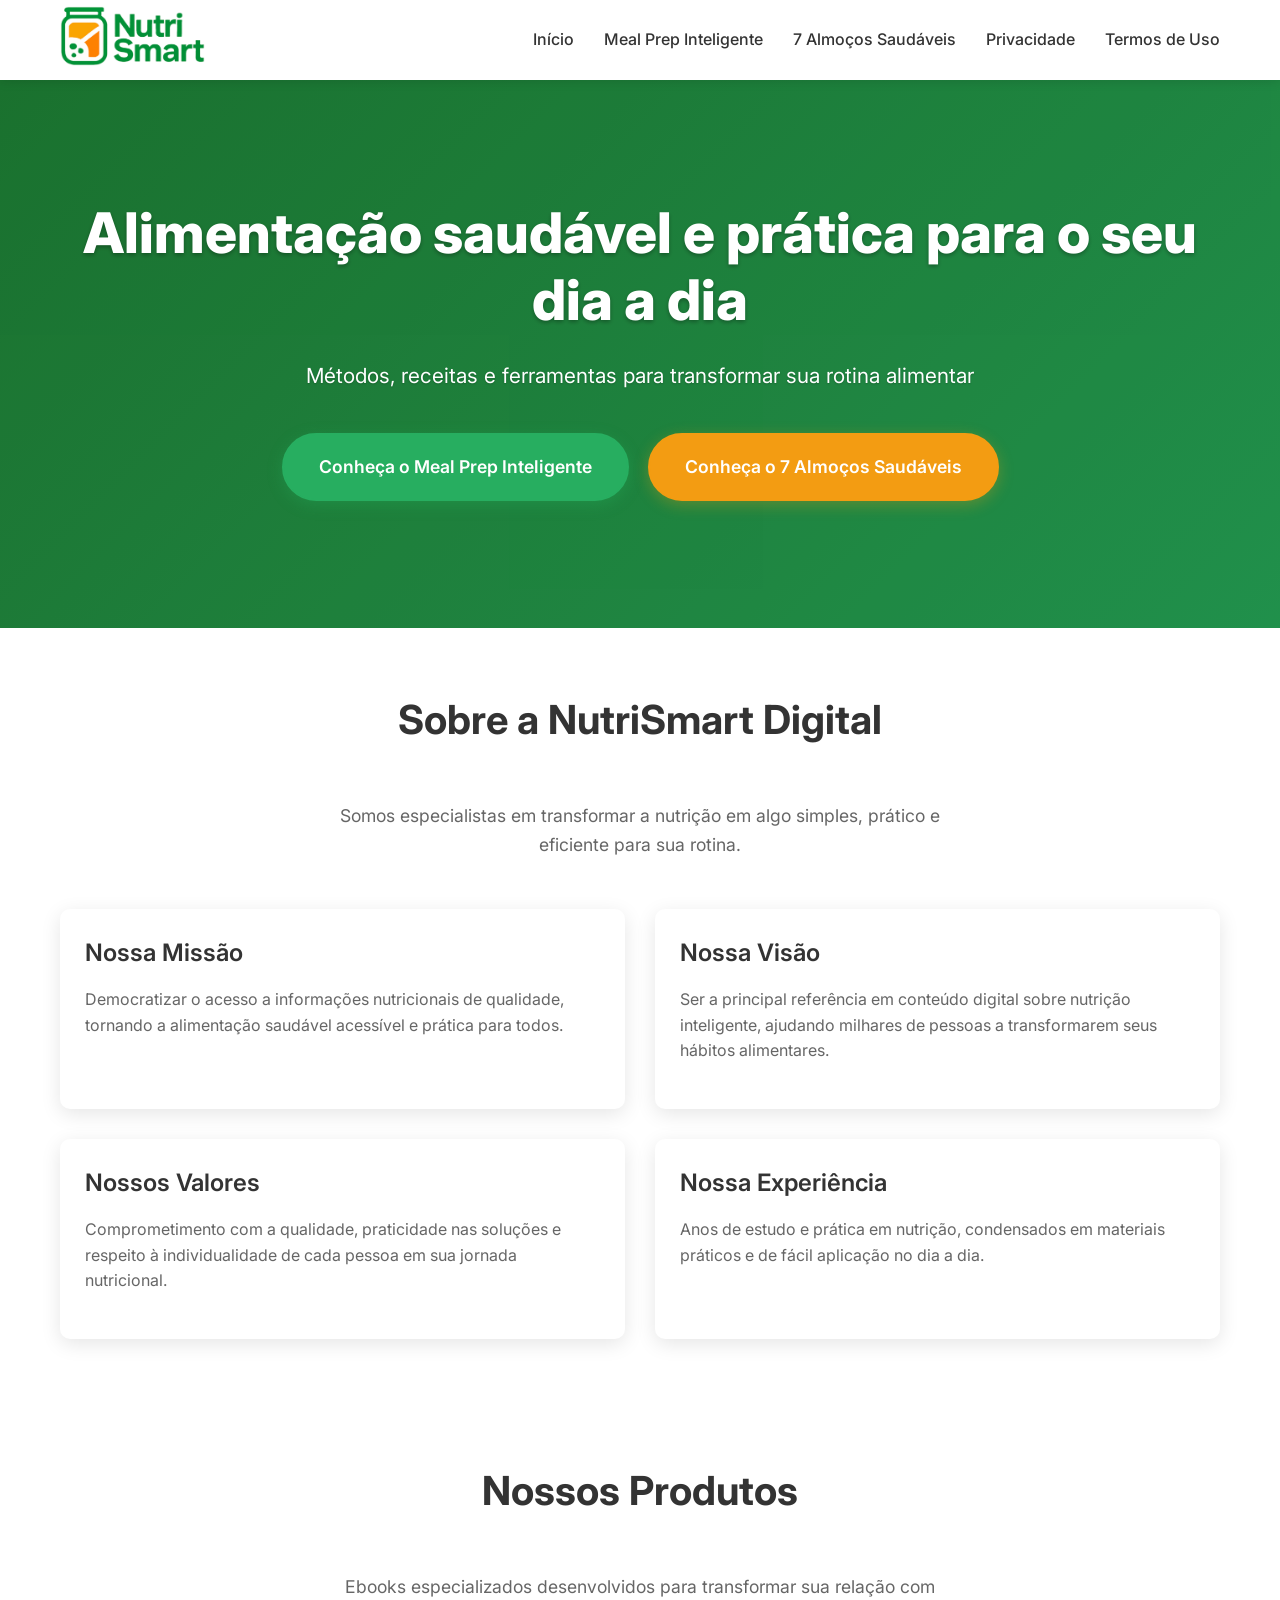
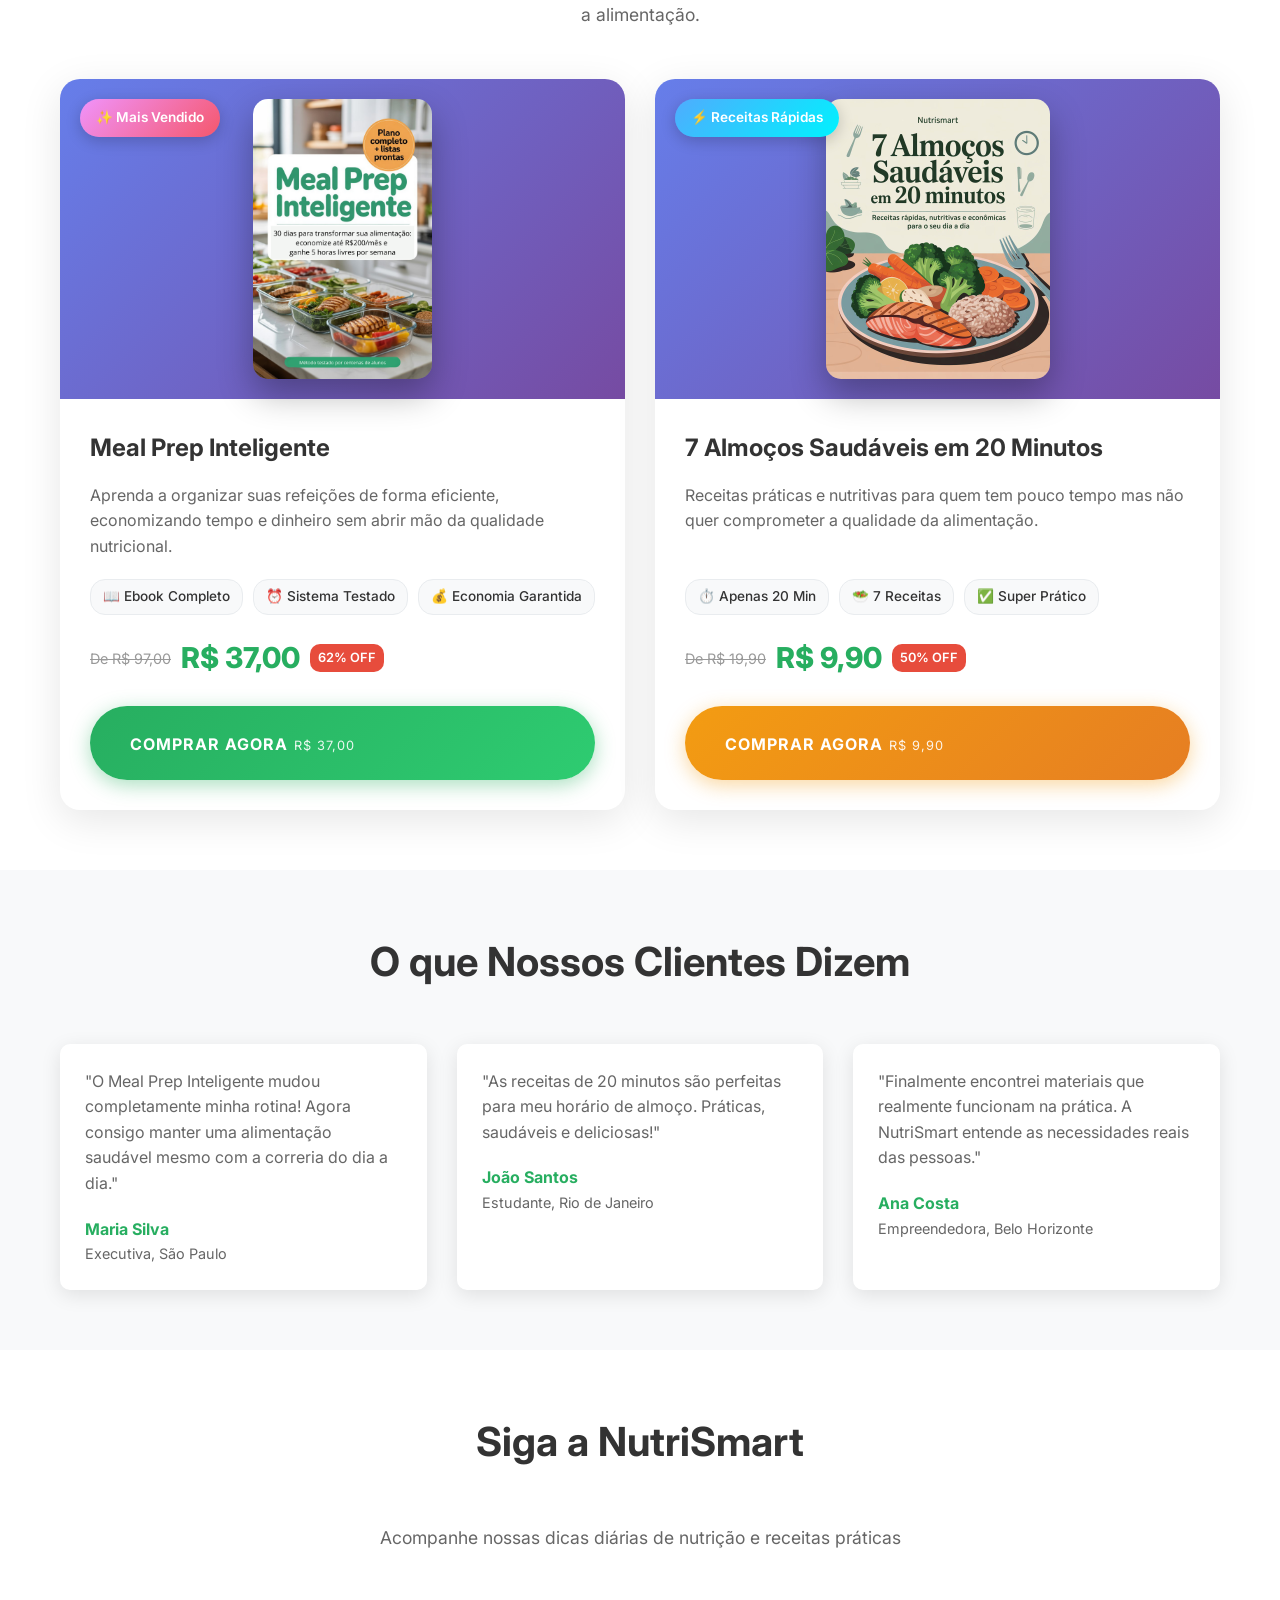
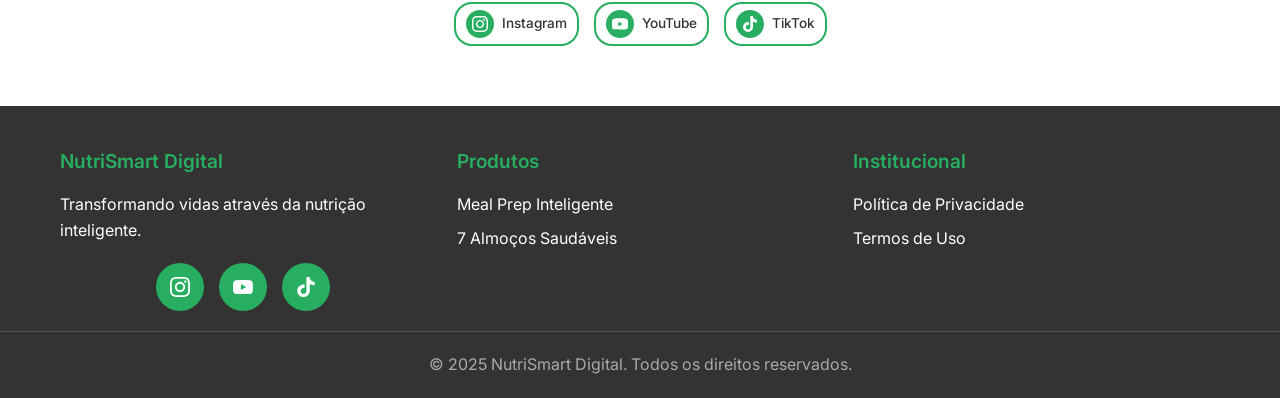
<file: index.html>
<!DOCTYPE html>
<html lang="pt-BR">
<head>
    <meta charset="UTF-8">
    <meta name="viewport" content="width=device-width, initial-scale=1.0">
    
    <!-- Primary Meta Tags -->
    <title>NutriSmart Digital - Transforme sua Alimentação com Inteligência</title>
    <meta name="title" content="NutriSmart Digital - Transforme sua Alimentação com Inteligência">
    <meta name="description" content="NutriSmart Digital oferece ebooks especializados em nutrição inteligente para uma vida mais saudável e prática. Meal prep, receitas rápidas e alimentação saudável.">
    <meta name="keywords" content="nutrição, alimentação saudável, meal prep, ebooks nutrição, receitas saudáveis, dieta, emagrecimento, vida saudável">
    <meta name="author" content="NutriSmart Digital">
    <meta name="robots" content="index, follow">
    <link rel="canonical" href="http://nutrismartdigital.com.br/">
    <link rel="shortcut icon" href="favicon.ico" type="image/x-icon">
    <!-- Open Graph / Facebook -->
    <meta property="og:type" content="website">
    <meta property="og:url" content="http://nutrismartdigital.com.br/">
    <meta property="og:title" content="NutriSmart Digital - Transforme sua Alimentação com Inteligência">
    <meta property="og:description" content="Descubra ebooks especializados em nutrição inteligente. Meal prep eficiente e receitas saudáveis para transformar sua rotina alimentar.">
    <meta property="og:image" content="https://i.ibb.co/1GGL9BC9/Nutri-Smart.png">
    <meta property="og:image:alt" content="Logo da NutriSmart Digital - Nutrição Inteligente">
    <meta property="og:image:width" content="1200">
    <meta property="og:image:height" content="630">
    <meta property="og:site_name" content="NutriSmart Digital">
    <meta property="og:locale" content="pt_BR">
    
    <!-- Twitter -->
    <meta name="twitter:card" content="summary_large_image">
    <meta name="twitter:url" content="http://nutrismartdigital.com.br/">
    <meta name="twitter:title" content="NutriSmart Digital - Transforme sua Alimentação com Inteligência">
    <meta name="twitter:description" content="Descubra ebooks especializados em nutrição inteligente. Meal prep eficiente e receitas saudáveis para transformar sua rotina alimentar.">
    <meta name="twitter:image" content="https://i.ibb.co/1GGL9BC9/Nutri-Smart.png">
    <meta name="twitter:image:alt" content="Logo da NutriSmart Digital">
    <meta name="twitter:site" content="@nutrismart_digital">
    <meta name="twitter:creator" content="@nutrismart_digital">
    
    <!-- Additional SEO Meta Tags -->
    <meta name="theme-color" content="#27ae60">
    <meta name="msapplication-TileColor" content="#27ae60">
    <meta name="application-name" content="NutriSmart Digital">
    <meta name="mobile-web-app-capable" content="yes">
    <meta name="apple-mobile-web-app-capable" content="yes">
    <meta name="apple-mobile-web-app-status-bar-style" content="default">
    <meta name="apple-mobile-web-app-title" content="NutriSmart Digital">
    
    <!-- Structured Data -->
    <script type="application/ld+json">
    {
        "@context": "https://schema.org",
        "@type": "Organization",
        "name": "NutriSmart Digital",
        "url": "http://nutrismartdigital.com.br/",
        "logo": "https://i.ibb.co/1GGL9BC9/Nutri-Smart.png",
        "description": "NutriSmart Digital oferece ebooks especializados em nutrição inteligente para uma vida mais saudável e prática.",
        "sameAs": [
            "https://www.instagram.com/nutrismart.digital/",
            "https://www.youtube.com/@NutriSmart.digital",
            "https://www.tiktok.com/@nutrismart.digital"
        ],
        "contactPoint": {
            "@type": "ContactPoint",
            "contactType": "customer service",
            "availableLanguage": "Portuguese"
        }
    }
    </script>
    
    <link rel="stylesheet" href="css/styles.css">
</head>
<body>
    <header>
        <div class="header-container">
            <div class="logo">
                <img src="img/nutrismart-logo.png" alt="NutriSmart Digital">
            </div>
            <nav>
                <ul>
                    <li><a href="index.html">Início</a></li>
                    <li><a href="mealprep-inteligente/index.html">Meal Prep Inteligente</a></li>
                    <li><a href="7-almocos-saudaveis-em-20-minutos/index.html">7 Almoços Saudáveis</a></li>
                    <li><a href="politica-de-privacidade.html">Privacidade</a></li>
                    <li><a href="termos-de-uso.html">Termos de Uso</a></li>
                </ul>
            </nav>
            <div class="menu-toggle" onclick="toggleMenu()">
                <span></span>
                <span></span>
                <span></span>
            </div>
        </div>
    </header>

    <main>
        <!-- Hero Section -->
        <section class="hero">
            <div class="container">
                <h1>Alimentação saudável e prática para o seu dia a dia</h1>
                <p>Métodos, receitas e ferramentas para transformar sua rotina alimentar</p>
                <div style="margin-top: 30px;">
                    <a href="mealprep-inteligente/index.html" class="btn btn-primary" style="margin-right: 15px;">Conheça o Meal Prep Inteligente</a>
                    <a href="7-almocos-saudaveis-em-20-minutos/index.html" class="btn btn-secondary">Conheça o 7 Almoços Saudáveis</a>
                </div>
            </div>
        </section>

        <!-- Sobre a NutriSmart -->
        <section class="section">
            <div class="container">
                <h2 class="section-title">Sobre a NutriSmart Digital</h2>
                <p class="section-subtitle">Somos especialistas em transformar a nutrição em algo simples, prático e eficiente para sua rotina.</p>
                
                <div class="grid grid-2">
                    <div class="card">
                        <div class="card-content">
                            <h3 class="card-title">Nossa Missão</h3>
                            <p class="card-text">Democratizar o acesso a informações nutricionais de qualidade, tornando a alimentação saudável acessível e prática para todos.</p>
                        </div>
                    </div>
                    
                    <div class="card">
                        <div class="card-content">
                            <h3 class="card-title">Nossa Visão</h3>
                            <p class="card-text">Ser a principal referência em conteúdo digital sobre nutrição inteligente, ajudando milhares de pessoas a transformarem seus hábitos alimentares.</p>
                        </div>
                    </div>
                    
                    <div class="card">
                        <div class="card-content">
                            <h3 class="card-title">Nossos Valores</h3>
                            <p class="card-text">Comprometimento com a qualidade, praticidade nas soluções e respeito à individualidade de cada pessoa em sua jornada nutricional.</p>
                        </div>
                    </div>
                    
                    <div class="card">
                        <div class="card-content">
                            <h3 class="card-title">Nossa Experiência</h3>
                            <p class="card-text">Anos de estudo e prática em nutrição, condensados em materiais práticos e de fácil aplicação no dia a dia.</p>
                        </div>
                    </div>
                </div>
            </div>
        </section>

        <!-- Nossos Produtos -->
        <section id="produtos" class="section">
            <div class="container">
                <h2 class="section-title">Nossos Produtos</h2>
                <p class="section-subtitle">Ebooks especializados desenvolvidos para transformar sua relação com a alimentação.</p>
                
                <div class="grid grid-2">
                    <div class="product-card enhanced">
                        <div class="product-badge bestseller">✨ Mais Vendido</div>
                        <div class="product-image-container">
                            <img src="img/meal-prep-inteligente.png" alt="Meal Prep Inteligente" class="product-image no-select">
                        </div>
                        <div class="product-content">
                            <h3 class="card-title">Meal Prep Inteligente</h3>
                            <p class="card-text">Aprenda a organizar suas refeições de forma eficiente, economizando tempo e dinheiro sem abrir mão da qualidade nutricional.</p>
                            <div class="product-features">
                                <div class="feature">📖 Ebook Completo</div>
                                <div class="feature">⏰ Sistema Testado</div>
                                <div class="feature">💰 Economia Garantida</div>
                            </div>
                            <div class="product-pricing">
                                <span class="original-price">De R$ 97,00</span>
                                <span class="current-price">R$ 37,00</span>
                                <span class="discount-badge">62% OFF</span>
                            </div>
                            <a href="mealprep-inteligente/index.html" class="btn btn-cta btn-cta-primary">
                                <span class="btn-text">Comprar Agora</span>
                                <span class="btn-subtitle">R$ 37,00</span>
                            </a>
                        </div>
                    </div>
                    
                    <div class="product-card enhanced">
                        <div class="product-badge quick">⚡ Receitas Rápidas</div>
                        <div class="product-image-container">
                            <img src="img/7-almocos-saudaveis.jpg" alt="7 Almoços Saudáveis em 20 Minutos" class="product-image no-select">
                        </div>
                        <div class="product-content">
                            <h3 class="card-title">7 Almoços Saudáveis em 20 Minutos</h3>
                            <p class="card-text">Receitas práticas e nutritivas para quem tem pouco tempo mas não quer comprometer a qualidade da alimentação.</p>
                            <div class="product-features">
                                <div class="feature">⏱️ Apenas 20 Min</div>
                                <div class="feature">🥗 7 Receitas</div>
                                <div class="feature">✅ Super Prático</div>
                            </div>
                            <div class="product-pricing">
                                <span class="original-price">De R$ 19,90</span>
                                <span class="current-price">R$ 9,90</span>
                                <span class="discount-badge">50% OFF</span>
                            </div>
                            <a href="7-almocos-saudaveis-em-20-minutos/index.html" class="btn btn-cta btn-cta-secondary">
                                <span class="btn-text">Comprar Agora</span>
                                <span class="btn-subtitle">R$ 9,90</span>
                            </a>
                        </div>
                    </div>
                </div>
            </div>
        </section>

        <!-- Prova Social -->
        <section class="section" style="background-color: #f8f9fa;">
            <div class="container">
                <h2 class="section-title">O que Nossos Clientes Dizem</h2>
                
                <div class="grid grid-3">
                    <div class="card">
                        <div class="card-content">
                            <p class="card-text">"O Meal Prep Inteligente mudou completamente minha rotina! Agora consigo manter uma alimentação saudável mesmo com a correria do dia a dia."</p>
                            <h4 style="color: #27ae60; margin-top: 15px;">Maria Silva</h4>
                            <p style="font-size: 0.9rem; color: #666;">Executiva, São Paulo</p>
                        </div>
                    </div>
                    
                    <div class="card">
                        <div class="card-content">
                            <p class="card-text">"As receitas de 20 minutos são perfeitas para meu horário de almoço. Práticas, saudáveis e deliciosas!"</p>
                            <h4 style="color: #27ae60; margin-top: 15px;">João Santos</h4>
                            <p style="font-size: 0.9rem; color: #666;">Estudante, Rio de Janeiro</p>
                        </div>
                    </div>
                    
                    <div class="card">
                        <div class="card-content">
                            <p class="card-text">"Finalmente encontrei materiais que realmente funcionam na prática. A NutriSmart entende as necessidades reais das pessoas."</p>
                            <h4 style="color: #27ae60; margin-top: 15px;">Ana Costa</h4>
                            <p style="font-size: 0.9rem; color: #666;">Empreendedora, Belo Horizonte</p>
                        </div>
                    </div>
                </div>
            </div>
        </section>

        <!-- Siga a NutriSmart -->
        <section class="section">
            <div class="container">
                <h2 class="section-title">Siga a NutriSmart</h2>
                <p class="section-subtitle">Acompanhe nossas dicas diárias de nutrição e receitas práticas</p>
                
                <div class="social-icons">
                    <a href="https://www.instagram.com/nutrismart.digital/" target="_blank" class="social-icon">
                        <div class="social-icon-circle">
                            <svg xmlns="http://www.w3.org/2000/svg" viewBox="0 0 24 24" fill="currentColor">
                                <path d="M12 2.163c3.204 0 3.584.012 4.85.07 3.252.148 4.771 1.691 4.919 4.919.058 1.265.069 1.645.069 4.849 0 3.205-.012 3.584-.069 4.849-.149 3.225-1.664 4.771-4.919 4.919-1.266.058-1.644.07-4.85.07-3.204 0-3.584-.012-4.849-.07-3.26-.149-4.771-1.699-4.919-4.92-.058-1.265-.07-1.644-.07-4.849 0-3.204.013-3.583.07-4.849.149-3.227 1.664-4.771 4.919-4.919 1.266-.057 1.645-.069 4.849-.069zm0-2.163c-3.259 0-3.667.014-4.947.072-4.358.2-6.78 2.618-6.98 6.98-.059 1.281-.073 1.689-.073 4.948 0 3.259.014 3.668.072 4.948.2 4.358 2.618 6.78 6.98 6.98 1.281.058 1.689.072 4.948.072 3.259 0 3.668-.014 4.948-.072 4.354-.2 6.782-2.618 6.979-6.98.059-1.28.073-1.689.073-4.948 0-3.259-.014-3.667-.072-4.947-.196-4.354-2.617-6.78-6.979-6.98-1.281-.059-1.69-.073-4.949-.073zm0 5.838c-3.403 0-6.162 2.759-6.162 6.162s2.759 6.163 6.162 6.163 6.162-2.759 6.162-6.163c0-3.403-2.759-6.162-6.162-6.162zm0 10.162c-2.209 0-4-1.79-4-4 0-2.209 1.791-4 4-4s4 1.791 4 4c0 2.21-1.791 4-4 4zm6.406-11.845c-.796 0-1.441.645-1.441 1.44s.645 1.44 1.441 1.44c.795 0 1.439-.645 1.439-1.44s-.644-1.44-1.439-1.44z"/>
                            </svg>
                        </div>
                        <span class="social-icon-text">Instagram</span>
                    </a>
                    <a href="https://www.youtube.com/@NutriSmart.digital" target="_blank" class="social-icon">
                        <div class="social-icon-circle">
                            <svg xmlns="http://www.w3.org/2000/svg" viewBox="0 0 24 24" fill="currentColor">
                                <path d="M23.498 6.186a3.016 3.016 0 0 0-2.122-2.136C19.505 3.545 12 3.545 12 3.545s-7.505 0-9.377.505A3.017 3.017 0 0 0 .502 6.186C0 8.07 0 12 0 12s0 3.93.502 5.814a3.016 3.016 0 0 0 2.122 2.136c1.871.505 9.376.505 9.376.505s7.505 0 9.377-.505a3.015 3.015 0 0 0 2.122-2.136C24 15.93 24 12 24 12s0-3.93-.502-5.814zM9.545 15.568V8.432L15.818 12l-6.273 3.568z"/>
                            </svg>
                        </div>
                        <span class="social-icon-text">YouTube</span>
                    </a>
                    <a href="https://www.tiktok.com/@nutrismart.digital" target="_blank" class="social-icon">
                        <div class="social-icon-circle">
                            <svg xmlns="http://www.w3.org/2000/svg" viewBox="0 0 24 24" fill="currentColor">
                                <path d="M12.525.02c1.31-.02 2.61-.01 3.91-.02.08 1.53.63 3.09 1.75 4.17 1.12 1.11 2.7 1.62 4.24 1.79v4.03c-1.44-.05-2.89-.35-4.2-.97-.57-.26-1.1-.59-1.62-.93-.01 2.92.01 5.84-.02 8.75-.08 1.4-.54 2.79-1.35 3.94-1.31 1.92-3.58 3.17-5.91 3.21-1.43.08-2.86-.31-4.08-1.03-2.02-1.19-3.44-3.37-3.65-5.71-.02-.5-.03-1-.01-1.49.18-1.9 1.12-3.72 2.58-4.96 1.66-1.44 3.98-2.13 6.15-1.72.02 1.48-.04 2.96-.04 4.44-.99-.32-2.15-.23-3.02.37-.63.41-1.11 1.04-1.36 1.75-.21.51-.15 1.07-.14 1.61.24 1.64 1.82 3.02 3.5 2.87 1.12-.01 2.19-.66 2.77-1.61.19-.33.4-.67.41-1.06.1-1.79.06-3.57.07-5.36.01-4.03-.01-8.05.02-12.07z"/>
                            </svg>
                        </div>
                        <span class="social-icon-text">TikTok</span>
                    </a>
                </div>
            </div>
        </section>
    </main>

    <footer>
        <div class="footer-content">
            <div class="footer-section">
                <h3>NutriSmart Digital</h3>
                <p>Transformando vidas através da nutrição inteligente.</p>
                <div class="social-icons">
                    <a href="https://www.instagram.com/nutrismart.digital/" target="_blank" class="social-icon">
                        <svg xmlns="http://www.w3.org/2000/svg" viewBox="0 0 24 24" fill="currentColor">
                            <path d="M12 2.163c3.204 0 3.584.012 4.85.07 3.252.148 4.771 1.691 4.919 4.919.058 1.265.069 1.645.069 4.849 0 3.205-.012 3.584-.069 4.849-.149 3.225-1.664 4.771-4.919 4.919-1.266.058-1.644.07-4.85.07-3.204 0-3.584-.012-4.849-.07-3.26-.149-4.771-1.699-4.919-4.92-.058-1.265-.07-1.644-.07-4.849 0-3.204.013-3.583.07-4.849.149-3.227 1.664-4.771 4.919-4.919 1.266-.057 1.645-.069 4.849-.069zm0-2.163c-3.259 0-3.667.014-4.947.072-4.358.2-6.78 2.618-6.98 6.98-.059 1.281-.073 1.689-.073 4.948 0 3.259.014 3.668.072 4.948.2 4.358 2.618 6.78 6.98 6.98 1.281.058 1.689.072 4.948.072 3.259 0 3.668-.014 4.948-.072 4.354-.2 6.782-2.618 6.979-6.98.059-1.28.073-1.689.073-4.948 0-3.259-.014-3.667-.072-4.947-.196-4.354-2.617-6.78-6.979-6.98-1.281-.059-1.69-.073-4.949-.073zm0 5.838c-3.403 0-6.162 2.759-6.162 6.162s2.759 6.163 6.162 6.163 6.162-2.759 6.162-6.163c0-3.403-2.759-6.162-6.162-6.162zm0 10.162c-2.209 0-4-1.79-4-4 0-2.209 1.791-4 4-4s4 1.791 4 4c0 2.21-1.791 4-4 4zm6.406-11.845c-.796 0-1.441.645-1.441 1.44s.645 1.44 1.441 1.44c.795 0 1.439-.645 1.439-1.44s-.644-1.44-1.439-1.44z"/>
                        </svg>
                    </a>
                    <a href="https://www.youtube.com/@NutriSmart.digital" target="_blank" class="social-icon">
                        <svg xmlns="http://www.w3.org/2000/svg" viewBox="0 0 24 24" fill="currentColor">
                            <path d="M23.498 6.186a3.016 3.016 0 0 0-2.122-2.136C19.505 3.545 12 3.545 12 3.545s-7.505 0-9.377.505A3.017 3.017 0 0 0 .502 6.186C0 8.07 0 12 0 12s0 3.93.502 5.814a3.016 3.016 0 0 0 2.122 2.136c1.871.505 9.376.505 9.376.505s7.505 0 9.377-.505a3.015 3.015 0 0 0 2.122-2.136C24 15.93 24 12 24 12s0-3.93-.502-5.814zM9.545 15.568V8.432L15.818 12l-6.273 3.568z"/>
                        </svg>
                    </a>
                    <a href="https://www.tiktok.com/@nutrismart.digital" target="_blank" class="social-icon">
                        <svg xmlns="http://www.w3.org/2000/svg" viewBox="0 0 24 24" fill="currentColor">
                            <path d="M12.525.02c1.31-.02 2.61-.01 3.91-.02.08 1.53.63 3.09 1.75 4.17 1.12 1.11 2.7 1.62 4.24 1.79v4.03c-1.44-.05-2.89-.35-4.2-.97-.57-.26-1.1-.59-1.62-.93-.01 2.92.01 5.84-.02 8.75-.08 1.4-.54 2.79-1.35 3.94-1.31 1.92-3.58 3.17-5.91 3.21-1.43.08-2.86-.31-4.08-1.03-2.02-1.19-3.44-3.37-3.65-5.71-.02-.5-.03-1-.01-1.49.18-1.9 1.12-3.72 2.58-4.96 1.66-1.44 3.98-2.13 6.15-1.72.02 1.48-.04 2.96-.04 4.44-.99-.32-2.15-.23-3.02.37-.63.41-1.11 1.04-1.36 1.75-.21.51-.15 1.07-.14 1.61.24 1.64 1.82 3.02 3.5 2.87 1.12-.01 2.19-.66 2.77-1.61.19-.33.4-.67.41-1.06.1-1.79.06-3.57.07-5.36.01-4.03-.01-8.05.02-12.07z"/>
                        </svg>
                    </a>
                </div>
            </div>
            
            <div class="footer-section">
                <h3>Produtos</h3>
                <ul>
                    <li><a href="mealprep-inteligente/index.html">Meal Prep Inteligente</a></li>
                    <li><a href="7-almocos-saudaveis-em-20-minutos/index.html">7 Almoços Saudáveis</a></li>
                </ul>
            </div>
            
            <div class="footer-section">
                <h3>Institucional</h3>
                <ul>
                    <li><a href="politica-de-privacidade.html">Política de Privacidade</a></li>
                    <li><a href="termos-de-uso.html">Termos de Uso</a></li>
                </ul>
            </div>
        </div>
        
        <div class="footer-bottom">
            <div class="container">
                <p>&copy; 2025 NutriSmart Digital. Todos os direitos reservados.</p>
            </div>
        </div>
    </footer>

    <script src="js/script.js"></script>
</body>
</html>
</file>
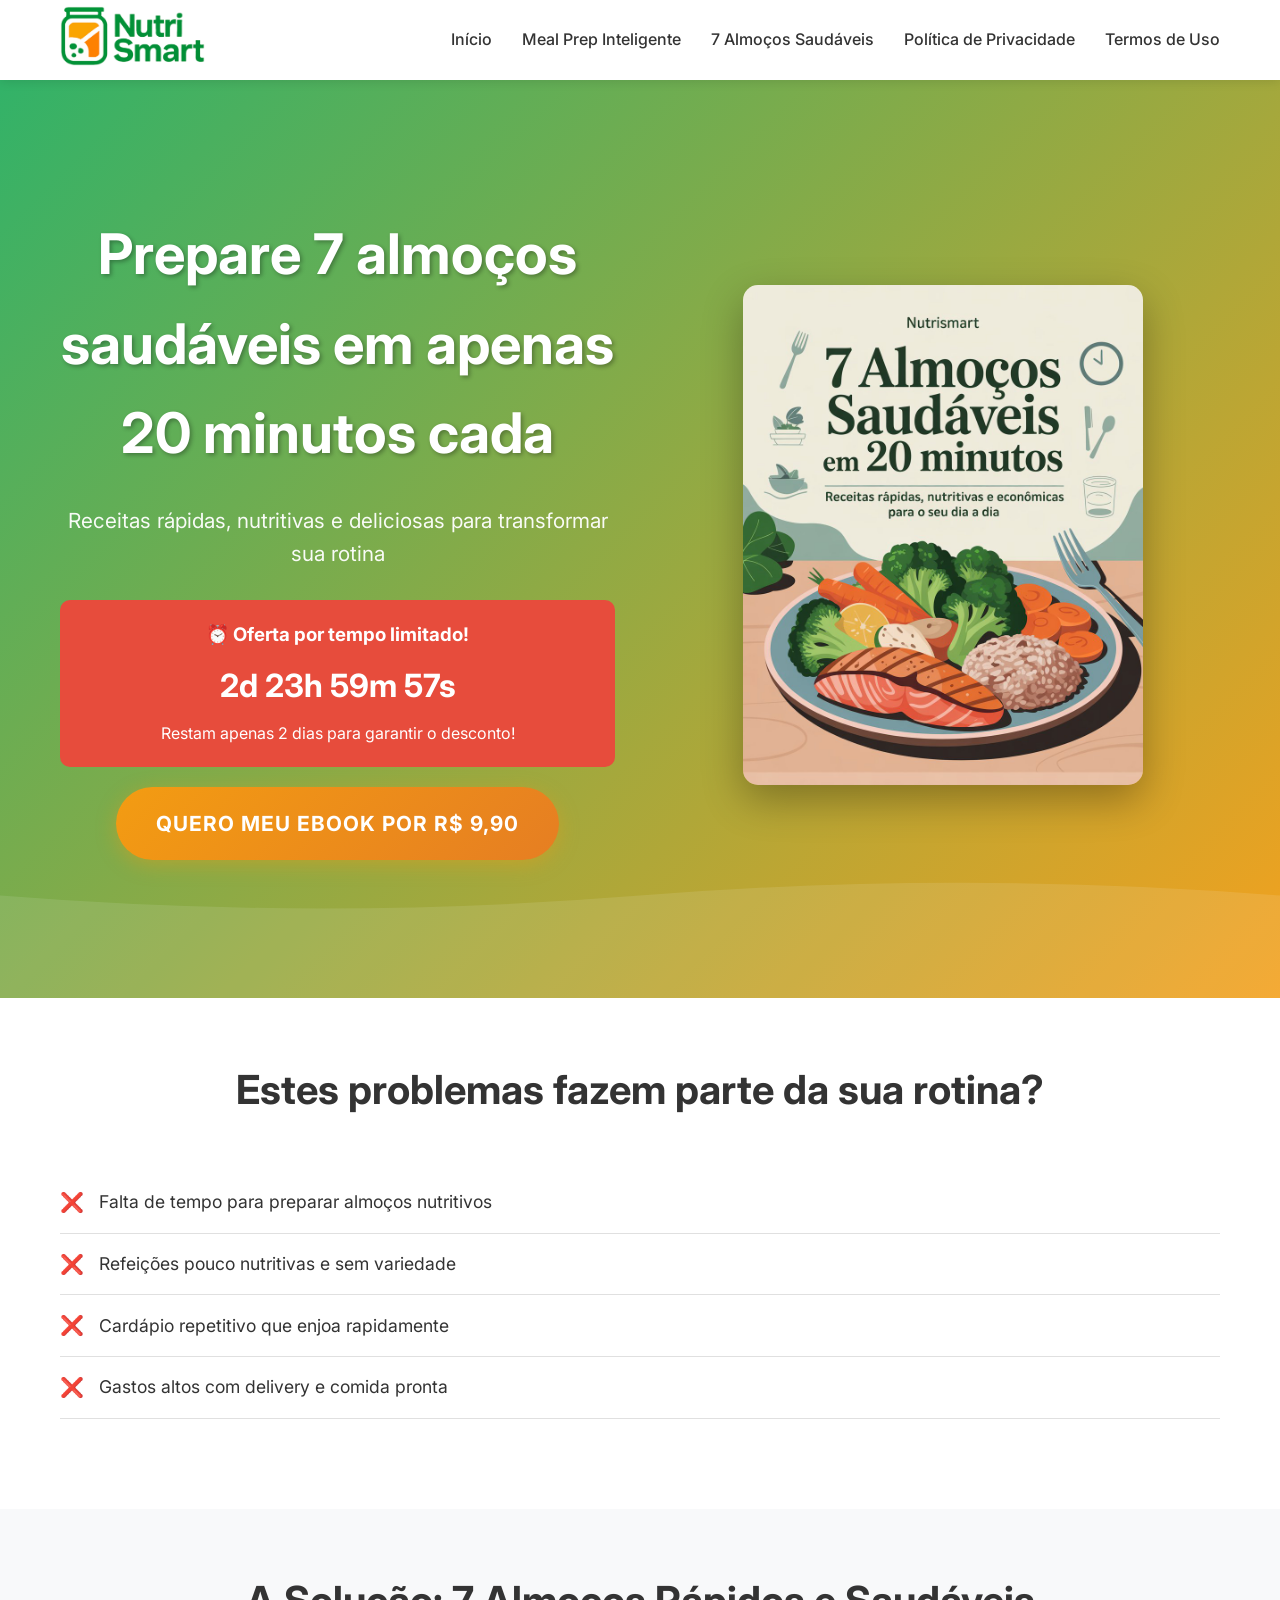
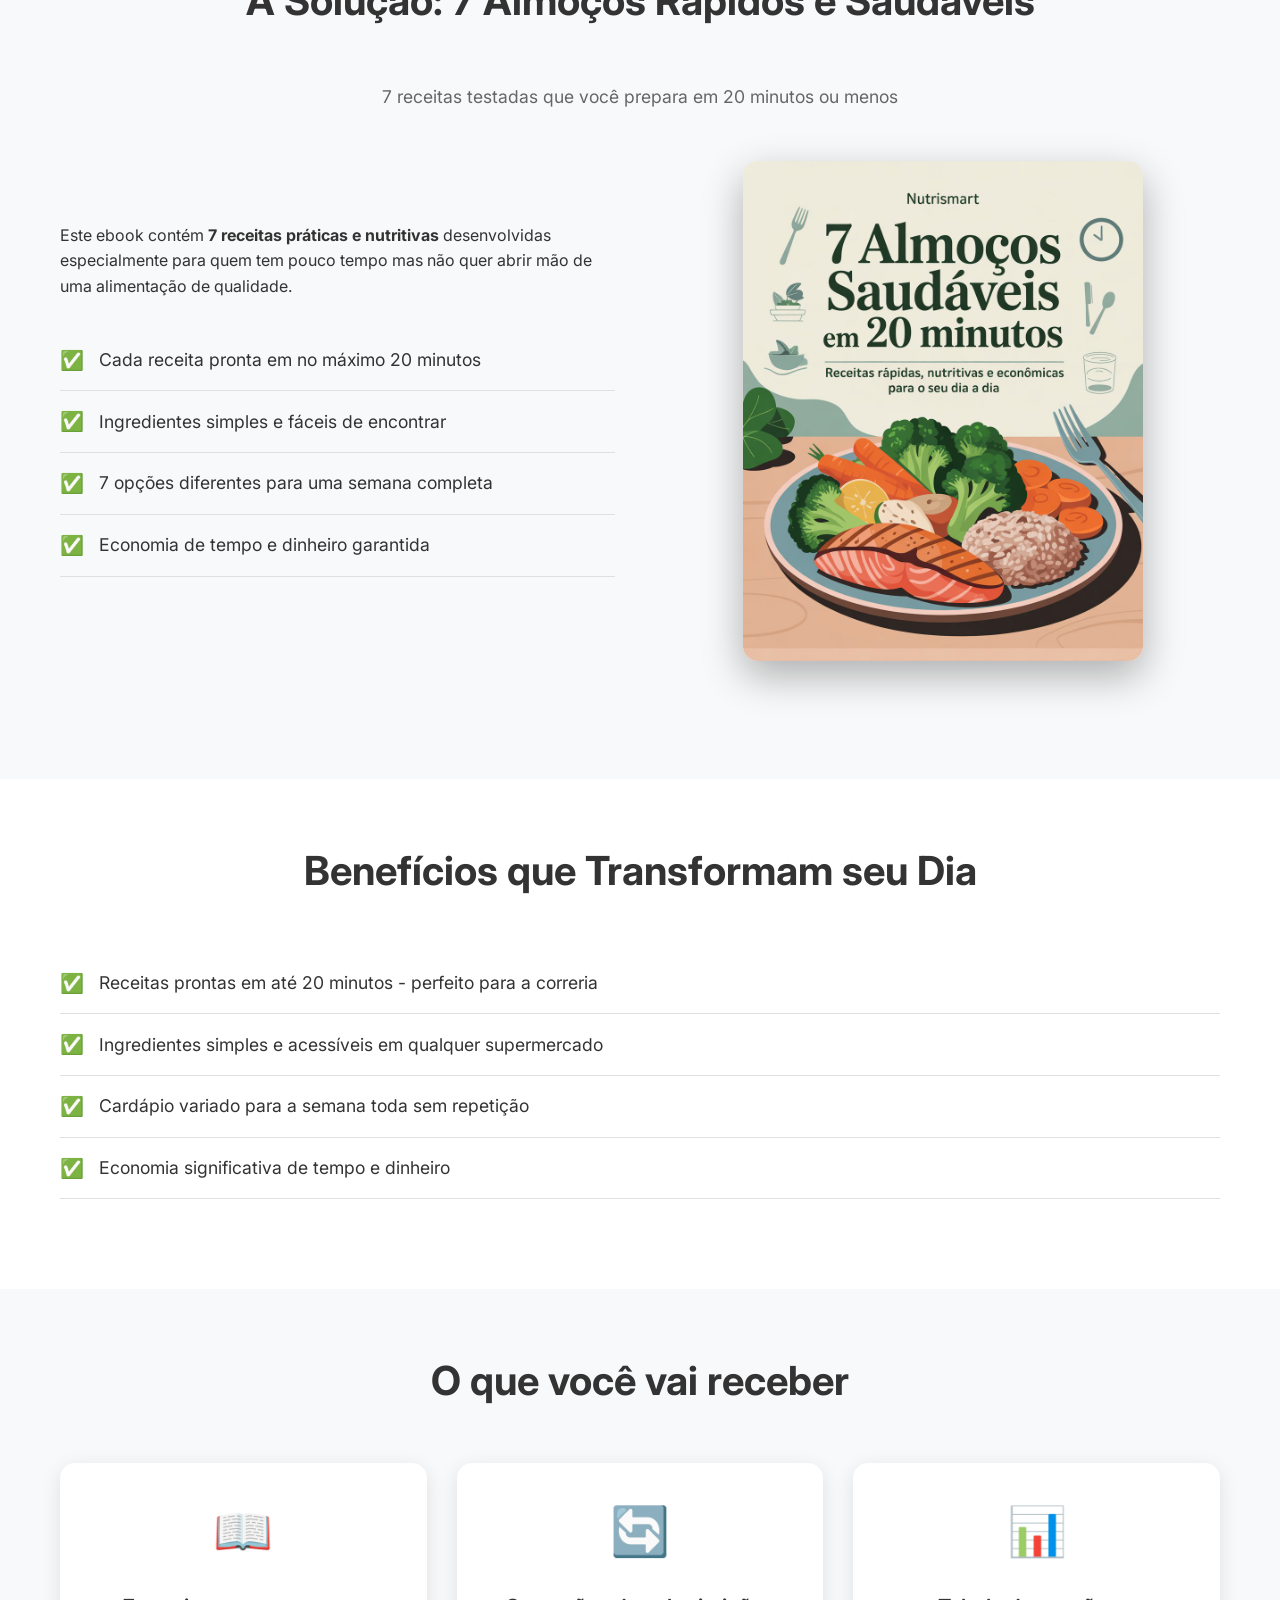
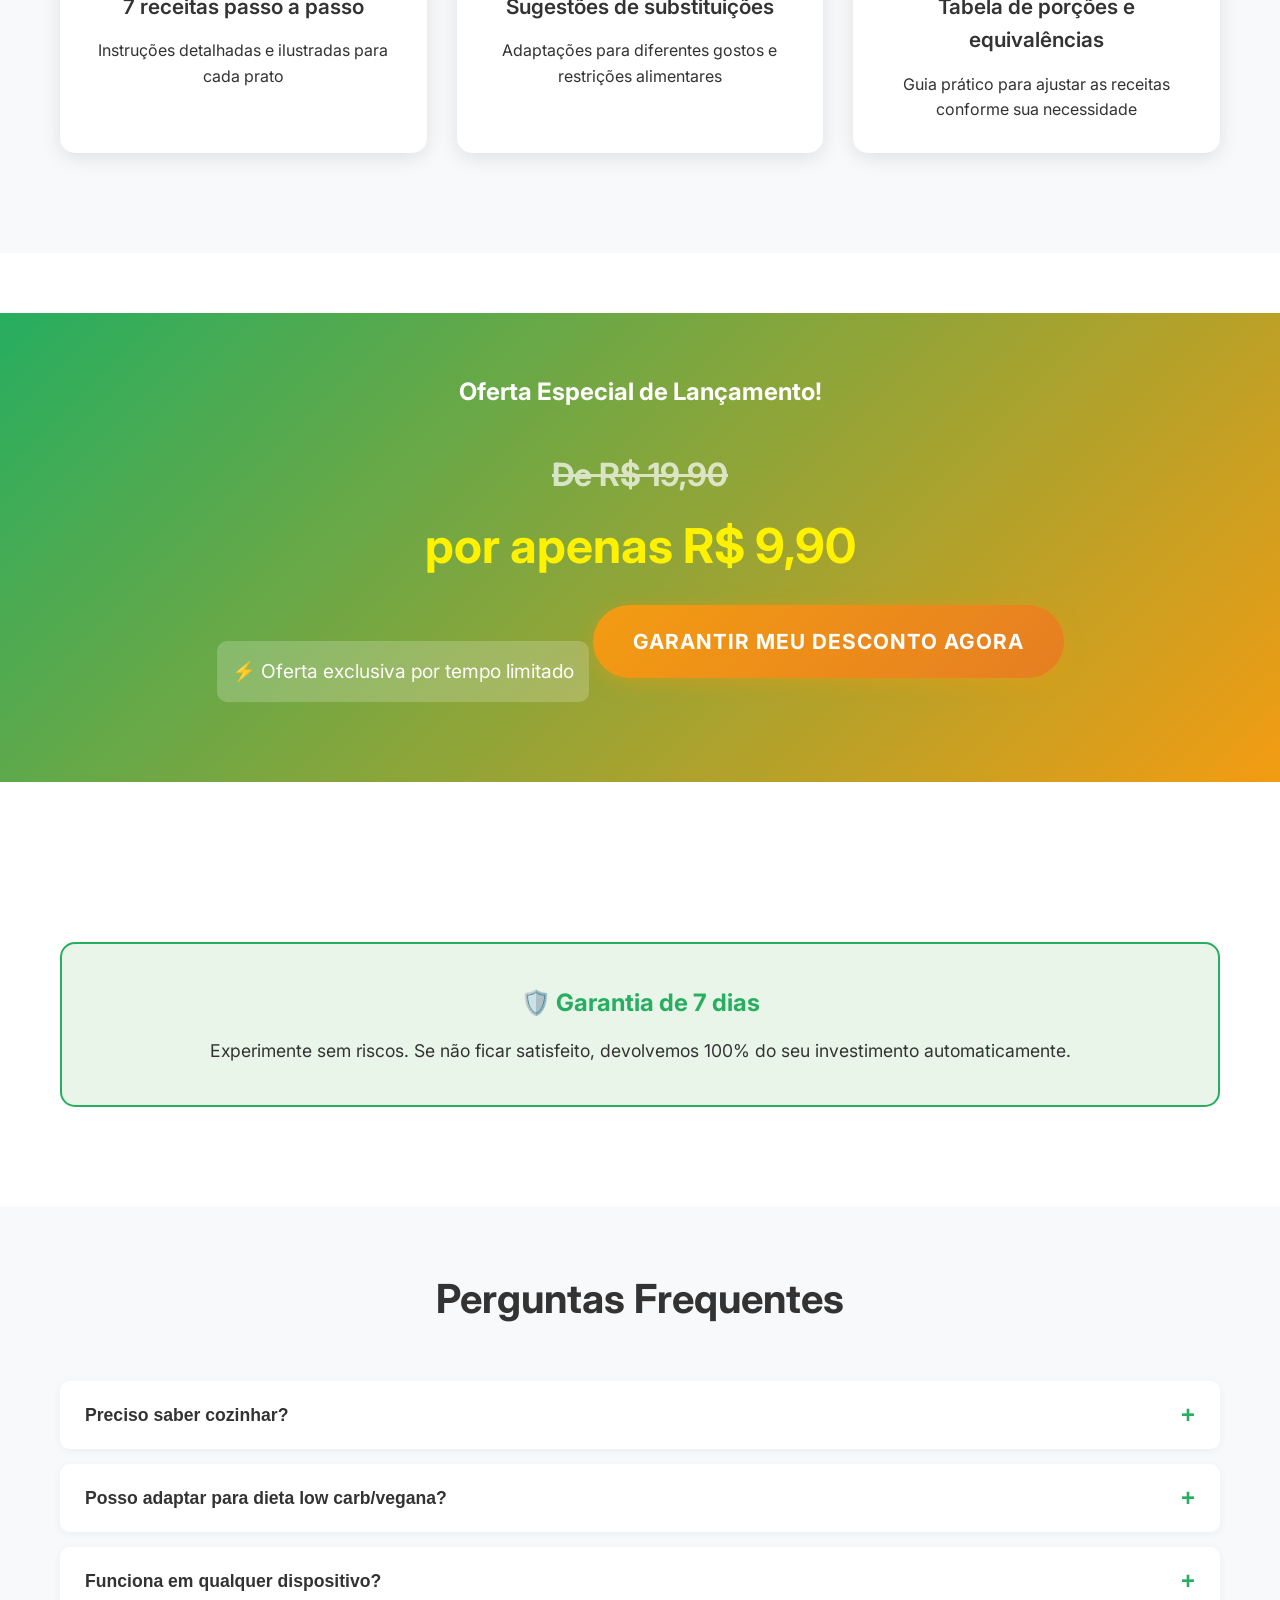
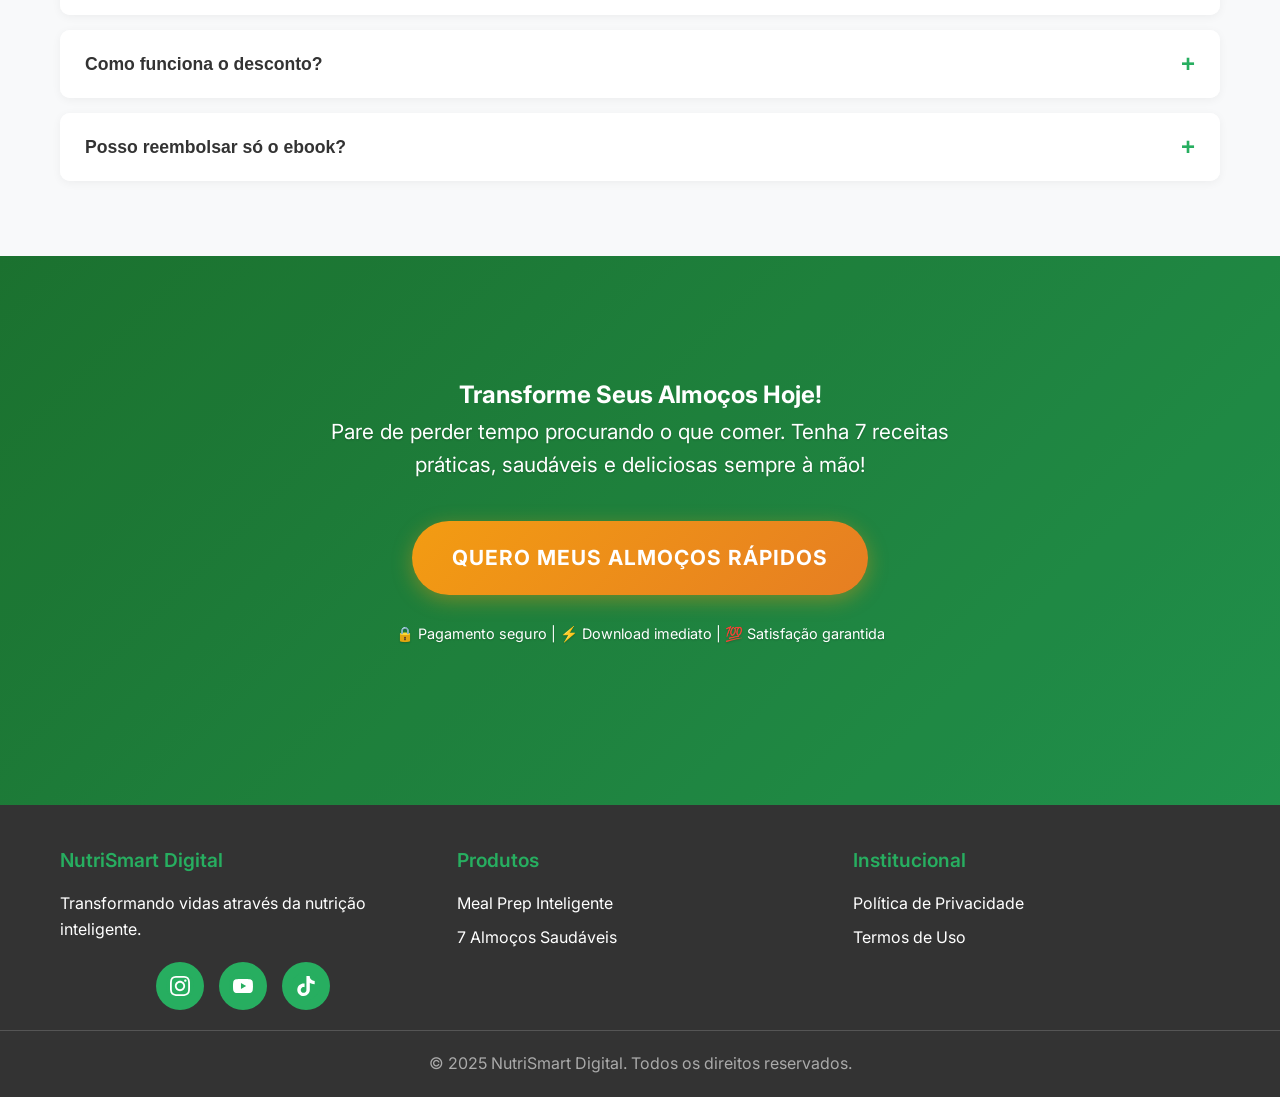
<file: 7-almocos-saudaveis-em-20-minutos/index.html>
<!DOCTYPE html>
<html lang="pt-BR">
<head>
    <meta charset="UTF-8">
    <meta name="viewport" content="width=device-width, initial-scale=1.0">
    
    <!-- Primary Meta Tags -->
    <title>7 Almoços Saudáveis em 20 Minutos - Receitas Rápidas | NutriSmart Digital</title>
    <meta name="title" content="7 Almoços Saudáveis em 20 Minutos - Receitas Rápidas | NutriSmart Digital">
    <meta name="description" content="Prepare 7 almoços saudáveis em apenas 20 minutos cada. Ebook com receitas rápidas, nutritivas e deliciosas para transformar sua rotina alimentar.">
    <meta name="keywords" content="receitas rápidas, almoços saudáveis, ebook receitas, comida rápida saudável, 20 minutos, refeições práticas, alimentação corrida">
    <meta name="author" content="NutriSmart Digital">
    <meta name="robots" content="index, follow">
    <link rel="canonical" href="http://nutrismartdigital.com.br/7-almocos-saudaveis-em-20-minutos/">
    
    <!-- Open Graph / Facebook -->
    <meta property="og:type" content="product">
    <meta property="og:url" content="http://nutrismartdigital.com.br/7-almocos-saudaveis-em-20-minutos/">
    <meta property="og:title" content="7 Almoços Saudáveis em 20 Minutos - Receitas Rápidas e Nutritivas">
    <meta property="og:description" content="Ebook com 7 receitas práticas para almoços saudáveis prontos em 20 minutos. Perfeito para quem tem pouco tempo mas não quer abrir mão da qualidade.">
    <meta property="og:image" content="https://i.ibb.co/wrjvVVch/7-Almo-os-Saud-veis-em-20-Minutos.jpg">
    <meta property="og:image:alt" content="Capa do ebook 7 Almoços Saudáveis em 20 Minutos - Receitas Rápidas">
    <meta property="og:image:width" content="1200">
    <meta property="og:image:height" content="630">
    <meta property="og:site_name" content="NutriSmart Digital">
    <meta property="og:locale" content="pt_BR">
    <meta property="product:price:amount" content="9.90">
    <meta property="product:price:currency" content="BRL">
    
    <!-- Twitter -->
    <meta name="twitter:card" content="summary_large_image">
    <meta name="twitter:url" content="http://nutrismartdigital.com.br/7-almocos-saudaveis-em-20-minutos/">
    <meta name="twitter:title" content="7 Almoços Saudáveis em 20 Minutos - Receitas Rápidas e Nutritivas">
    <meta name="twitter:description" content="Ebook com 7 receitas práticas para almoços saudáveis prontos em 20 minutos. Perfeito para quem tem pouco tempo mas não quer abrir mão da qualidade.">
    <meta name="twitter:image" content="https://i.ibb.co/wrjvVVch/7-Almo-os-Saud-veis-em-20-Minutos.jpg">
    <meta name="twitter:image:alt" content="Capa do ebook 7 Almoços Saudáveis em 20 Minutos">
    <meta name="twitter:site" content="@nutrismart_digital">
    
    <!-- Additional SEO Meta Tags -->
    <meta name="theme-color" content="#f39c12">
    
    <!-- Structured Data for Product -->
    <script type="application/ld+json">
    {
        "@context": "https://schema.org",
        "@type": "Product",
        "name": "7 Almoços Saudáveis em 20 Minutos",
        "description": "Ebook com 7 receitas práticas para preparar almoços saudáveis em apenas 20 minutos. Receitas nutritivas e deliciosas para transformar sua rotina.",
        "image": "https://i.ibb.co/wrjvVVch/7-Almo-os-Saud-veis-em-20-Minutos.jpg",
        "brand": {
            "@type": "Brand",
            "name": "NutriSmart Digital"
        },
        "offers": {
            "@type": "Offer",
            "price": "9.90",
            "priceCurrency": "BRL",
            "availability": "https://schema.org/InStock",
            "url": "http://nutrismartdigital.com.br/7-almocos-saudaveis-em-20-minutos/"
        },
        "category": "Ebooks, Receitas, Alimentação Saudável"
    }
    </script>
    
    <link rel="stylesheet" href="../css/styles.css">
</head>
<body>
    <header>
        <div class="header-container">
            <div class="logo">
                <a href="../index.html">
                    <img src="../img/nutrismart-logo.png" alt="NutriSmart Digital">
                </a>
            </div>
            <nav>
                <ul>
                    <li><a href="../index.html">Início</a></li>
                    <li><a href="../mealprep-inteligente/index.html">Meal Prep Inteligente</a></li>
                    <li><a href="index.html">7 Almoços Saudáveis</a></li>
                    <li><a href="../politica-de-privacidade.html">Política de Privacidade</a></li>
                    <li><a href="../termos-de-uso.html">Termos de Uso</a></li>
                </ul>
            </nav>
            <div class="menu-toggle" onclick="toggleMenu()">
                <span></span>
                <span></span>
                <span></span>
            </div>
        </div>
    </header>

    <main>
        <!-- Hero Section -->
        <section class="hero-landing">
            <div class="container">
                <div class="hero-content">
                    <div class="product-showcase">
                        <div class="product-info">
                            <h1>Prepare 7 almoços saudáveis em apenas 20 minutos cada</h1>
                            <p class="subtitle">Receitas rápidas, nutritivas e deliciosas para transformar sua rotina</p>
                            
                            <div id="contador"></div>
                            
                            <a href="https://pay.hotmart.com/P101867097B?off=ghn78tb2&bid=1757737142619" id="botao-compra" class="btn-cta btn-cta-secondary">
                                Quero meu ebook por R$ 9,90
                            </a>
                        </div>
                        
                        <div class="product-cover">
                            <img src="../img/7-almocos-saudaveis.jpg" alt="7 Almoços Saudáveis em 20 Minutos" class="no-select">
                        </div>
                    </div>
                </div>
            </div>
        </section>

        <!-- O Problema -->
        <section class="section">
            <div class="container">
                <h2 class="section-title">Estes problemas fazem parte da sua rotina?</h2>
                
                <ul class="problem-list">
                    <li>Falta de tempo para preparar almoços nutritivos</li>
                    <li>Refeições pouco nutritivas e sem variedade</li>
                    <li>Cardápio repetitivo que enjoa rapidamente</li>
                    <li>Gastos altos com delivery e comida pronta</li>
                </ul>
            </div>
        </section>

        <!-- A Solução -->
        <section class="section" style="background-color: #f8f9fa;">
            <div class="container">
                <h2 class="section-title">A Solução: 7 Almoços Rápidos e Saudáveis</h2>
                <p class="section-subtitle">7 receitas testadas que você prepara em 20 minutos ou menos</p>
                
                <div class="product-showcase">
                    <div class="product-info">
                        <p>Este ebook contém <strong>7 receitas práticas e nutritivas</strong> desenvolvidas especialmente para quem tem pouco tempo mas não quer abrir mão de uma alimentação de qualidade.</p>
                        
                        <ul class="solution-list">
                            <li>Cada receita pronta em no máximo 20 minutos</li>
                            <li>Ingredientes simples e fáceis de encontrar</li>
                            <li>7 opções diferentes para uma semana completa</li>
                            <li>Economia de tempo e dinheiro garantida</li>
                        </ul>
                    </div>
                    
                    <div class="product-cover">
                        <img src="../img/7-almocos-saudaveis.jpg" alt="7 Almoços Saudáveis em 20 Minutos" class="no-select">
                    </div>
                </div>
            </div>
        </section>

        <!-- Benefícios -->
        <section class="section">
            <div class="container">
                <h2 class="section-title">Benefícios que Transformam seu Dia</h2>
                
                <ul class="benefits-list">
                    <li>Receitas prontas em até 20 minutos - perfeito para a correria</li>
                    <li>Ingredientes simples e acessíveis em qualquer supermercado</li>
                    <li>Cardápio variado para a semana toda sem repetição</li>
                    <li>Economia significativa de tempo e dinheiro</li>
                </ul>
            </div>
        </section>

        <!-- O que você vai receber -->
        <section class="section" style="background-color: #f8f9fa;">
            <div class="container">
                <h2 class="section-title">O que você vai receber</h2>
                
                <div class="receive-list">
                    <div class="receive-item">
                        <div class="icon">📖</div>
                        <h4>7 receitas passo a passo</h4>
                        <p>Instruções detalhadas e ilustradas para cada prato</p>
                    </div>
                    
                    <div class="receive-item">
                        <div class="icon">🔄</div>
                        <h4>Sugestões de substituições</h4>
                        <p>Adaptações para diferentes gostos e restrições alimentares</p>
                    </div>
                    
                    <div class="receive-item">
                        <div class="icon">📊</div>
                        <h4>Tabela de porções e equivalências</h4>
                        <p>Guia prático para ajustar as receitas conforme sua necessidade</p>
                    </div>
                </div>
            </div>
        </section>

        <!-- Oferta -->
        <section class="offer-section">
            <div class="container">
                <h2>Oferta Especial de Lançamento!</h2>
                
                <div class="offer-price">
                    <span class="old-price">De R$ 19,90</span><br>
                    <span class="new-price">por apenas R$ 9,90</span>
                </div>
                
                <div class="offer-limited">
                    ⚡ Oferta exclusiva por tempo limitado
                </div>
                
                <a href="https://pay.hotmart.com/P101867097B?off=ghn78tb2&bid=1757737142619" class="btn-cta btn-cta-secondary">
                    Garantir Meu Desconto Agora
                </a>
            </div>
        </section>

        <!-- Garantia -->
        <section class="section">
            <div class="container">
                <div class="guarantee-section">
                    <h3>🛡️ Garantia de 7 dias</h3>
                    <p>Experimente sem riscos. Se não ficar satisfeito, devolvemos 100% do seu investimento automaticamente.</p>
                </div>
            </div>
        </section>

        <!-- FAQ -->
        <section class="faq-section">
            <div class="container">
                <h2 class="section-title">Perguntas Frequentes</h2>
                
                <div class="faq-item">
                    <button class="faq-question">
                        Preciso saber cozinhar?
                    </button>
                    <div class="faq-answer">
                        <div class="faq-answer-content">
                            Não! As receitas são simples e explicadas passo a passo. Mesmo iniciantes conseguem preparar sem dificuldades.
                        </div>
                    </div>
                </div>
                
                <div class="faq-item">
                    <button class="faq-question">
                        Posso adaptar para dieta low carb/vegana?
                    </button>
                    <div class="faq-answer">
                        <div class="faq-answer-content">
                            Sim! Incluímos sugestões de substituições para diferentes tipos de dieta, incluindo low carb, vegana e vegetariana.
                        </div>
                    </div>
                </div>
                
                <div class="faq-item">
                    <button class="faq-question">
                        Funciona em qualquer dispositivo?
                    </button>
                    <div class="faq-answer">
                        <div class="faq-answer-content">
                            Sim. Você pode acessar no celular, tablet ou computador. O ebook fica disponível para download imediatamente.
                        </div>
                    </div>
                </div>
                
                <div class="faq-item">
                    <button class="faq-question">
                        Como funciona o desconto?
                    </button>
                    <div class="faq-answer">
                        <div class="faq-answer-content">
                            O valor promocional é aplicado automaticamente ao clicar no botão. É uma oferta por tempo limitado para novos clientes.
                        </div>
                    </div>
                </div>
                
                <div class="faq-item">
                    <button class="faq-question">
                        Posso reembolsar só o ebook?
                    </button>
                    <div class="faq-answer">
                        <div class="faq-answer-content">
                            Não. A garantia cobre o pacote completo adquirido. Se não ficar satisfeito, devolvemos 100% do valor pago.
                        </div>
                    </div>
                </div>
            </div>
        </section>

        <!-- CTA Final -->
        <section class="hero">
            <div class="container">
                <h2>Transforme Seus Almoços Hoje!</h2>
                <p>Pare de perder tempo procurando o que comer. Tenha 7 receitas práticas, saudáveis e deliciosas sempre à mão!</p>
                <a href="https://pay.hotmart.com/P101867097B?off=ghn78tb2&bid=1757737142619" class="btn-cta btn-cta-secondary">
                    Quero Meus Almoços Rápidos
                </a>
                <p style="margin-top: 20px; font-size: 0.9rem; opacity: 0.9;">
                    🔒 Pagamento seguro | ⚡ Download imediato | 💯 Satisfação garantida
                </p>
            </div>
        </section>
    </main>

    <footer>
        <div class="footer-content">
            <div class="footer-section">
                <h3>NutriSmart Digital</h3>
                <p>Transformando vidas através da nutrição inteligente.</p>
                <div class="social-icons">
                    <a href="https://www.instagram.com/nutrismart.digital/" target="_blank" class="social-icon">
                        <div class="social-icon-circle">
                            <svg xmlns="http://www.w3.org/2000/svg" viewBox="0 0 24 24" fill="currentColor">
                                <path d="M12 2.163c3.204 0 3.584.012 4.85.07 3.252.148 4.771 1.691 4.919 4.919.058 1.265.069 1.645.069 4.849 0 3.205-.012 3.584-.069 4.849-.149 3.225-1.664 4.771-4.919 4.919-1.266.058-1.644.07-4.85.07-3.204 0-3.584-.012-4.849-.07-3.26-.149-4.771-1.699-4.919-4.92-.058-1.265-.07-1.644-.07-4.849 0-3.204.013-3.583.07-4.849.149-3.227 1.664-4.771 4.919-4.919 1.266-.057 1.645-.069 4.849-.069zm0-2.163c-3.259 0-3.667.014-4.947.072-4.358.2-6.78 2.618-6.98 6.98-.059 1.281-.073 1.689-.073 4.948 0 3.259.014 3.668.072 4.948.2 4.358 2.618 6.78 6.98 6.98 1.281.058 1.689.072 4.948.072 3.259 0 3.668-.014 4.948-.072 4.354-.2 6.782-2.618 6.979-6.98.059-1.28.073-1.689.073-4.948 0-3.259-.014-3.667-.072-4.947-.196-4.354-2.617-6.78-6.979-6.98-1.281-.059-1.69-.073-4.949-.073zm0 5.838c-3.403 0-6.162 2.759-6.162 6.162s2.759 6.163 6.162 6.163 6.162-2.759 6.162-6.163c0-3.403-2.759-6.162-6.162-6.162zm0 10.162c-2.209 0-4-1.79-4-4 0-2.209 1.791-4 4-4s4 1.791 4 4c0 2.21-1.791 4-4 4zm6.406-11.845c-.796 0-1.441.645-1.441 1.44s.645 1.44 1.441 1.44c.795 0 1.439-.645 1.439-1.40s-.644-1.44-1.439-1.44z"/>
                            </svg>
                        </div>
                        <span class="social-icon-text">Instagram</span>
                    </a>
                    <a href="https://www.youtube.com/@NutriSmart.digital" target="_blank" class="social-icon">
                        <div class="social-icon-circle">
                            <svg xmlns="http://www.w3.org/2000/svg" viewBox="0 0 24 24" fill="currentColor">
                                <path d="M23.498 6.186a3.016 3.016 0 0 0-2.122-2.136C19.505 3.545 12 3.545 12 3.545s-7.505 0-9.377.505A3.017 3.017 0 0 0 .502 6.186C0 8.07 0 12 0 12s0 3.93.502 5.814a3.016 3.016 0 0 0 2.122 2.136c1.871.505 9.376.505 9.376.505s7.505 0 9.377-.505a3.015 3.015 0 0 0 2.122-2.136C24 15.93 24 12 24 12s0-3.93-.502-5.814zM9.545 15.568V8.432L15.818 12l-6.273 3.568z"/>
                            </svg>
                        </div>
                        <span class="social-icon-text">YouTube</span>
                    </a>
                    <a href="https://www.tiktok.com/@nutrismart.digital" target="_blank" class="social-icon">
                        <div class="social-icon-circle">
                            <svg xmlns="http://www.w3.org/2000/svg" viewBox="0 0 24 24" fill="currentColor">
                                <path d="M12.525.02c1.31-.02 2.61-.01 3.91-.02.08 1.53.63 3.09 1.75 4.17 1.12 1.11 2.7 1.62 4.24 1.79v4.03c-1.44-.05-2.89-.35-4.2-.97-.57-.26-1.1-.59-1.62-.93-.01 2.92.01 5.84-.02 8.75-.08 1.4-.54 2.79-1.35 3.94-1.31 1.92-3.58 3.17-5.91 3.21-1.43.08-2.86-.31-4.08-1.03-2.02-1.19-3.44-3.37-3.65-5.71-.02-.5-.03-1-.01-1.49.18-1.9 1.12-3.72 2.58-4.96 1.66-1.44 3.98-2.13 6.15-1.72.02 1.48-.04 2.96-.04 4.44-.99-.32-2.15-.23-3.02.37-.63.41-1.11 1.04-1.36 1.75-.21.51-.15 1.07-.14 1.61.24 1.64 1.82 3.02 3.5 2.87 1.12-.01 2.19-.66 2.77-1.61.19-.33.4-.67.41-1.06.1-1.79.06-3.57.07-5.36.01-4.03-.01-8.05.02-12.07z"/>
                            </svg>
                        </div>
                        <span class="social-icon-text">TikTok</span>
                    </a>
                </div>
            </div>
            
            <div class="footer-section">
                <h3>Produtos</h3>
                <ul>
                    <li><a href="../mealprep-inteligente/index.html">Meal Prep Inteligente</a></li>
                    <li><a href="index.html">7 Almoços Saudáveis</a></li>
                </ul>
            </div>
            
            <div class="footer-section">
                <h3>Institucional</h3>
                <ul>
                    <li><a href="../politica-de-privacidade.html">Política de Privacidade</a></li>
                    <li><a href="../termos-de-uso.html">Termos de Uso</a></li>
                </ul>
            </div>
        </div>
        
        <div class="footer-bottom">
            <div class="container">
                <p>&copy; 2025 NutriSmart Digital. Todos os direitos reservados.</p>
            </div>
        </div>
    </footer>

    <script src="../js/script.js"></script>
</body>
</html>
</file>
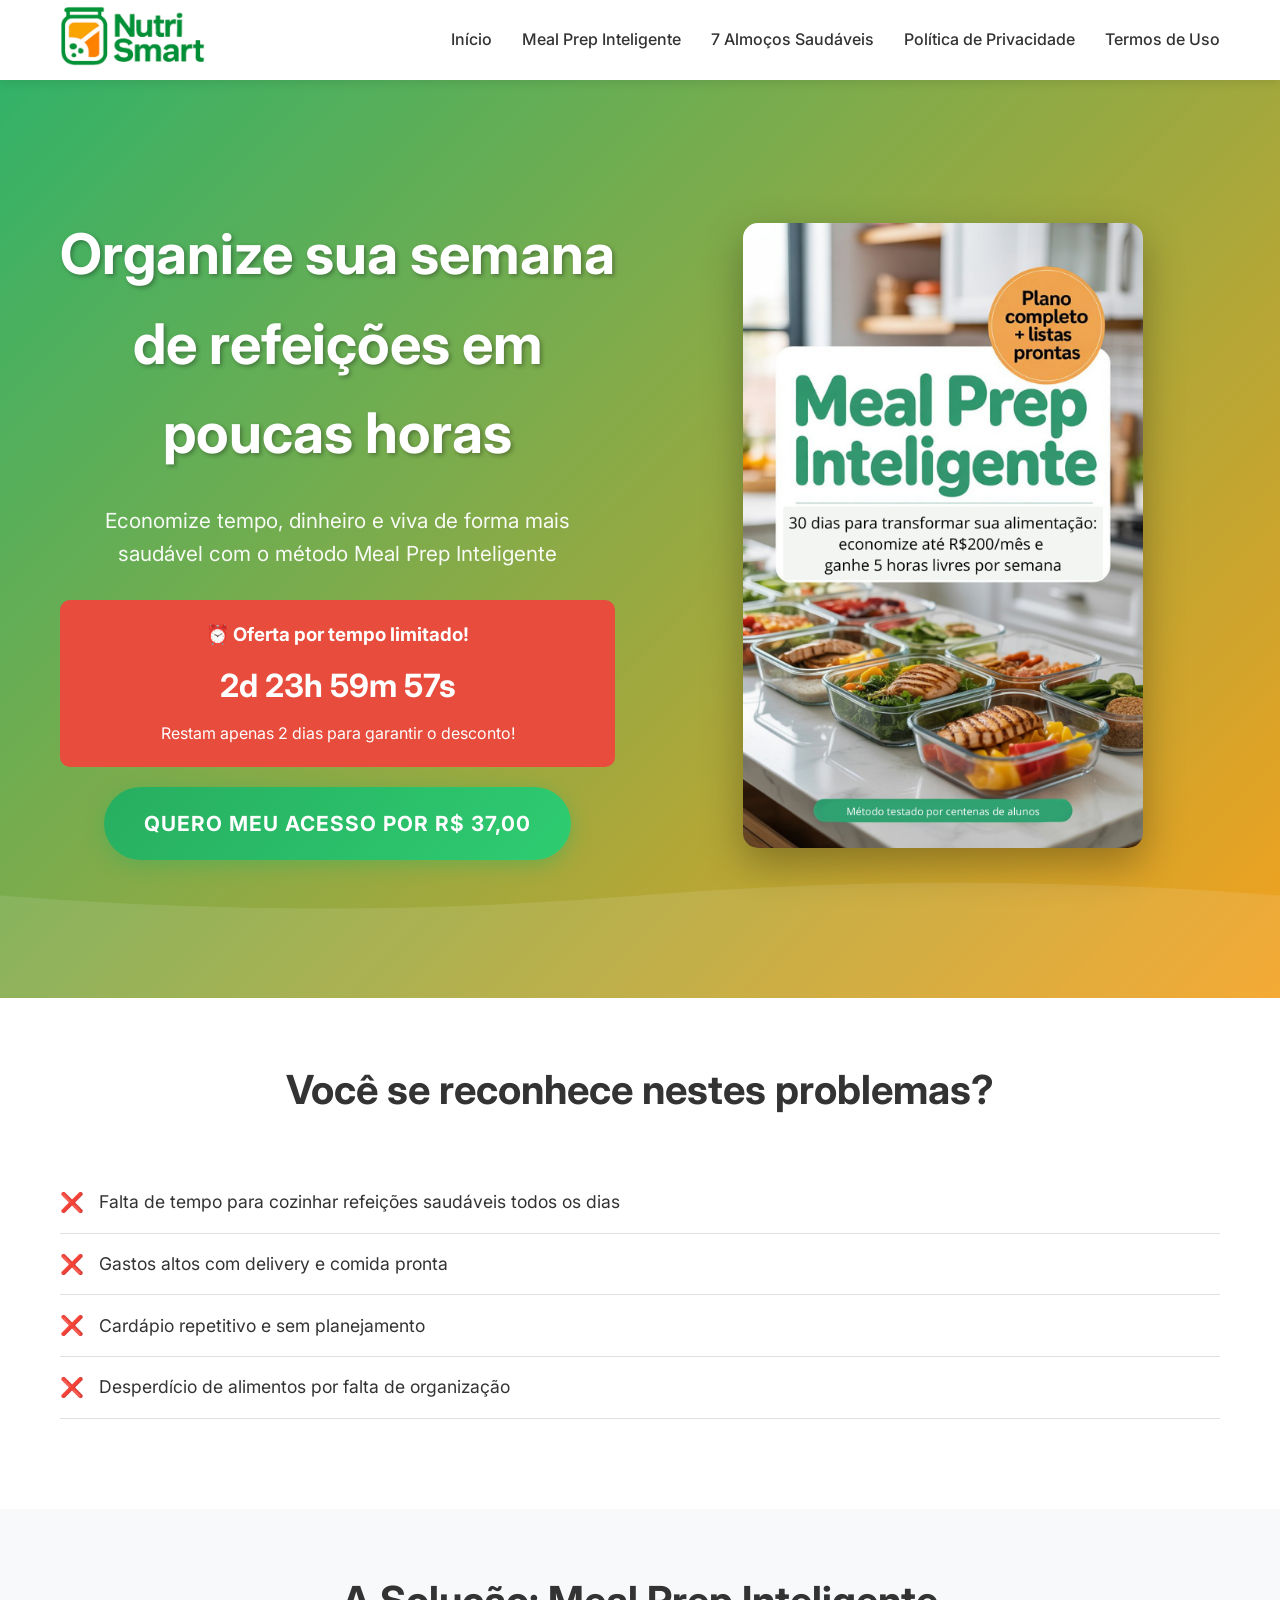
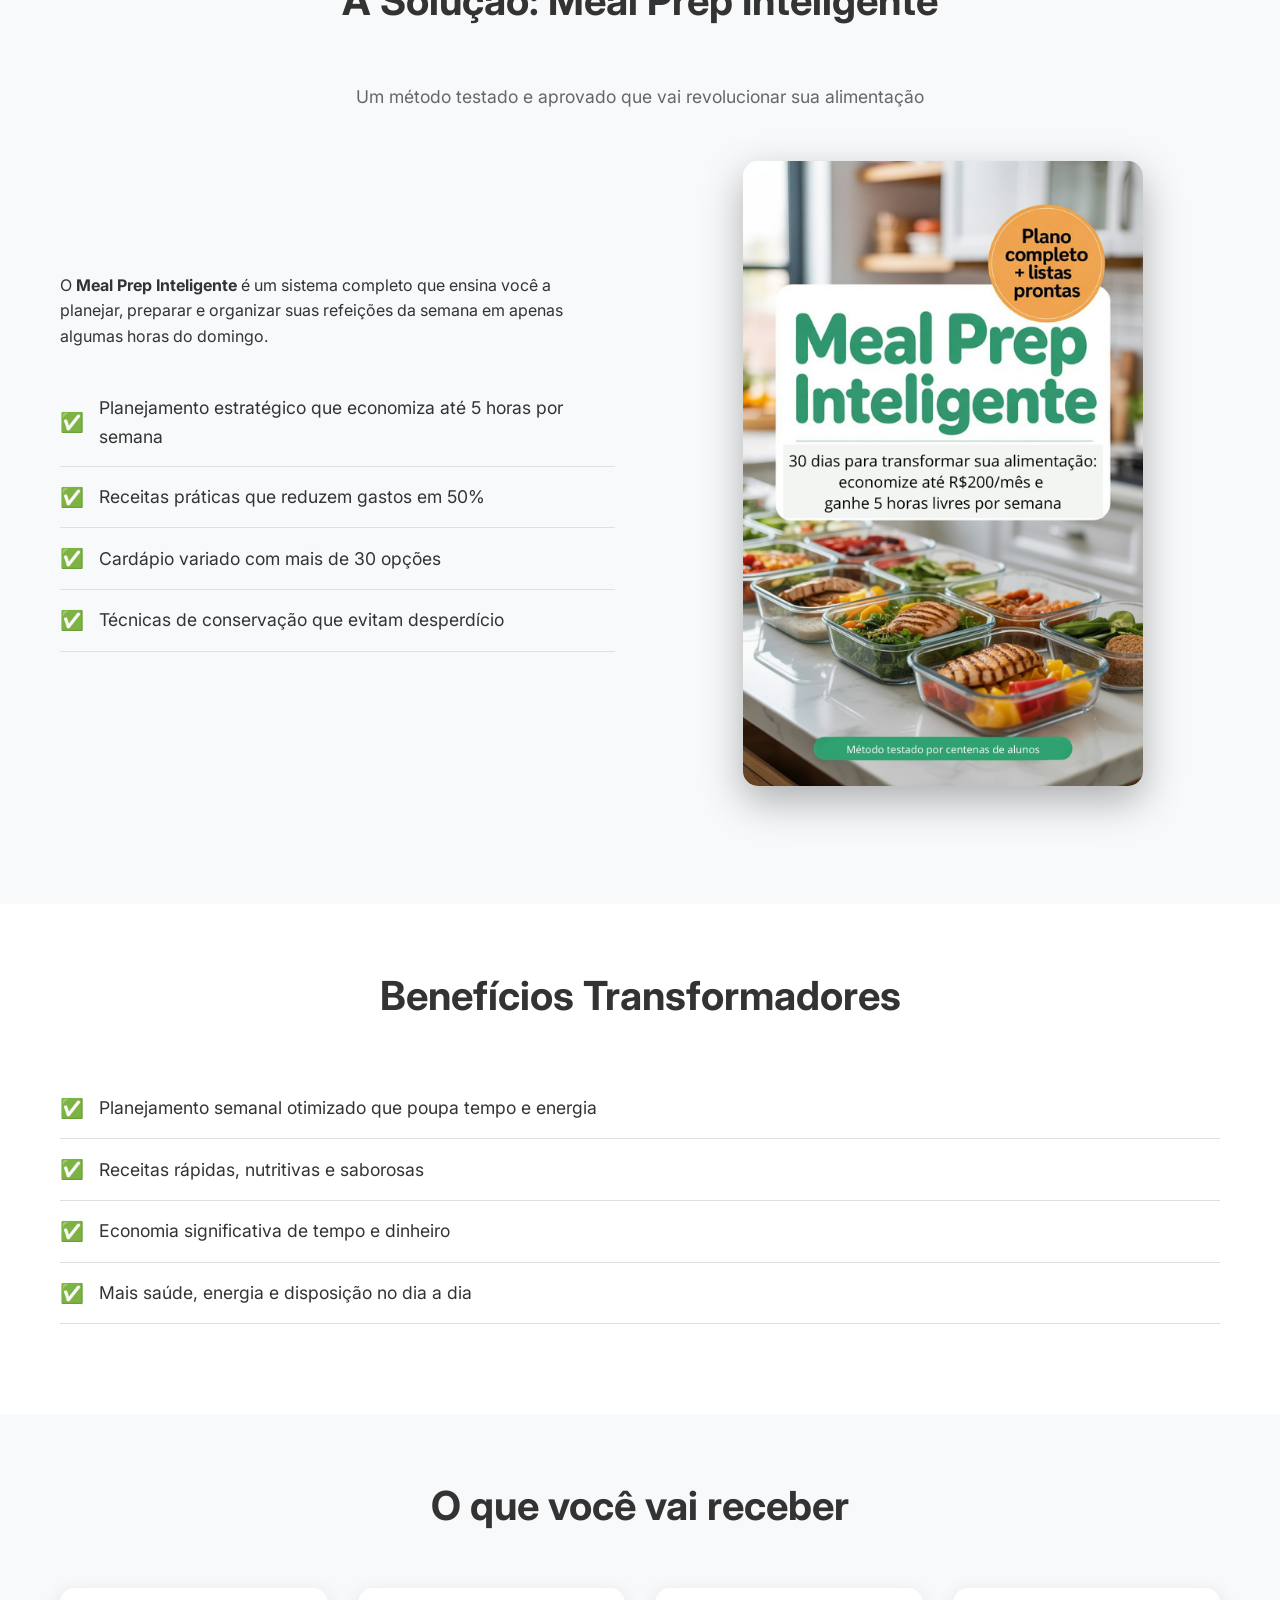
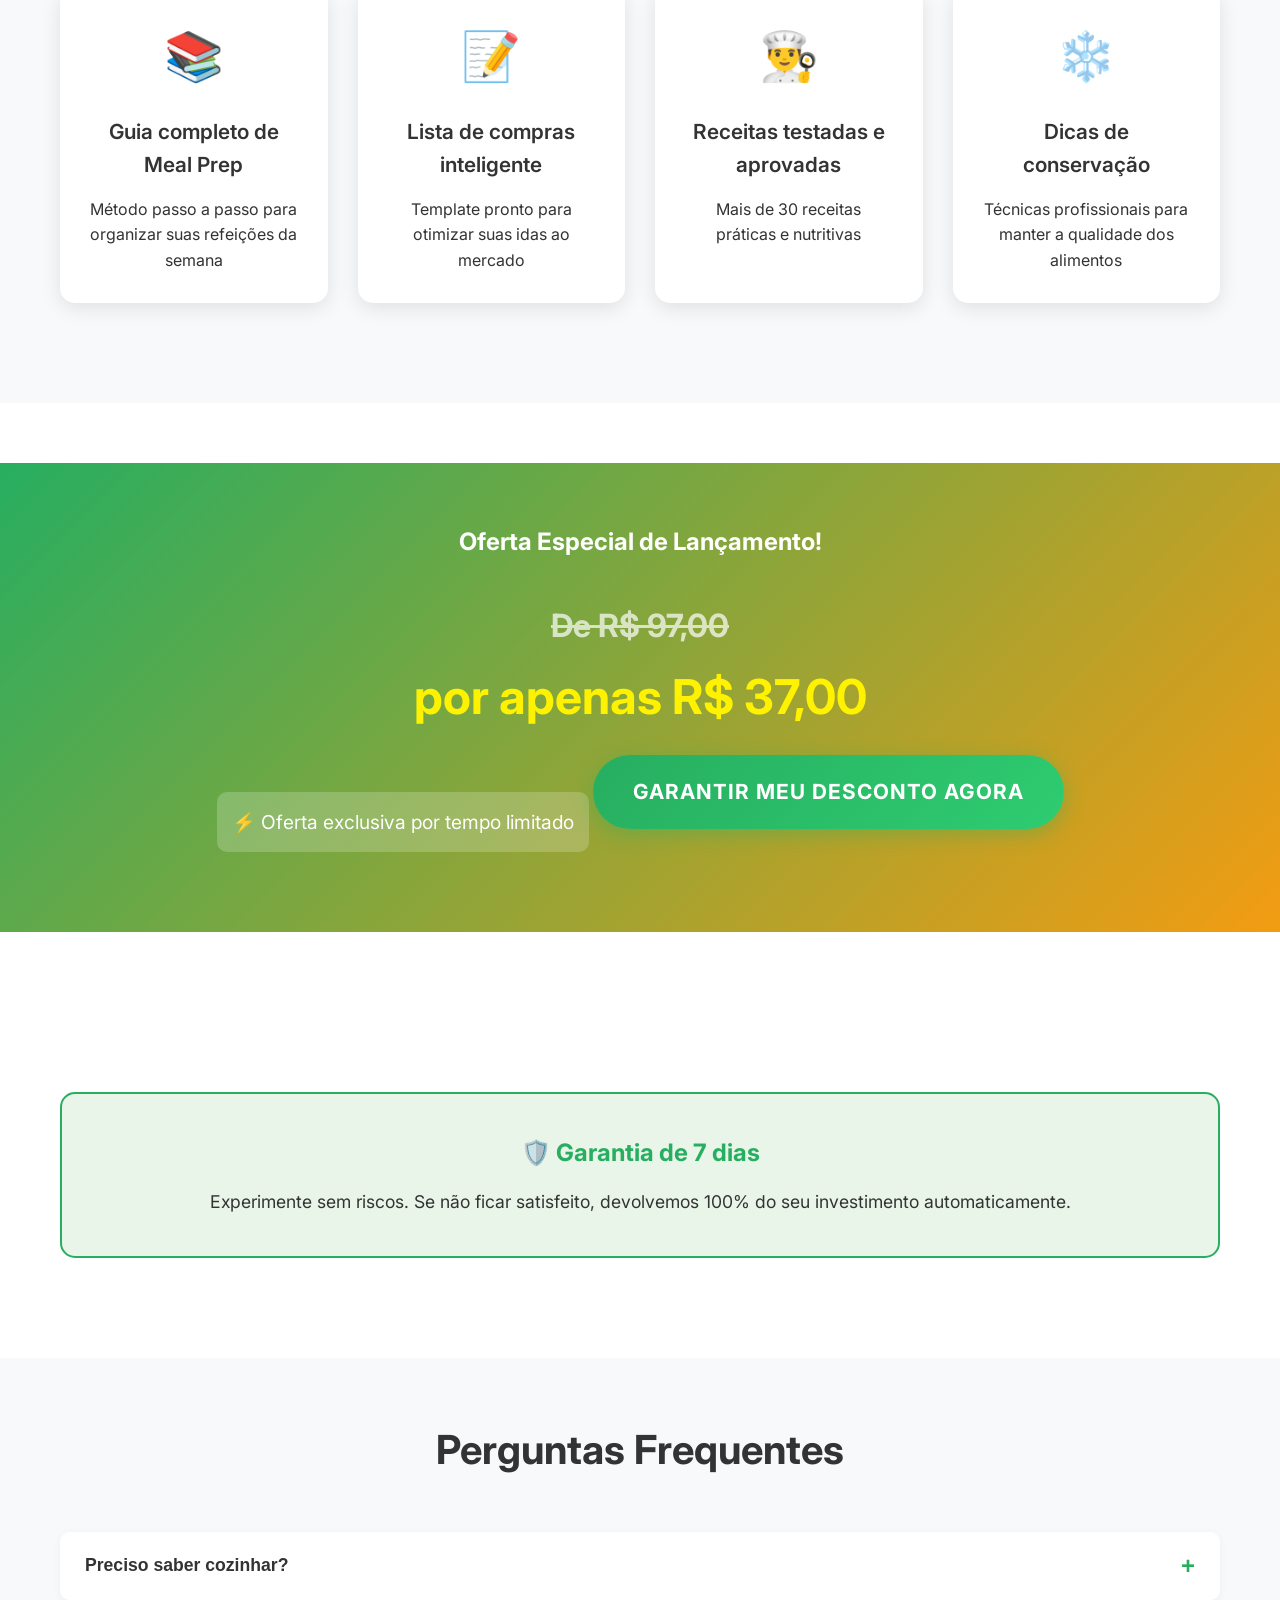
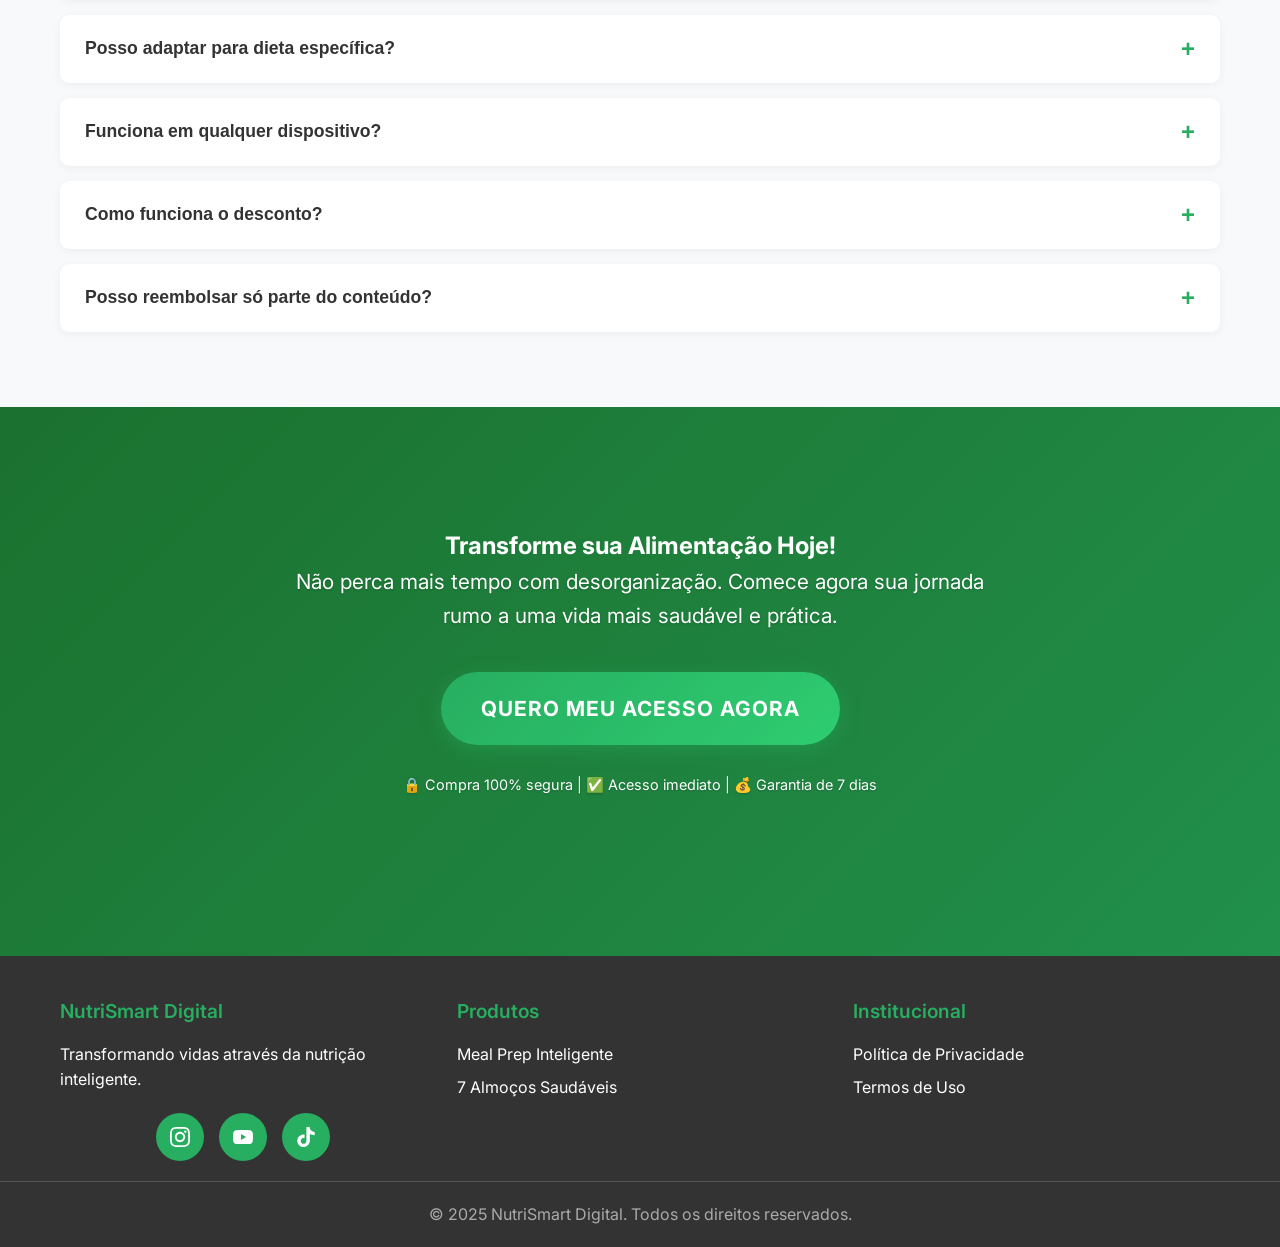
<file: mealprep-inteligente/index.html>
<!DOCTYPE html>
<html lang="pt-BR">
<head>
    <meta charset="UTF-8">
    <meta name="viewport" content="width=device-width, initial-scale=1.0">
    
    <!-- Primary Meta Tags -->
    <title>Meal Prep Inteligente - Organize suas Refeições | NutriSmart Digital</title>
    <meta name="title" content="Meal Prep Inteligente - Organize suas Refeições | NutriSmart Digital">
    <meta name="description" content="Organize sua semana de refeições em poucas horas. Economize tempo, dinheiro e viva de forma mais saudável com o método Meal Prep Inteligente. Ebook com receitas práticas e sistema completo.">
    <meta name="keywords" content="meal prep, preparação de refeições, ebook meal prep, organização alimentar, receitas semanais, planejamento nutricional, comida saudável">
    <meta name="author" content="NutriSmart Digital">
    <meta name="robots" content="index, follow">
    <link rel="canonical" href="http://nutrismartdigital.com.br/mealprep-inteligente/">
    
    <!-- Open Graph / Facebook -->
    <meta property="og:type" content="product">
    <meta property="og:url" content="http://nutrismartdigital.com.br/mealprep-inteligente/">
    <meta property="og:title" content="Meal Prep Inteligente - Organize suas Refeições da Semana">
    <meta property="og:description" content="Ebook completo com método testado para organizar suas refeições em poucas horas. Economize tempo e dinheiro com alimentação saudável.">
    <meta property="og:image" content="https://i.ibb.co/whtS6cdm/Meal-Prep-Inteligente.png">
    <meta property="og:image:alt" content="Capa do ebook Meal Prep Inteligente - Organização de Refeições">
    <meta property="og:image:width" content="1200">
    <meta property="og:image:height" content="630">
    <meta property="og:site_name" content="NutriSmart Digital">
    <meta property="og:locale" content="pt_BR">
    <meta property="product:price:amount" content="37.00">
    <meta property="product:price:currency" content="BRL">
    
    <!-- Twitter -->
    <meta name="twitter:card" content="summary_large_image">
    <meta name="twitter:url" content="http://nutrismartdigital.com.br/mealprep-inteligente/">
    <meta name="twitter:title" content="Meal Prep Inteligente - Organize suas Refeições da Semana">
    <meta name="twitter:description" content="Ebook completo com método testado para organizar suas refeições em poucas horas. Economize tempo e dinheiro com alimentação saudável.">
    <meta name="twitter:image" content="https://i.ibb.co/whtS6cdm/Meal-Prep-Inteligente.png">
    <meta name="twitter:image:alt" content="Capa do ebook Meal Prep Inteligente">
    <meta name="twitter:site" content="@nutrismart_digital">
    
    <!-- Additional SEO Meta Tags -->
    <meta name="theme-color" content="#27ae60">
    
    <!-- Structured Data for Product -->
    <script type="application/ld+json">
    {
        "@context": "https://schema.org",
        "@type": "Product",
        "name": "Meal Prep Inteligente",
        "description": "Ebook completo com método testado para organizar suas refeições da semana em poucas horas. Sistema completo de meal prep com receitas práticas.",
        "image": "https://i.ibb.co/whtS6cdm/Meal-Prep-Inteligente.png",
        "brand": {
            "@type": "Brand",
            "name": "NutriSmart Digital"
        },
        "offers": {
            "@type": "Offer",
            "price": "37.00",
            "priceCurrency": "BRL",
            "availability": "https://schema.org/InStock",
            "url": "http://nutrismartdigital.com.br/mealprep-inteligente/"
        },
        "category": "Ebooks, Nutrição, Alimentação Saudável"
    }
    </script>
    
    <link rel="stylesheet" href="../css/styles.css">
</head>
<body>
    <header>
        <div class="header-container">
            <div class="logo">
                <a href="../index.html">
                    <img src="../img/nutrismart-logo.png" alt="NutriSmart Digital">
                </a>
            </div>
            <nav>
                <ul>
                    <li><a href="../index.html">Início</a></li>
                    <li><a href="index.html">Meal Prep Inteligente</a></li>
                    <li><a href="../7-almocos-saudaveis-em-20-minutos/index.html">7 Almoços Saudáveis</a></li>
                    <li><a href="../politica-de-privacidade.html">Política de Privacidade</a></li>
                    <li><a href="../termos-de-uso.html">Termos de Uso</a></li>
                </ul>
            </nav>
            <div class="menu-toggle" onclick="toggleMenu()">
                <span></span>
                <span></span>
                <span></span>
            </div>
        </div>
    </header>

    <main>
        <!-- Hero Section -->
        <section class="hero-landing">
            <div class="container">
                <div class="hero-content">
                    <div class="product-showcase">
                        <div class="product-info">
                            <h1>Organize sua semana de refeições em poucas horas</h1>
                            <p class="subtitle">Economize tempo, dinheiro e viva de forma mais saudável com o método Meal Prep Inteligente</p>
                            
                            <div id="contador"></div>
                            
                            <a href="https://pay.hotmart.com/O101868978S?checkoutMode=10&bid=1757709754909&offDiscount=LAN%C3%87AMENTO" id="botao-compra" class="btn-cta">
                                Quero meu acesso por R$ 37,00
                            </a>
                        </div>
                        
                        <div class="product-cover">
                            <img src="../img/meal-prep-inteligente.png" alt="Meal Prep Inteligente" class="no-select">
                        </div>
                    </div>
                </div>
            </div>
        </section>

        <!-- O Problema -->
        <section class="section">
            <div class="container">
                <h2 class="section-title">Você se reconhece nestes problemas?</h2>
                
                <ul class="problem-list">
                    <li>Falta de tempo para cozinhar refeições saudáveis todos os dias</li>
                    <li>Gastos altos com delivery e comida pronta</li>
                    <li>Cardápio repetitivo e sem planejamento</li>
                    <li>Desperdício de alimentos por falta de organização</li>
                </ul>
            </div>
        </section>

        <!-- A Solução -->
        <section class="section" style="background-color: #f8f9fa;">
            <div class="container">
                <h2 class="section-title">A Solução: Meal Prep Inteligente</h2>
                <p class="section-subtitle">Um método testado e aprovado que vai revolucionar sua alimentação</p>
                
                <div class="product-showcase">
                    <div class="product-info">
                        <p>O <strong>Meal Prep Inteligente</strong> é um sistema completo que ensina você a planejar, preparar e organizar suas refeições da semana em apenas algumas horas do domingo.</p>
                        
                        <ul class="solution-list">
                            <li>Planejamento estratégico que economiza até 5 horas por semana</li>
                            <li>Receitas práticas que reduzem gastos em 50%</li>
                            <li>Cardápio variado com mais de 30 opções</li>
                            <li>Técnicas de conservação que evitam desperdício</li>
                        </ul>
                    </div>
                    
                    <div class="product-cover">
                        <img src="../img/meal-prep-inteligente.png" alt="Meal Prep Inteligente" class="no-select">
                    </div>
                </div>
            </div>
        </section>

        <!-- Benefícios -->
        <section class="section">
            <div class="container">
                <h2 class="section-title">Benefícios Transformadores</h2>
                
                <ul class="benefits-list">
                    <li>Planejamento semanal otimizado que poupa tempo e energia</li>
                    <li>Receitas rápidas, nutritivas e saborosas</li>
                    <li>Economia significativa de tempo e dinheiro</li>
                    <li>Mais saúde, energia e disposição no dia a dia</li>
                </ul>
            </div>
        </section>

        <!-- O que você vai receber -->
        <section class="section" style="background-color: #f8f9fa;">
            <div class="container">
                <h2 class="section-title">O que você vai receber</h2>
                
                <div class="receive-list">
                    <div class="receive-item">
                        <div class="icon">📚</div>
                        <h4>Guia completo de Meal Prep</h4>
                        <p>Método passo a passo para organizar suas refeições da semana</p>
                    </div>
                    
                    <div class="receive-item">
                        <div class="icon">📝</div>
                        <h4>Lista de compras inteligente</h4>
                        <p>Template pronto para otimizar suas idas ao mercado</p>
                    </div>
                    
                    <div class="receive-item">
                        <div class="icon">👨‍🍳</div>
                        <h4>Receitas testadas e aprovadas</h4>
                        <p>Mais de 30 receitas práticas e nutritivas</p>
                    </div>
                    
                    <div class="receive-item">
                        <div class="icon">❄️</div>
                        <h4>Dicas de conservação</h4>
                        <p>Técnicas profissionais para manter a qualidade dos alimentos</p>
                    </div>
                </div>
            </div>
        </section>

        <!-- Oferta -->
        <section class="offer-section">
            <div class="container">
                <h2>Oferta Especial de Lançamento!</h2>
                
                <div class="offer-price">
                    <span class="old-price">De R$ 97,00</span><br>
                    <span class="new-price">por apenas R$ 37,00</span>
                </div>
                
                <div class="offer-limited">
                    ⚡ Oferta exclusiva por tempo limitado
                </div>
                
                <a href="https://pay.hotmart.com/O101868978S?checkoutMode=10&bid=1757709754909&offDiscount=LAN%C3%87AMENTO" class="btn-cta">
                    Garantir Meu Desconto Agora
                </a>
            </div>
        </section>

        <!-- Garantia -->
        <section class="section">
            <div class="container">
                <div class="guarantee-section">
                    <h3>🛡️ Garantia de 7 dias</h3>
                    <p>Experimente sem riscos. Se não ficar satisfeito, devolvemos 100% do seu investimento automaticamente.</p>
                </div>
            </div>
        </section>

        <!-- FAQ -->
        <section class="faq-section">
            <div class="container">
                <h2 class="section-title">Perguntas Frequentes</h2>
                
                <div class="faq-item">
                    <button class="faq-question">
                        Preciso saber cozinhar?
                    </button>
                    <div class="faq-answer">
                        <div class="faq-answer-content">
                            Não! As receitas são simples e explicadas passo a passo. Mesmo iniciantes conseguem seguir sem dificuldades.
                        </div>
                    </div>
                </div>
                
                <div class="faq-item">
                    <button class="faq-question">
                        Posso adaptar para dieta específica?
                    </button>
                    <div class="faq-answer">
                        <div class="faq-answer-content">
                            Sim! Incluímos sugestões de substituições para diferentes tipos de dieta como vegana, vegetariana, low carb e sem glúten.
                        </div>
                    </div>
                </div>
                
                <div class="faq-item">
                    <button class="faq-question">
                        Funciona em qualquer dispositivo?
                    </button>
                    <div class="faq-answer">
                        <div class="faq-answer-content">
                            Sim. Você pode acessar no celular, tablet ou computador. O conteúdo fica disponível 24/7 na sua área de membros.
                        </div>
                    </div>
                </div>
                
                <div class="faq-item">
                    <button class="faq-question">
                        Como funciona o desconto?
                    </button>
                    <div class="faq-answer">
                        <div class="faq-answer-content">
                            O valor promocional é aplicado automaticamente ao clicar no botão. É uma oferta por tempo limitado para novos alunos.
                        </div>
                    </div>
                </div>
                
                <div class="faq-item">
                    <button class="faq-question">
                        Posso reembolsar só parte do conteúdo?
                    </button>
                    <div class="faq-answer">
                        <div class="faq-answer-content">
                            Não. A garantia cobre o pacote completo. Se não ficar satisfeito com qualquer parte, devolvemos 100% do valor pago.
                        </div>
                    </div>
                </div>
            </div>
        </section>

        <!-- CTA Final -->
        <section class="hero">
            <div class="container">
                <h2>Transforme sua Alimentação Hoje!</h2>
                <p>Não perca mais tempo com desorganização. Comece agora sua jornada rumo a uma vida mais saudável e prática.</p>
                <a href="https://pay.hotmart.com/O101868978S?checkoutMode=10&bid=1757709754909&offDiscount=LAN%C3%87AMENTO" class="btn-cta">
                    Quero Meu Acesso Agora
                </a>
                <p style="margin-top: 20px; font-size: 0.9rem; opacity: 0.9;">
                    🔒 Compra 100% segura | ✅ Acesso imediato | 💰 Garantia de 7 dias
                </p>
            </div>
        </section>
    </main>

    <footer>
        <div class="footer-content">
            <div class="footer-section">
                <h3>NutriSmart Digital</h3>
                <p>Transformando vidas através da nutrição inteligente.</p>
                <div class="social-icons">
                    <a href="https://www.instagram.com/nutrismart.digital/" target="_blank" class="social-icon">
                        <div class="social-icon-circle">
                            <svg xmlns="http://www.w3.org/2000/svg" viewBox="0 0 24 24" fill="currentColor">
                                <path d="M12 2.163c3.204 0 3.584.012 4.85.07 3.252.148 4.771 1.691 4.919 4.919.058 1.265.069 1.645.069 4.849 0 3.205-.012 3.584-.069 4.849-.149 3.225-1.664 4.771-4.919 4.919-1.266.058-1.644.07-4.85.07-3.204 0-3.584-.012-4.849-.07-3.26-.149-4.771-1.699-4.919-4.92-.058-1.265-.07-1.644-.07-4.849 0-3.204.013-3.583.07-4.849.149-3.227 1.664-4.771 4.919-4.919 1.266-.057 1.645-.069 4.849-.069zm0-2.163c-3.259 0-3.667.014-4.947.072-4.358.2-6.78 2.618-6.98 6.98-.059 1.281-.073 1.689-.073 4.948 0 3.259.014 3.668.072 4.948.2 4.358 2.618 6.78 6.98 6.98 1.281.058 1.689.072 4.948.072 3.259 0 3.668-.014 4.948-.072 4.354-.2 6.782-2.618 6.979-6.98.059-1.28.073-1.689.073-4.948 0-3.259-.014-3.667-.072-4.947-.196-4.354-2.617-6.78-6.979-6.98-1.281-.059-1.69-.073-4.949-.073zm0 5.838c-3.403 0-6.162 2.759-6.162 6.162s2.759 6.163 6.162 6.163 6.162-2.759 6.162-6.163c0-3.403-2.759-6.162-6.162-6.162zm0 10.162c-2.209 0-4-1.79-4-4 0-2.209 1.791-4 4-4s4 1.791 4 4c0 2.21-1.791 4-4 4zm6.406-11.845c-.796 0-1.441.645-1.441 1.44s.645 1.44 1.441 1.44c.795 0 1.439-.645 1.439-1.44s-.644-1.44-1.439-1.44z"/>
                            </svg>
                        </div>
                        <span class="social-icon-text">Instagram</span>
                    </a>
                    <a href="https://www.youtube.com/@NutriSmart.digital" target="_blank" class="social-icon">
                        <div class="social-icon-circle">
                            <svg xmlns="http://www.w3.org/2000/svg" viewBox="0 0 24 24" fill="currentColor">
                                <path d="M23.498 6.186a3.016 3.016 0 0 0-2.122-2.136C19.505 3.545 12 3.545 12 3.545s-7.505 0-9.377.505A3.017 3.017 0 0 0 .502 6.186C0 8.07 0 12 0 12s0 3.93.502 5.814a3.016 3.016 0 0 0 2.122 2.136c1.871.505 9.376.505 9.376.505s7.505 0 9.377-.505a3.015 3.015 0 0 0 2.122-2.136C24 15.93 24 12 24 12s0-3.93-.502-5.814zM9.545 15.568V8.432L15.818 12l-6.273 3.568z"/>
                            </svg>
                        </div>
                        <span class="social-icon-text">YouTube</span>
                    </a>
                    <a href="https://www.tiktok.com/@nutrismart.digital" target="_blank" class="social-icon">
                        <div class="social-icon-circle">
                            <svg xmlns="http://www.w3.org/2000/svg" viewBox="0 0 24 24" fill="currentColor">
                                <path d="M12.525.02c1.31-.02 2.61-.01 3.91-.02.08 1.53.63 3.09 1.75 4.17 1.12 1.11 2.7 1.62 4.24 1.79v4.03c-1.44-.05-2.89-.35-4.2-.97-.57-.26-1.1-.59-1.62-.93-.01 2.92.01 5.84-.02 8.75-.08 1.4-.54 2.79-1.35 3.94-1.31 1.92-3.58 3.17-5.91 3.21-1.43.08-2.86-.31-4.08-1.03-2.02-1.19-3.44-3.37-3.65-5.71-.02-.5-.03-1-.01-1.49.18-1.9 1.12-3.72 2.58-4.96 1.66-1.44 3.98-2.13 6.15-1.72.02 1.48-.04 2.96-.04 4.44-.99-.32-2.15-.23-3.02.37-.63.41-1.11 1.04-1.36 1.75-.21.51-.15 1.07-.14 1.61.24 1.64 1.82 3.02 3.5 2.87 1.12-.01 2.19-.66 2.77-1.61.19-.33.4-.67.41-1.06.1-1.79.06-3.57.07-5.36.01-4.03-.01-8.05.02-12.07z"/>
                            </svg>
                        </div>
                        <span class="social-icon-text">TikTok</span>
                    </a>
                </div>
            </div>
            
            <div class="footer-section">
                <h3>Produtos</h3>
                <ul>
                    <li><a href="index.html">Meal Prep Inteligente</a></li>
                    <li><a href="../7-almocos-saudaveis-em-20-minutos/index.html">7 Almoços Saudáveis</a></li>
                </ul>
            </div>
            
            <div class="footer-section">
                <h3>Institucional</h3>
                <ul>
                    <li><a href="../politica-de-privacidade.html">Política de Privacidade</a></li>
                    <li><a href="../termos-de-uso.html">Termos de Uso</a></li>
                </ul>
            </div>
        </div>
        
        <div class="footer-bottom">
            <div class="container">
                <p>&copy; 2025 NutriSmart Digital. Todos os direitos reservados.</p>
            </div>
        </div>
    </footer>

    <script src="../js/script.js"></script>
</body>
</html>
</file>
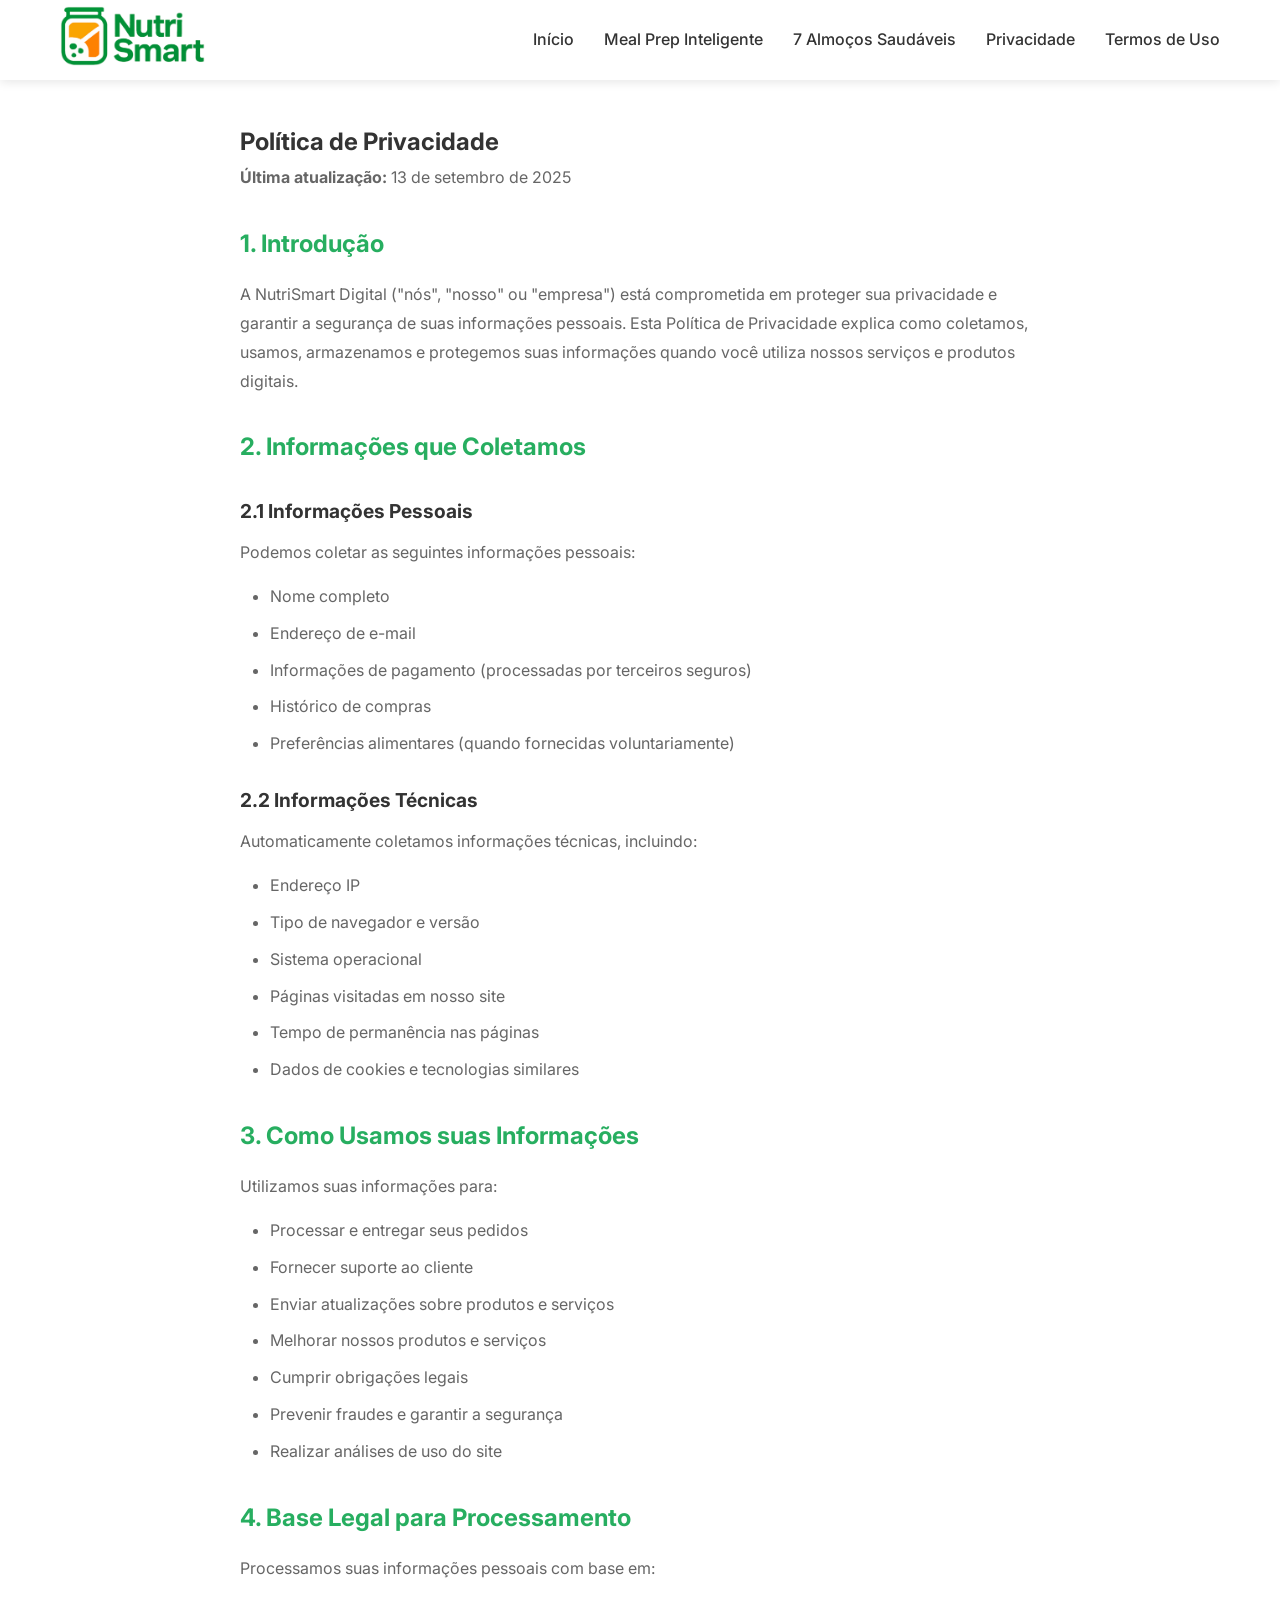
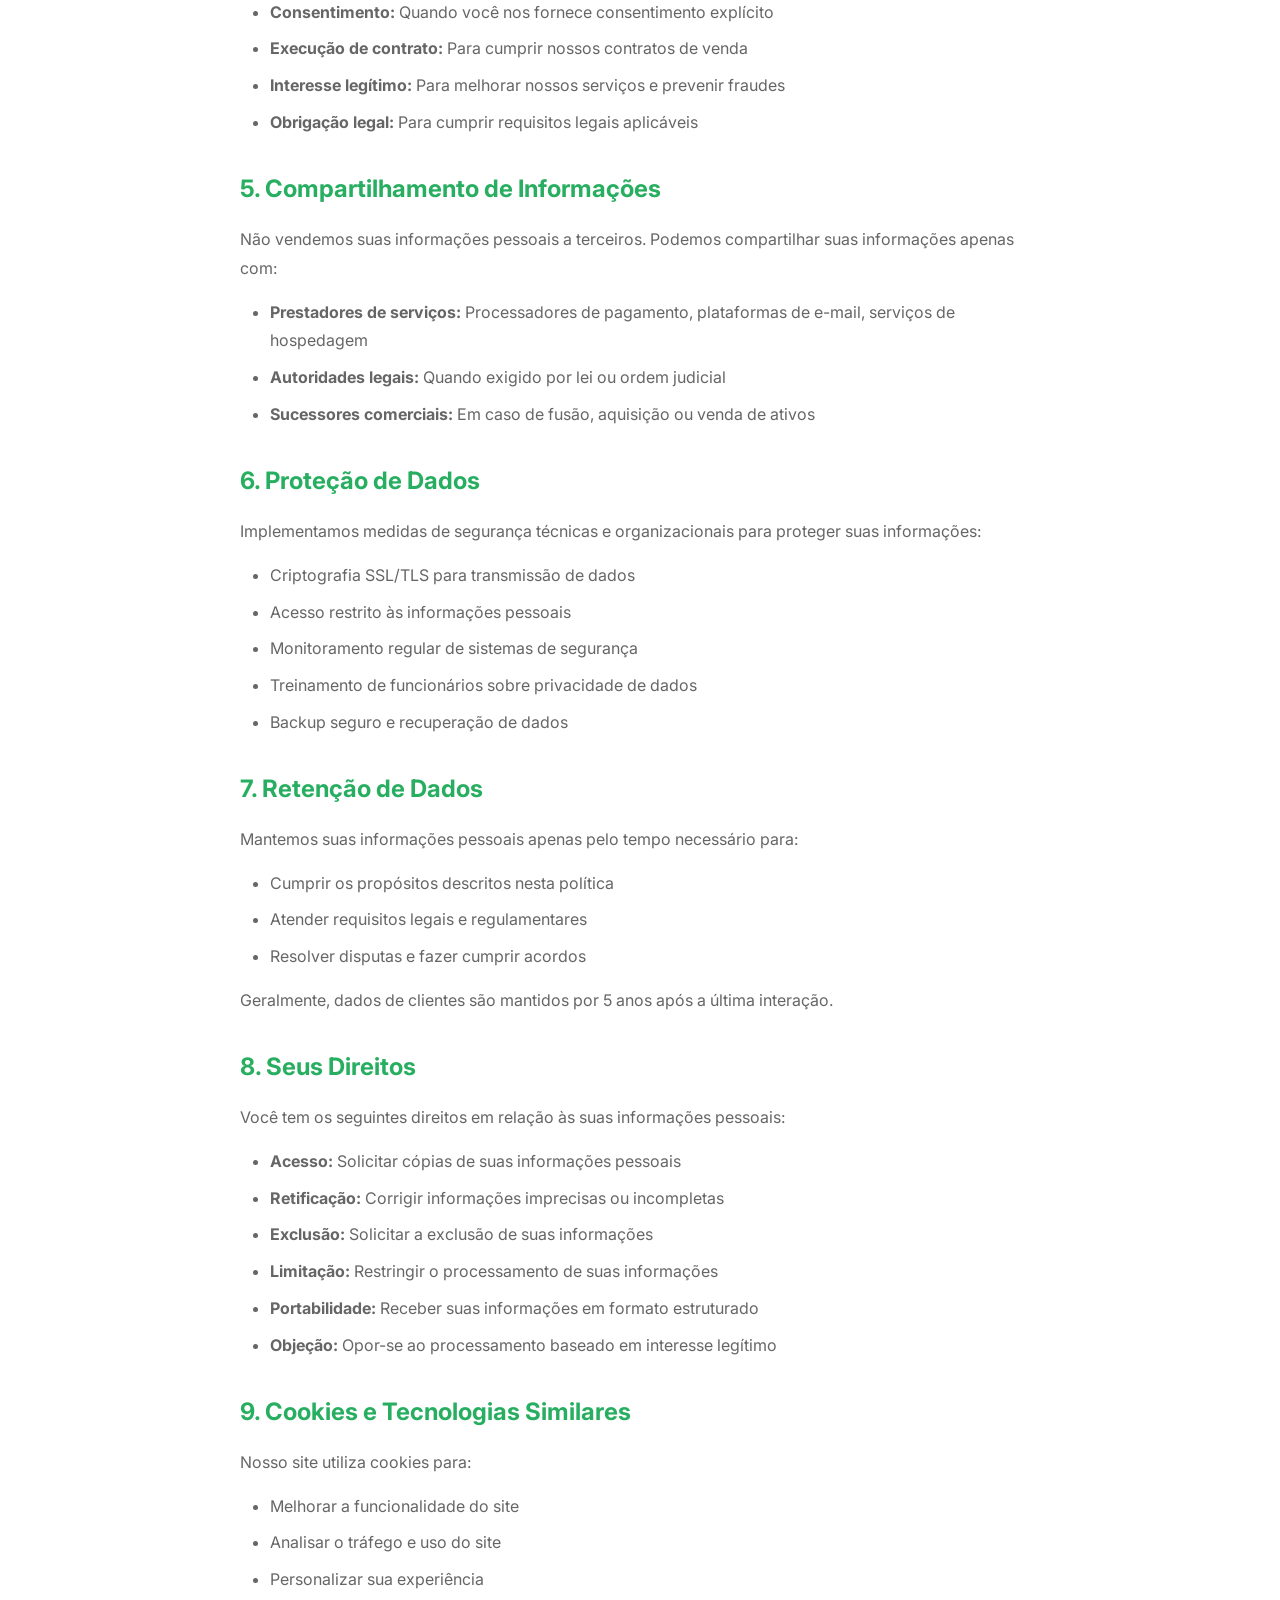
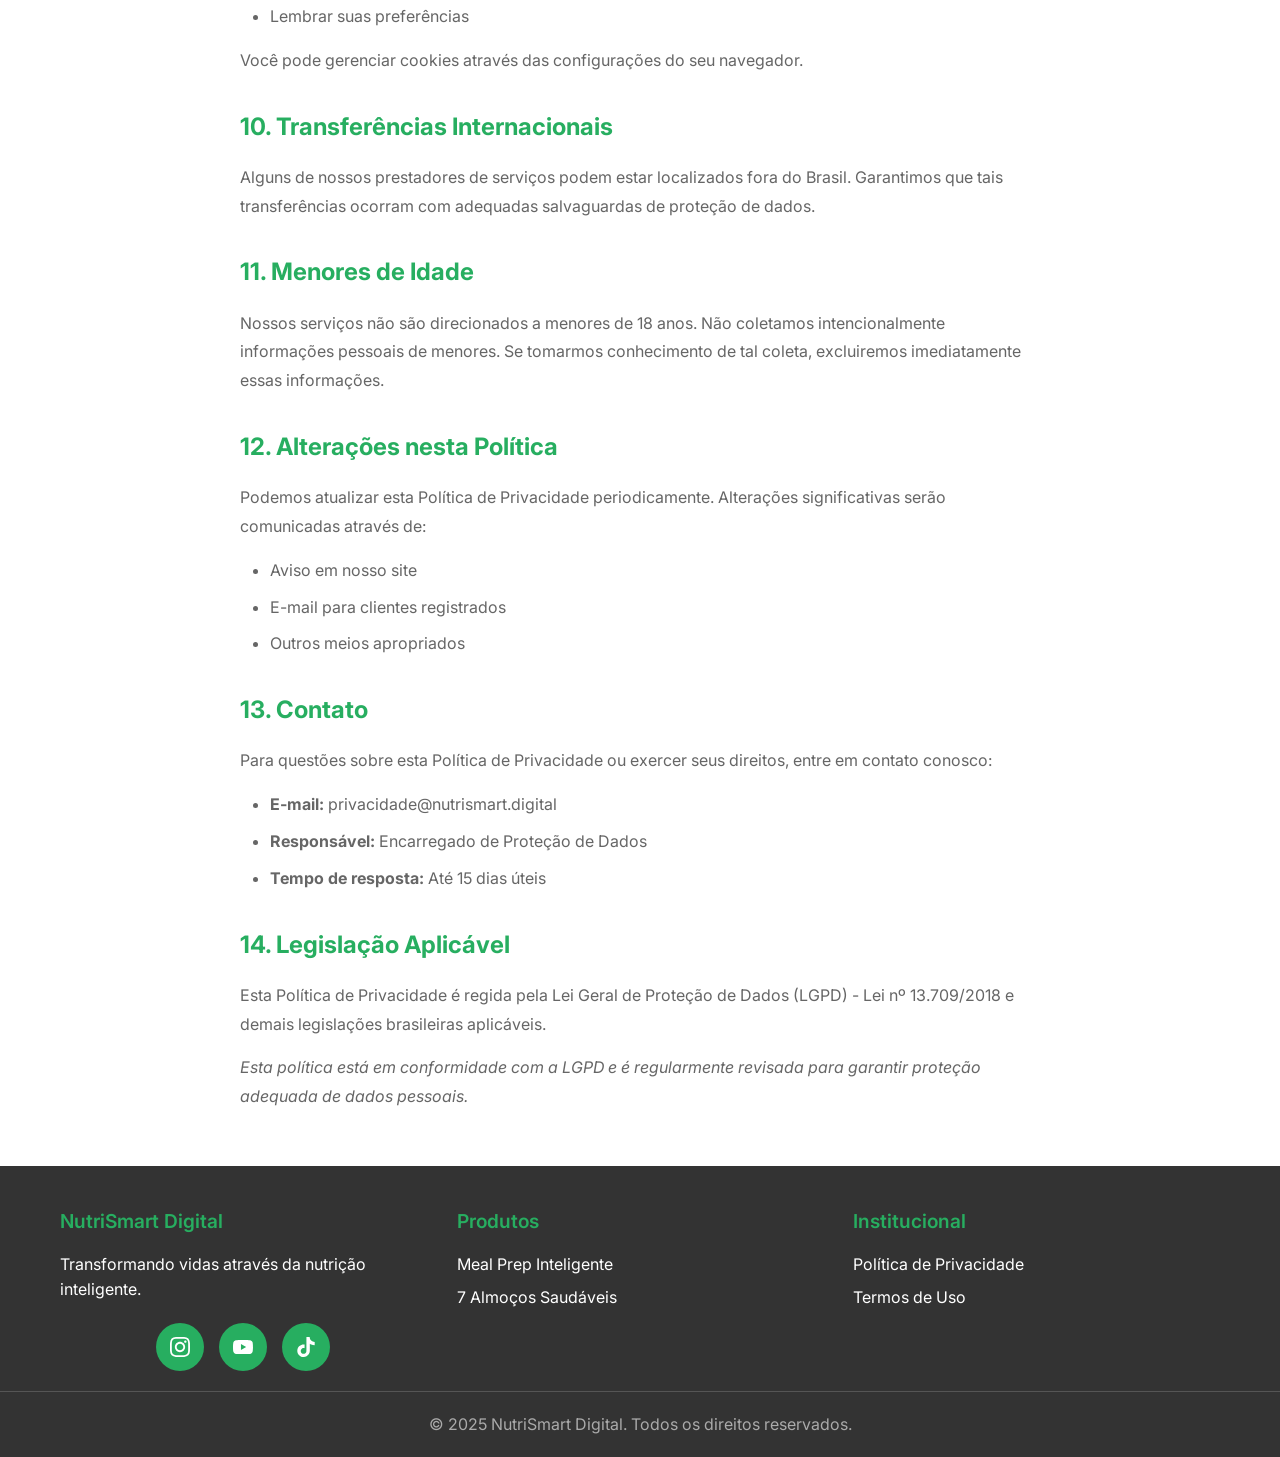
<file: politica-de-privacidade.html>
<!DOCTYPE html>
<html lang="pt-BR">
<head>
    <meta charset="UTF-8">
    <meta name="viewport" content="width=device-width, initial-scale=1.0">
    <title>Política de Privacidade - NutriSmart Digital</title>
    <meta name="description" content="Política de Privacidade da NutriSmart Digital. Saiba como protegemos seus dados pessoais.">
    <link rel="stylesheet" href="css/styles.css">
</head>
<body>
    <header>
        <div class="header-container">
            <div class="logo">
                <img src="img/nutrismart-logo.png" alt="NutriSmart Digital">
            </div>
            <nav>
                <ul>
                    <li><a href="index.html">Início</a></li>
                    <li><a href="mealprep-inteligente/index.html">Meal Prep Inteligente</a></li>
                    <li><a href="7-almocos-saudaveis-em-20-minutos/index.html">7 Almoços Saudáveis</a></li>
                    <li><a href="politica-de-privacidade.html">Privacidade</a></li>
                    <li><a href="termos-de-uso.html">Termos de Uso</a></li>
                </ul>
            </nav>
            <div class="menu-toggle" onclick="toggleMenu()">
                <span></span>
                <span></span>
                <span></span>
            </div>
        </div>
    </header>

    <main>
        <section class="institutional">
            <div class="container">
                <div class="institutional-content">
                    <h1>Política de Privacidade</h1>
                    <p><strong>Última atualização:</strong> 13 de setembro de 2025</p>

                    <h2>1. Introdução</h2>
                    <p>A NutriSmart Digital ("nós", "nosso" ou "empresa") está comprometida em proteger sua privacidade e garantir a segurança de suas informações pessoais. Esta Política de Privacidade explica como coletamos, usamos, armazenamos e protegemos suas informações quando você utiliza nossos serviços e produtos digitais.</p>

                    <h2>2. Informações que Coletamos</h2>
                    <h3>2.1 Informações Pessoais</h3>
                    <p>Podemos coletar as seguintes informações pessoais:</p>
                    <ul>
                        <li>Nome completo</li>
                        <li>Endereço de e-mail</li>
                        <li>Informações de pagamento (processadas por terceiros seguros)</li>
                        <li>Histórico de compras</li>
                        <li>Preferências alimentares (quando fornecidas voluntariamente)</li>
                    </ul>

                    <h3>2.2 Informações Técnicas</h3>
                    <p>Automaticamente coletamos informações técnicas, incluindo:</p>
                    <ul>
                        <li>Endereço IP</li>
                        <li>Tipo de navegador e versão</li>
                        <li>Sistema operacional</li>
                        <li>Páginas visitadas em nosso site</li>
                        <li>Tempo de permanência nas páginas</li>
                        <li>Dados de cookies e tecnologias similares</li>
                    </ul>

                    <h2>3. Como Usamos suas Informações</h2>
                    <p>Utilizamos suas informações para:</p>
                    <ul>
                        <li>Processar e entregar seus pedidos</li>
                        <li>Fornecer suporte ao cliente</li>
                        <li>Enviar atualizações sobre produtos e serviços</li>
                        <li>Melhorar nossos produtos e serviços</li>
                        <li>Cumprir obrigações legais</li>
                        <li>Prevenir fraudes e garantir a segurança</li>
                        <li>Realizar análises de uso do site</li>
                    </ul>

                    <h2>4. Base Legal para Processamento</h2>
                    <p>Processamos suas informações pessoais com base em:</p>
                    <ul>
                        <li><strong>Consentimento:</strong> Quando você nos fornece consentimento explícito</li>
                        <li><strong>Execução de contrato:</strong> Para cumprir nossos contratos de venda</li>
                        <li><strong>Interesse legítimo:</strong> Para melhorar nossos serviços e prevenir fraudes</li>
                        <li><strong>Obrigação legal:</strong> Para cumprir requisitos legais aplicáveis</li>
                    </ul>

                    <h2>5. Compartilhamento de Informações</h2>
                    <p>Não vendemos suas informações pessoais a terceiros. Podemos compartilhar suas informações apenas com:</p>
                    <ul>
                        <li><strong>Prestadores de serviços:</strong> Processadores de pagamento, plataformas de e-mail, serviços de hospedagem</li>
                        <li><strong>Autoridades legais:</strong> Quando exigido por lei ou ordem judicial</li>
                        <li><strong>Sucessores comerciais:</strong> Em caso de fusão, aquisição ou venda de ativos</li>
                    </ul>

                    <h2>6. Proteção de Dados</h2>
                    <p>Implementamos medidas de segurança técnicas e organizacionais para proteger suas informações:</p>
                    <ul>
                        <li>Criptografia SSL/TLS para transmissão de dados</li>
                        <li>Acesso restrito às informações pessoais</li>
                        <li>Monitoramento regular de sistemas de segurança</li>
                        <li>Treinamento de funcionários sobre privacidade de dados</li>
                        <li>Backup seguro e recuperação de dados</li>
                    </ul>

                    <h2>7. Retenção de Dados</h2>
                    <p>Mantemos suas informações pessoais apenas pelo tempo necessário para:</p>
                    <ul>
                        <li>Cumprir os propósitos descritos nesta política</li>
                        <li>Atender requisitos legais e regulamentares</li>
                        <li>Resolver disputas e fazer cumprir acordos</li>
                    </ul>
                    <p>Geralmente, dados de clientes são mantidos por 5 anos após a última interação.</p>

                    <h2>8. Seus Direitos</h2>
                    <p>Você tem os seguintes direitos em relação às suas informações pessoais:</p>
                    <ul>
                        <li><strong>Acesso:</strong> Solicitar cópias de suas informações pessoais</li>
                        <li><strong>Retificação:</strong> Corrigir informações imprecisas ou incompletas</li>
                        <li><strong>Exclusão:</strong> Solicitar a exclusão de suas informações</li>
                        <li><strong>Limitação:</strong> Restringir o processamento de suas informações</li>
                        <li><strong>Portabilidade:</strong> Receber suas informações em formato estruturado</li>
                        <li><strong>Objeção:</strong> Opor-se ao processamento baseado em interesse legítimo</li>
                    </ul>

                    <h2>9. Cookies e Tecnologias Similares</h2>
                    <p>Nosso site utiliza cookies para:</p>
                    <ul>
                        <li>Melhorar a funcionalidade do site</li>
                        <li>Analisar o tráfego e uso do site</li>
                        <li>Personalizar sua experiência</li>
                        <li>Lembrar suas preferências</li>
                    </ul>
                    <p>Você pode gerenciar cookies através das configurações do seu navegador.</p>

                    <h2>10. Transferências Internacionais</h2>
                    <p>Alguns de nossos prestadores de serviços podem estar localizados fora do Brasil. Garantimos que tais transferências ocorram com adequadas salvaguardas de proteção de dados.</p>

                    <h2>11. Menores de Idade</h2>
                    <p>Nossos serviços não são direcionados a menores de 18 anos. Não coletamos intencionalmente informações pessoais de menores. Se tomarmos conhecimento de tal coleta, excluiremos imediatamente essas informações.</p>

                    <h2>12. Alterações nesta Política</h2>
                    <p>Podemos atualizar esta Política de Privacidade periodicamente. Alterações significativas serão comunicadas através de:</p>
                    <ul>
                        <li>Aviso em nosso site</li>
                        <li>E-mail para clientes registrados</li>
                        <li>Outros meios apropriados</li>
                    </ul>

                    <h2>13. Contato</h2>
                    <p>Para questões sobre esta Política de Privacidade ou exercer seus direitos, entre em contato conosco:</p>
                    <ul>
                        <li><strong>E-mail:</strong> privacidade@nutrismart.digital</li>
                        <li><strong>Responsável:</strong> Encarregado de Proteção de Dados</li>
                        <li><strong>Tempo de resposta:</strong> Até 15 dias úteis</li>
                    </ul>

                    <h2>14. Legislação Aplicável</h2>
                    <p>Esta Política de Privacidade é regida pela Lei Geral de Proteção de Dados (LGPD) - Lei nº 13.709/2018 e demais legislações brasileiras aplicáveis.</p>

                    <p><em>Esta política está em conformidade com a LGPD e é regularmente revisada para garantir proteção adequada de dados pessoais.</em></p>
                </div>
            </div>
        </section>
    </main>

    <footer>
        <div class="footer-content">
            <div class="footer-section">
                <h3>NutriSmart Digital</h3>
                <p>Transformando vidas através da nutrição inteligente.</p>
                <div class="social-icons">
                    <a href="#" class="social-icon">
                        <svg xmlns="http://www.w3.org/2000/svg" viewBox="0 0 24 24" fill="currentColor">
                            <path d="M12 2.163c3.204 0 3.584.012 4.85.07 3.252.148 4.771 1.691 4.919 4.919.058 1.265.069 1.645.069 4.849 0 3.205-.012 3.584-.069 4.849-.149 3.225-1.664 4.771-4.919 4.919-1.266.058-1.644.07-4.85.07-3.204 0-3.584-.012-4.849-.07-3.26-.149-4.771-1.699-4.919-4.92-.058-1.265-.07-1.644-.07-4.849 0-3.204.013-3.583.07-4.849.149-3.227 1.664-4.771 4.919-4.919 1.266-.057 1.645-.069 4.849-.069zm0-2.163c-3.259 0-3.667.014-4.947.072-4.358.2-6.78 2.618-6.98 6.98-.059 1.281-.073 1.689-.073 4.948 0 3.259.014 3.668.072 4.948.2 4.358 2.618 6.80 6.98 6.98 1.281.058 1.689.072 4.948.072 3.259 0 3.668-.014 4.948-.072 4.354-.2 6.782-2.618 6.979-6.98.059-1.28.073-1.689.073-4.948 0-3.259-.014-3.667-.072-4.947-.196-4.354-2.617-6.78-6.979-6.98-1.281-.059-1.69-.073-4.949-.073zm0 5.838c-3.403 0-6.162 2.759-6.162 6.162s2.759 6.163 6.162 6.163 6.162-2.759 6.162-6.163c0-3.403-2.759-6.162-6.162-6.162zm0 10.162c-2.209 0-4-1.79-4-4 0-2.209 1.791-4 4-4s4 1.791 4 4c0 2.21-1.791 4-4 4zm6.406-11.845c-.796 0-1.441.645-1.441 1.44s.645 1.44 1.441 1.44c.795 0 1.439-.645 1.439-1.44s-.644-1.44-1.439-1.44z"/>
                        </svg>
                    </a>
                    <a href="#" class="social-icon">
                        <svg xmlns="http://www.w3.org/2000/svg" viewBox="0 0 24 24" fill="currentColor">
                            <path d="M23.498 6.186a3.016 3.016 0 0 0-2.122-2.136C19.505 3.545 12 3.545 12 3.545s-7.505 0-9.377.505A3.017 3.017 0 0 0 .502 6.186C0 8.07 0 12 0 12s0 3.93.502 5.814a3.016 3.016 0 0 0 2.122 2.136c1.871.505 9.376.505 9.376.505s7.505 0 9.377-.505a3.015 3.015 0 0 0 2.122-2.136C24 15.93 24 12 24 12s0-3.93-.502-5.814zM9.545 15.568V8.432L15.818 12l-6.273 3.568z"/>
                        </svg>
                    </a>
                    <a href="#" class="social-icon">
                        <svg xmlns="http://www.w3.org/2000/svg" viewBox="0 0 24 24" fill="currentColor">
                            <path d="M12.525.02c1.31-.02 2.61-.01 3.91-.02.08 1.53.63 3.09 1.75 4.17 1.12 1.11 2.7 1.62 4.24 1.79v4.03c-1.44-.05-2.89-.35-4.2-.97-.57-.26-1.1-.59-1.62-.93-.01 2.92.01 5.84-.02 8.75-.08 1.4-.54 2.79-1.35 3.94-1.31 1.92-3.58 3.17-5.91 3.21-1.43.08-2.86-.31-4.08-1.03-2.02-1.19-3.44-3.37-3.65-5.71-.02-.5-.03-1-.01-1.49.18-1.9 1.12-3.72 2.58-4.96 1.66-1.44 3.98-2.13 6.15-1.72.02 1.48-.04 2.96-.04 4.44-.99-.32-2.15-.23-3.02.37-.63.41-1.11 1.04-1.36 1.75-.21.51-.15 1.07-.14 1.61.24 1.64 1.82 3.02 3.5 2.87 1.12-.01 2.19-.66 2.77-1.61.19-.33.4-.67.41-1.06.1-1.79.06-3.57.07-5.36.01-4.03-.01-8.05.02-12.07z"/>
                        </svg>
                    </a>
                </div>
            </div>
            
            <div class="footer-section">
                <h3>Produtos</h3>
                <ul>
                    <li><a href="mealprep-inteligente/index.html">Meal Prep Inteligente</a></li>
                    <li><a href="7-almocos-saudaveis-em-20-minutos/index.html">7 Almoços Saudáveis</a></li>
                </ul>
            </div>
            
            <div class="footer-section">
                <h3>Institucional</h3>
                <ul>
                    <li><a href="politica-de-privacidade.html">Política de Privacidade</a></li>
                    <li><a href="termos-de-uso.html">Termos de Uso</a></li>
                </ul>
            </div>
        </div>
        
        <div class="footer-bottom">
            <div class="container">
                <p>&copy; 2025 NutriSmart Digital. Todos os direitos reservados.</p>
            </div>
        </div>
    </footer>

    <script src="js/script.js"></script>
</body>
</html>
</file>
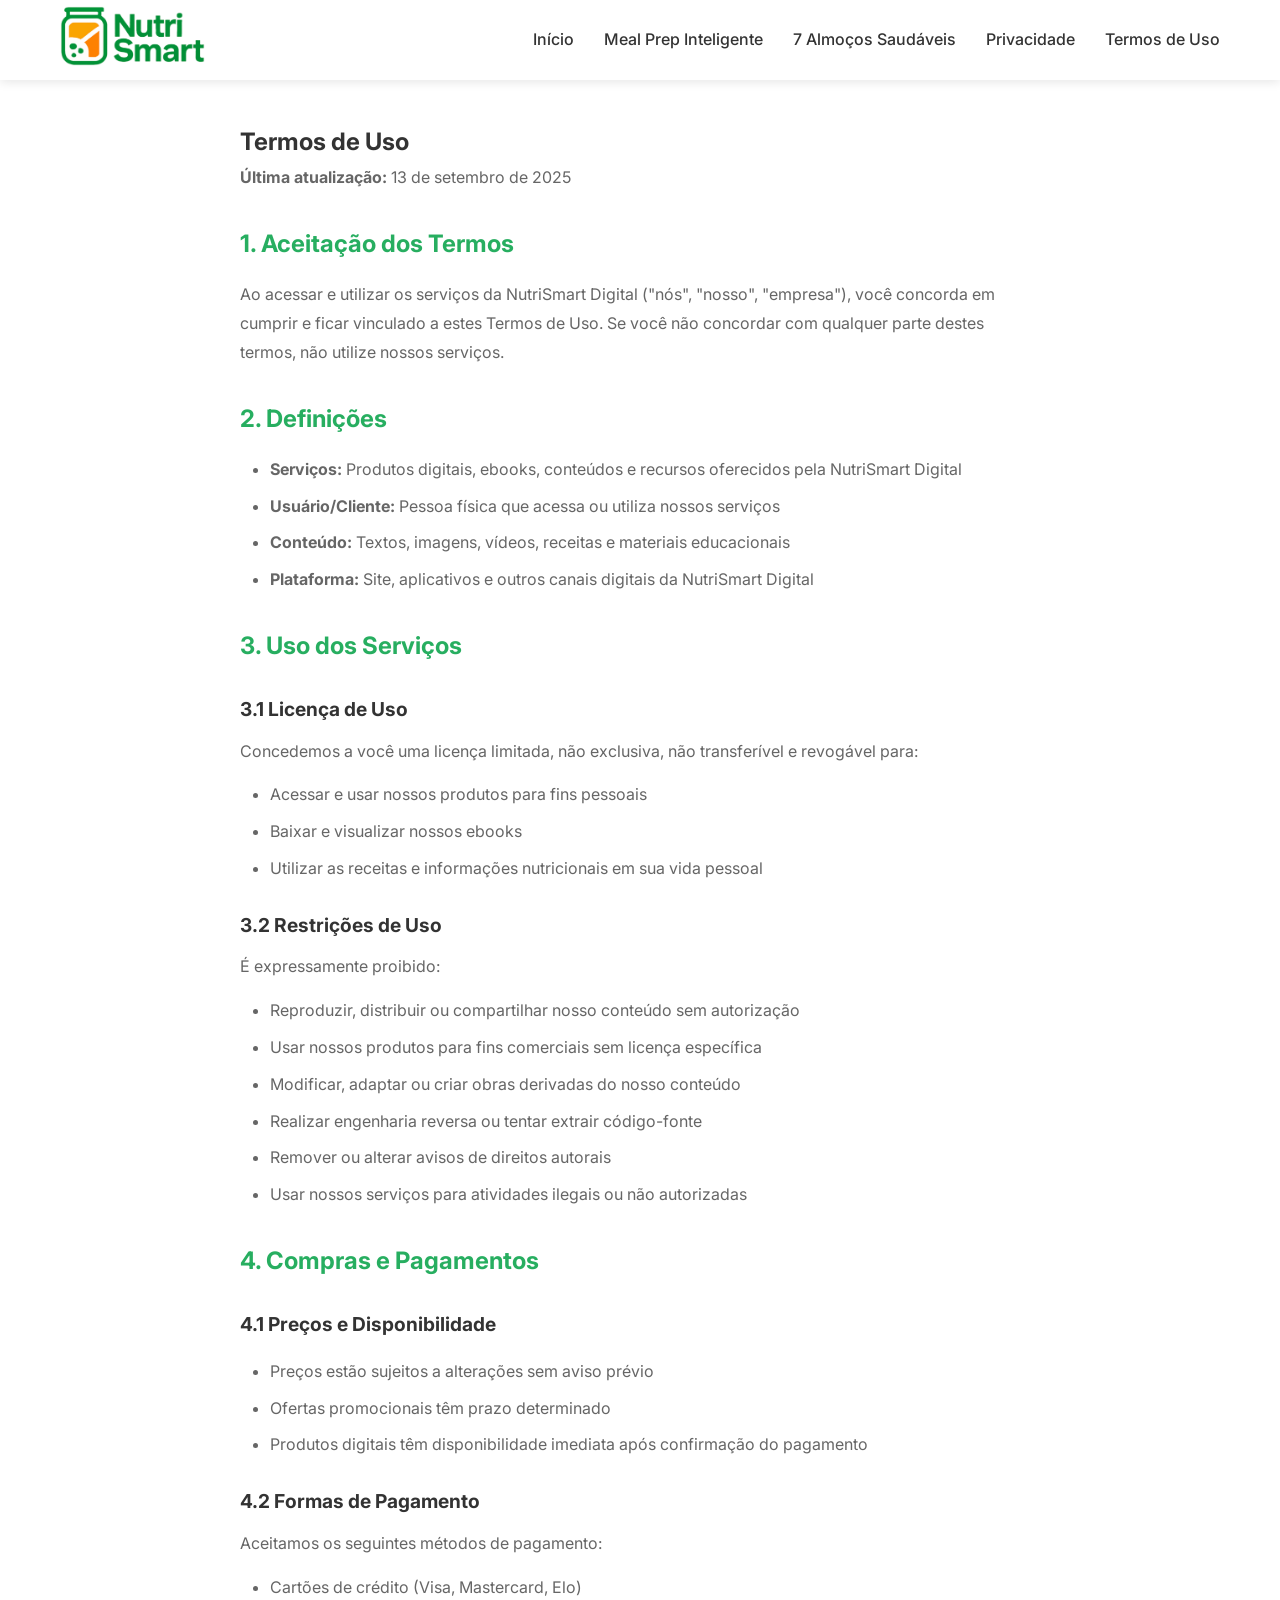
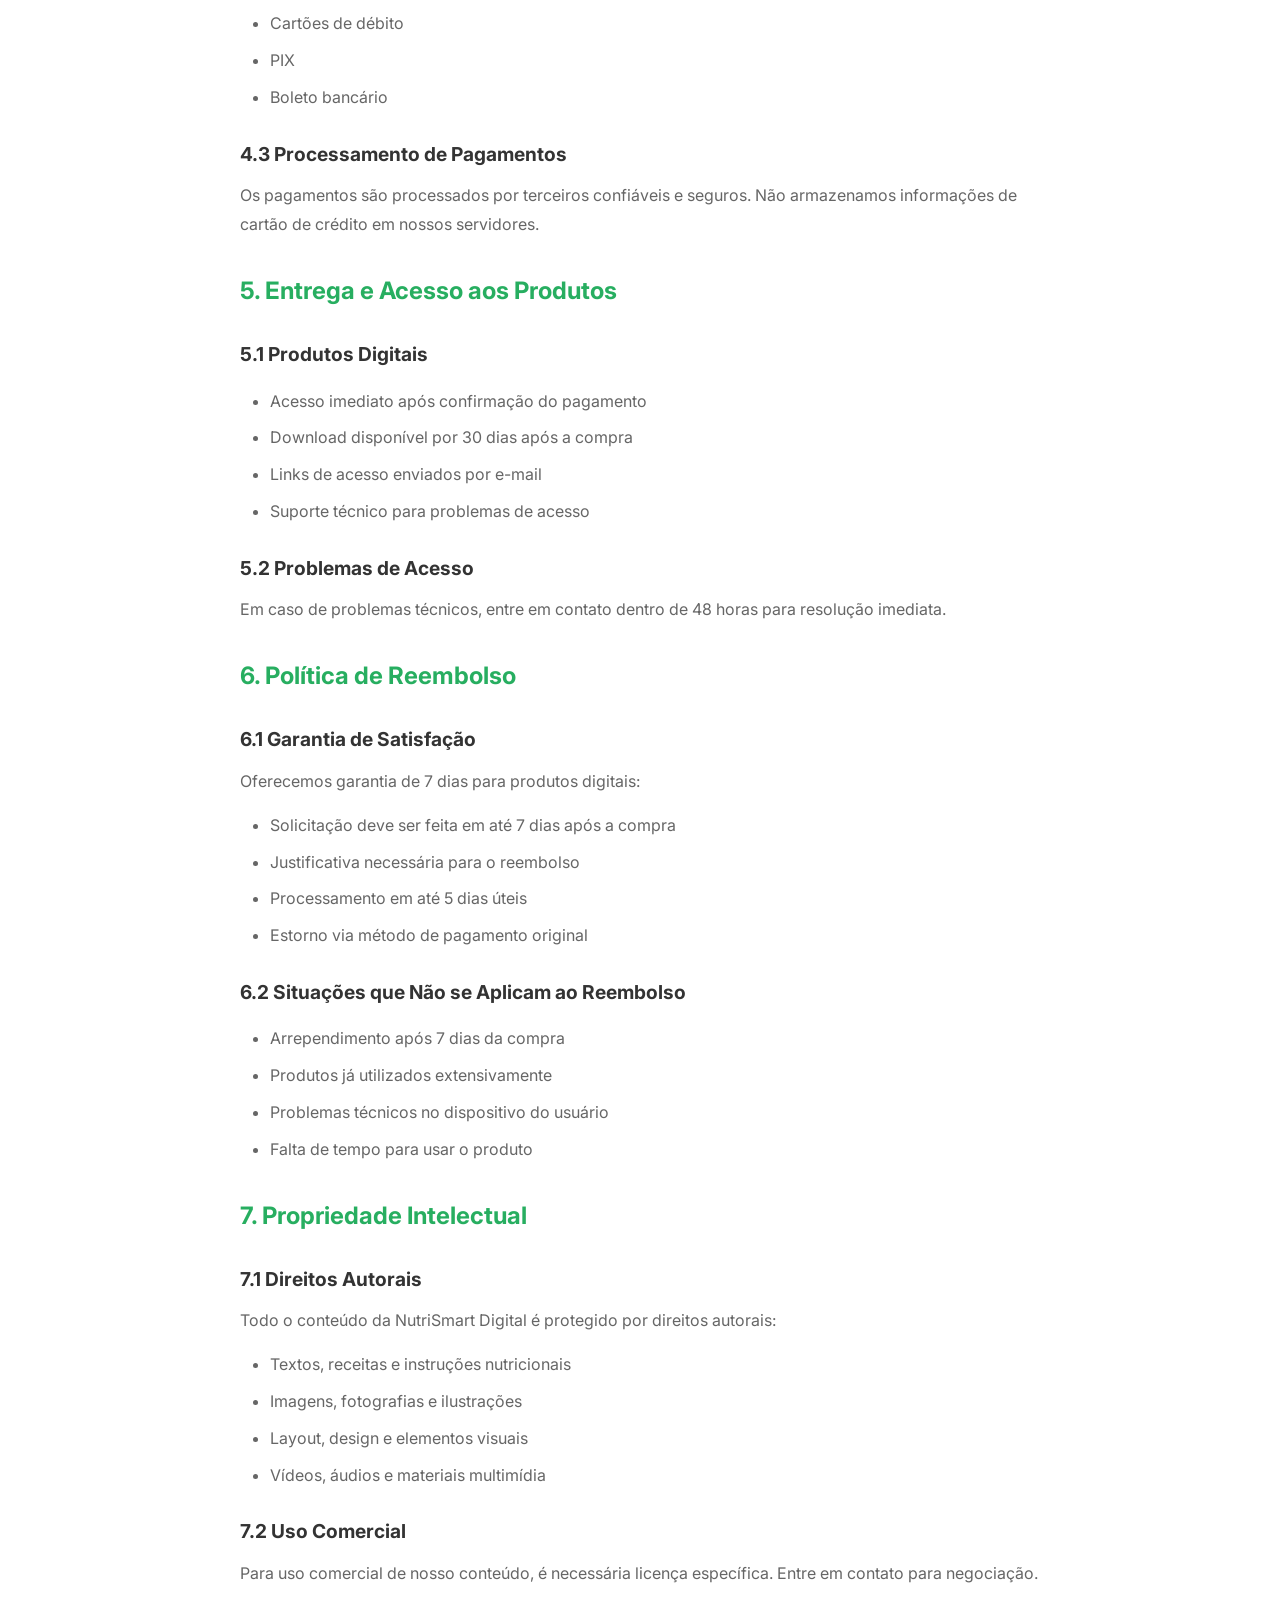
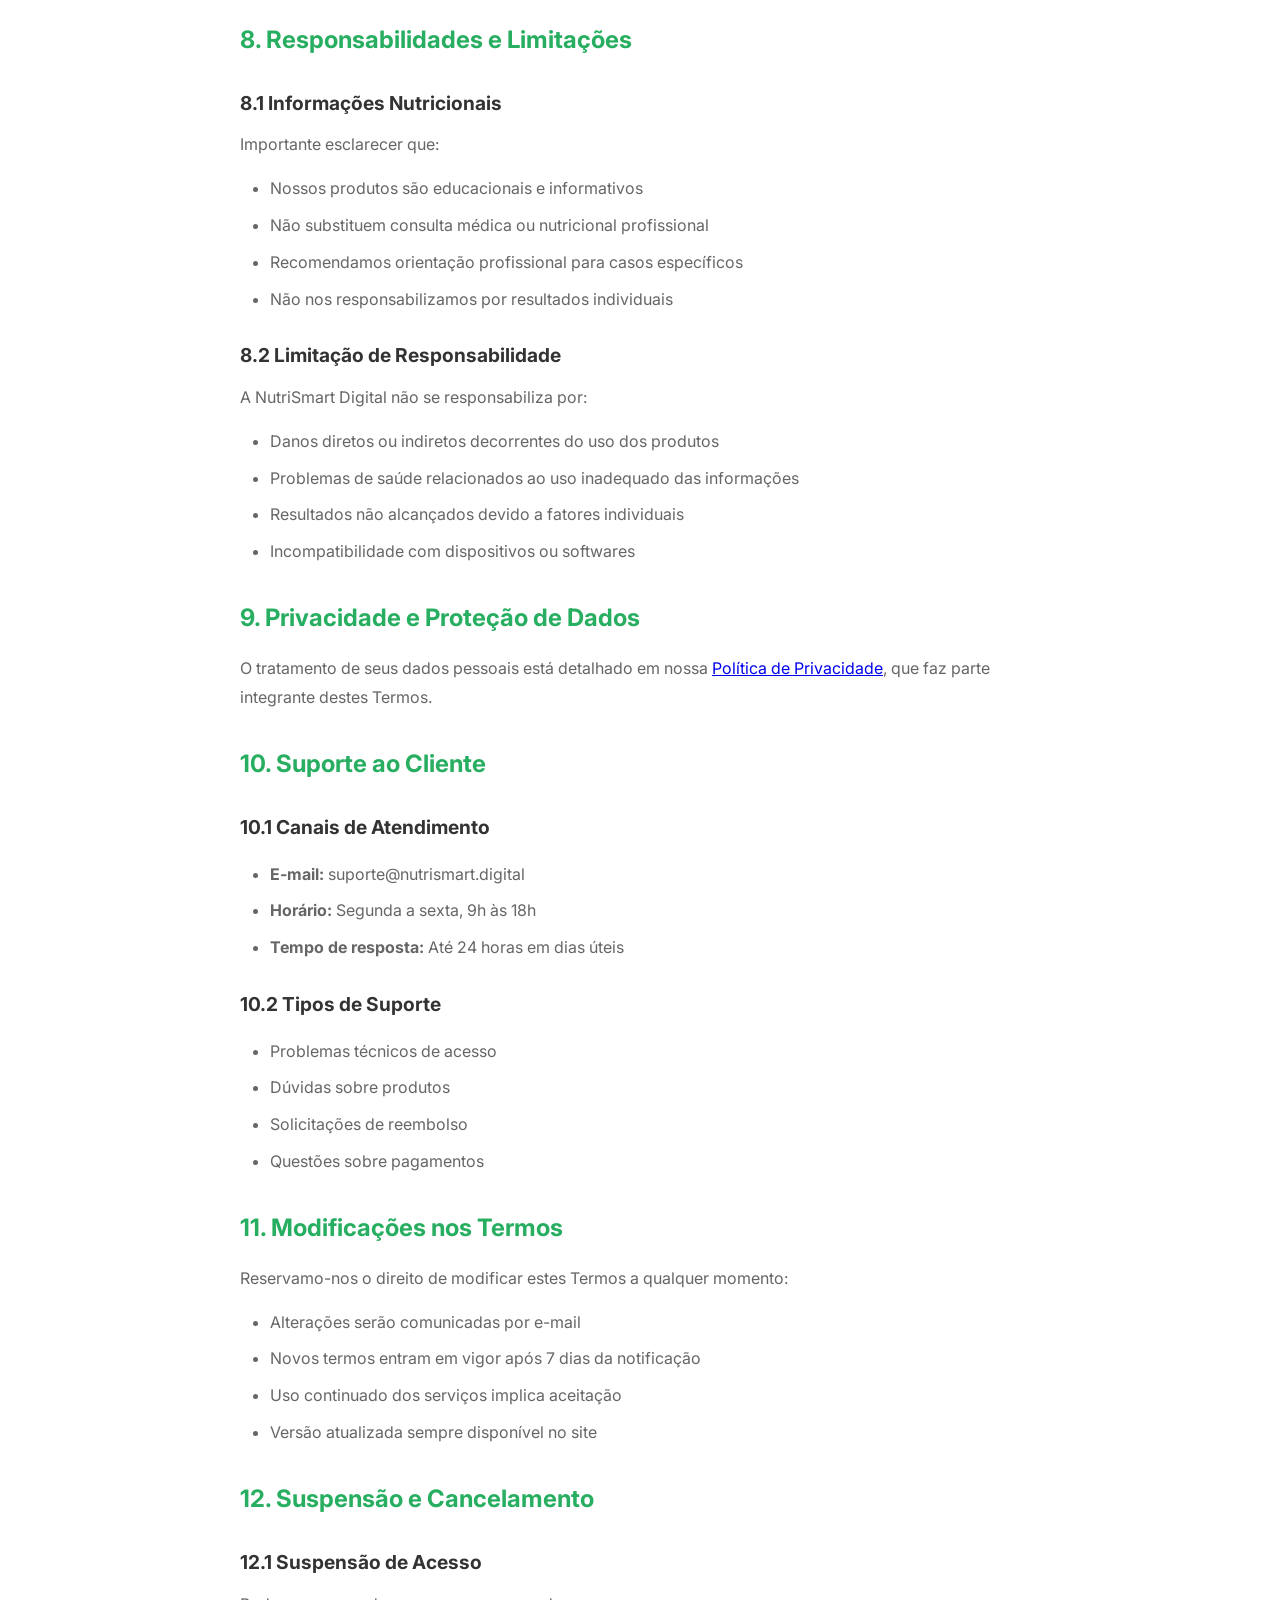
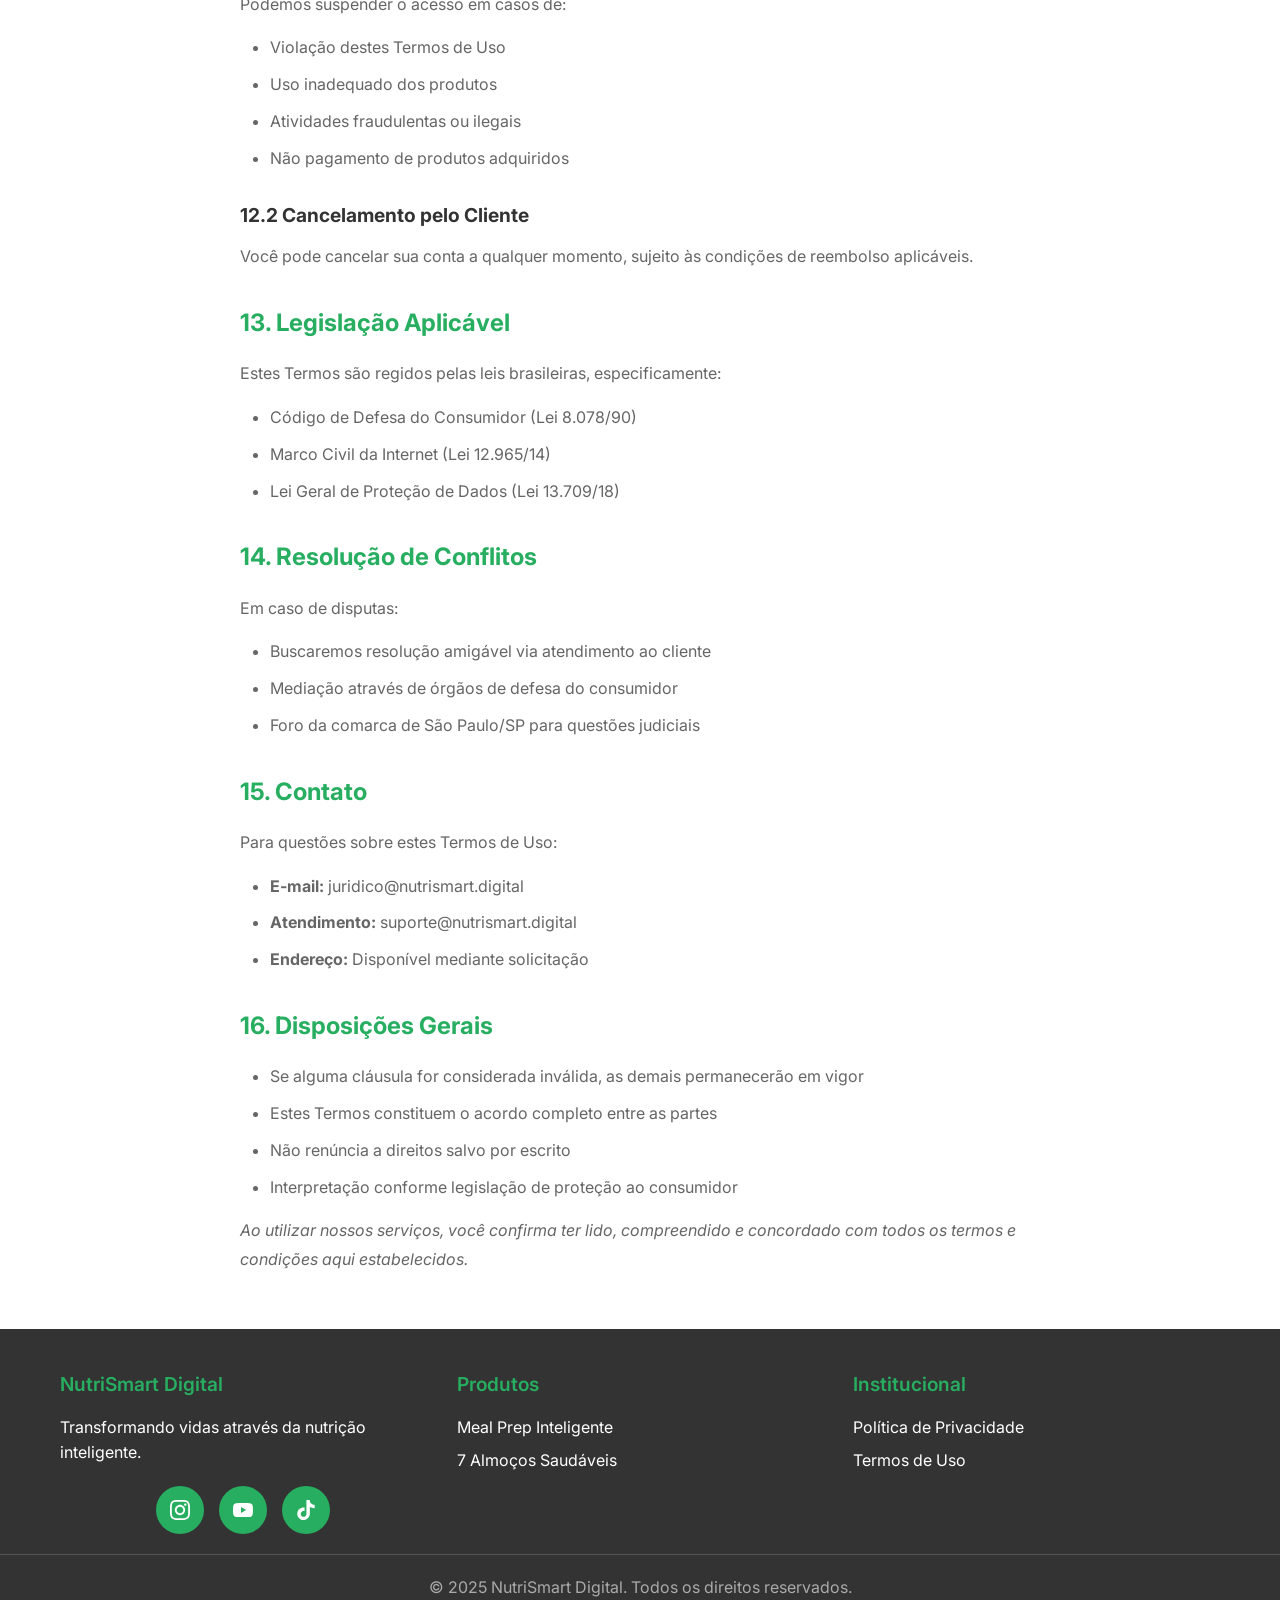
<file: termos-de-uso.html>
<!DOCTYPE html>
<html lang="pt-BR">
<head>
    <meta charset="UTF-8">
    <meta name="viewport" content="width=device-width, initial-scale=1.0">
    <title>Termos de Uso - NutriSmart Digital</title>
    <meta name="description" content="Termos de Uso da NutriSmart Digital. Conheça os termos e condições para uso de nossos produtos e serviços.">
    <link rel="stylesheet" href="css/styles.css">
</head>
<body>
    <header>
        <div class="header-container">
            <div class="logo">
                <img src="img/nutrismart-logo.png" alt="NutriSmart Digital">
            </div>
            <nav>
                <ul>
                    <li><a href="index.html">Início</a></li>
                    <li><a href="mealprep-inteligente/index.html">Meal Prep Inteligente</a></li>
                    <li><a href="7-almocos-saudaveis-em-20-minutos/index.html">7 Almoços Saudáveis</a></li>
                    <li><a href="politica-de-privacidade.html">Privacidade</a></li>
                    <li><a href="termos-de-uso.html">Termos de Uso</a></li>
                </ul>
            </nav>
            <div class="menu-toggle" onclick="toggleMenu()">
                <span></span>
                <span></span>
                <span></span>
            </div>
        </div>
    </header>

    <main>
        <section class="institutional">
            <div class="container">
                <div class="institutional-content">
                    <h1>Termos de Uso</h1>
                    <p><strong>Última atualização:</strong> 13 de setembro de 2025</p>

                    <h2>1. Aceitação dos Termos</h2>
                    <p>Ao acessar e utilizar os serviços da NutriSmart Digital ("nós", "nosso", "empresa"), você concorda em cumprir e ficar vinculado a estes Termos de Uso. Se você não concordar com qualquer parte destes termos, não utilize nossos serviços.</p>

                    <h2>2. Definições</h2>
                    <ul>
                        <li><strong>Serviços:</strong> Produtos digitais, ebooks, conteúdos e recursos oferecidos pela NutriSmart Digital</li>
                        <li><strong>Usuário/Cliente:</strong> Pessoa física que acessa ou utiliza nossos serviços</li>
                        <li><strong>Conteúdo:</strong> Textos, imagens, vídeos, receitas e materiais educacionais</li>
                        <li><strong>Plataforma:</strong> Site, aplicativos e outros canais digitais da NutriSmart Digital</li>
                    </ul>

                    <h2>3. Uso dos Serviços</h2>
                    <h3>3.1 Licença de Uso</h3>
                    <p>Concedemos a você uma licença limitada, não exclusiva, não transferível e revogável para:</p>
                    <ul>
                        <li>Acessar e usar nossos produtos para fins pessoais</li>
                        <li>Baixar e visualizar nossos ebooks</li>
                        <li>Utilizar as receitas e informações nutricionais em sua vida pessoal</li>
                    </ul>

                    <h3>3.2 Restrições de Uso</h3>
                    <p>É expressamente proibido:</p>
                    <ul>
                        <li>Reproduzir, distribuir ou compartilhar nosso conteúdo sem autorização</li>
                        <li>Usar nossos produtos para fins comerciais sem licença específica</li>
                        <li>Modificar, adaptar ou criar obras derivadas do nosso conteúdo</li>
                        <li>Realizar engenharia reversa ou tentar extrair código-fonte</li>
                        <li>Remover ou alterar avisos de direitos autorais</li>
                        <li>Usar nossos serviços para atividades ilegais ou não autorizadas</li>
                    </ul>

                    <h2>4. Compras e Pagamentos</h2>
                    <h3>4.1 Preços e Disponibilidade</h3>
                    <ul>
                        <li>Preços estão sujeitos a alterações sem aviso prévio</li>
                        <li>Ofertas promocionais têm prazo determinado</li>
                        <li>Produtos digitais têm disponibilidade imediata após confirmação do pagamento</li>
                    </ul>

                    <h3>4.2 Formas de Pagamento</h3>
                    <p>Aceitamos os seguintes métodos de pagamento:</p>
                    <ul>
                        <li>Cartões de crédito (Visa, Mastercard, Elo)</li>
                        <li>Cartões de débito</li>
                        <li>PIX</li>
                        <li>Boleto bancário</li>
                    </ul>

                    <h3>4.3 Processamento de Pagamentos</h3>
                    <p>Os pagamentos são processados por terceiros confiáveis e seguros. Não armazenamos informações de cartão de crédito em nossos servidores.</p>

                    <h2>5. Entrega e Acesso aos Produtos</h2>
                    <h3>5.1 Produtos Digitais</h3>
                    <ul>
                        <li>Acesso imediato após confirmação do pagamento</li>
                        <li>Download disponível por 30 dias após a compra</li>
                        <li>Links de acesso enviados por e-mail</li>
                        <li>Suporte técnico para problemas de acesso</li>
                    </ul>

                    <h3>5.2 Problemas de Acesso</h3>
                    <p>Em caso de problemas técnicos, entre em contato dentro de 48 horas para resolução imediata.</p>

                    <h2>6. Política de Reembolso</h2>
                    <h3>6.1 Garantia de Satisfação</h3>
                    <p>Oferecemos garantia de 7 dias para produtos digitais:</p>
                    <ul>
                        <li>Solicitação deve ser feita em até 7 dias após a compra</li>
                        <li>Justificativa necessária para o reembolso</li>
                        <li>Processamento em até 5 dias úteis</li>
                        <li>Estorno via método de pagamento original</li>
                    </ul>

                    <h3>6.2 Situações que Não se Aplicam ao Reembolso</h3>
                    <ul>
                        <li>Arrependimento após 7 dias da compra</li>
                        <li>Produtos já utilizados extensivamente</li>
                        <li>Problemas técnicos no dispositivo do usuário</li>
                        <li>Falta de tempo para usar o produto</li>
                    </ul>

                    <h2>7. Propriedade Intelectual</h2>
                    <h3>7.1 Direitos Autorais</h3>
                    <p>Todo o conteúdo da NutriSmart Digital é protegido por direitos autorais:</p>
                    <ul>
                        <li>Textos, receitas e instruções nutricionais</li>
                        <li>Imagens, fotografias e ilustrações</li>
                        <li>Layout, design e elementos visuais</li>
                        <li>Vídeos, áudios e materiais multimídia</li>
                    </ul>

                    <h3>7.2 Uso Comercial</h3>
                    <p>Para uso comercial de nosso conteúdo, é necessária licença específica. Entre em contato para negociação.</p>

                    <h2>8. Responsabilidades e Limitações</h2>
                    <h3>8.1 Informações Nutricionais</h3>
                    <p>Importante esclarecer que:</p>
                    <ul>
                        <li>Nossos produtos são educacionais e informativos</li>
                        <li>Não substituem consulta médica ou nutricional profissional</li>
                        <li>Recomendamos orientação profissional para casos específicos</li>
                        <li>Não nos responsabilizamos por resultados individuais</li>
                    </ul>

                    <h3>8.2 Limitação de Responsabilidade</h3>
                    <p>A NutriSmart Digital não se responsabiliza por:</p>
                    <ul>
                        <li>Danos diretos ou indiretos decorrentes do uso dos produtos</li>
                        <li>Problemas de saúde relacionados ao uso inadequado das informações</li>
                        <li>Resultados não alcançados devido a fatores individuais</li>
                        <li>Incompatibilidade com dispositivos ou softwares</li>
                    </ul>

                    <h2>9. Privacidade e Proteção de Dados</h2>
                    <p>O tratamento de seus dados pessoais está detalhado em nossa <a href="politica-de-privacidade.html">Política de Privacidade</a>, que faz parte integrante destes Termos.</p>

                    <h2>10. Suporte ao Cliente</h2>
                    <h3>10.1 Canais de Atendimento</h3>
                    <ul>
                        <li><strong>E-mail:</strong> suporte@nutrismart.digital</li>
                        <li><strong>Horário:</strong> Segunda a sexta, 9h às 18h</li>
                        <li><strong>Tempo de resposta:</strong> Até 24 horas em dias úteis</li>
                    </ul>

                    <h3>10.2 Tipos de Suporte</h3>
                    <ul>
                        <li>Problemas técnicos de acesso</li>
                        <li>Dúvidas sobre produtos</li>
                        <li>Solicitações de reembolso</li>
                        <li>Questões sobre pagamentos</li>
                    </ul>

                    <h2>11. Modificações nos Termos</h2>
                    <p>Reservamo-nos o direito de modificar estes Termos a qualquer momento:</p>
                    <ul>
                        <li>Alterações serão comunicadas por e-mail</li>
                        <li>Novos termos entram em vigor após 7 dias da notificação</li>
                        <li>Uso continuado dos serviços implica aceitação</li>
                        <li>Versão atualizada sempre disponível no site</li>
                    </ul>

                    <h2>12. Suspensão e Cancelamento</h2>
                    <h3>12.1 Suspensão de Acesso</h3>
                    <p>Podemos suspender o acesso em casos de:</p>
                    <ul>
                        <li>Violação destes Termos de Uso</li>
                        <li>Uso inadequado dos produtos</li>
                        <li>Atividades fraudulentas ou ilegais</li>
                        <li>Não pagamento de produtos adquiridos</li>
                    </ul>

                    <h3>12.2 Cancelamento pelo Cliente</h3>
                    <p>Você pode cancelar sua conta a qualquer momento, sujeito às condições de reembolso aplicáveis.</p>

                    <h2>13. Legislação Aplicável</h2>
                    <p>Estes Termos são regidos pelas leis brasileiras, especificamente:</p>
                    <ul>
                        <li>Código de Defesa do Consumidor (Lei 8.078/90)</li>
                        <li>Marco Civil da Internet (Lei 12.965/14)</li>
                        <li>Lei Geral de Proteção de Dados (Lei 13.709/18)</li>
                    </ul>

                    <h2>14. Resolução de Conflitos</h2>
                    <p>Em caso de disputas:</p>
                    <ul>
                        <li>Buscaremos resolução amigável via atendimento ao cliente</li>
                        <li>Mediação através de órgãos de defesa do consumidor</li>
                        <li>Foro da comarca de São Paulo/SP para questões judiciais</li>
                    </ul>

                    <h2>15. Contato</h2>
                    <p>Para questões sobre estes Termos de Uso:</p>
                    <ul>
                        <li><strong>E-mail:</strong> juridico@nutrismart.digital</li>
                        <li><strong>Atendimento:</strong> suporte@nutrismart.digital</li>
                        <li><strong>Endereço:</strong> Disponível mediante solicitação</li>
                    </ul>

                    <h2>16. Disposições Gerais</h2>
                    <ul>
                        <li>Se alguma cláusula for considerada inválida, as demais permanecerão em vigor</li>
                        <li>Estes Termos constituem o acordo completo entre as partes</li>
                        <li>Não renúncia a direitos salvo por escrito</li>
                        <li>Interpretação conforme legislação de proteção ao consumidor</li>
                    </ul>

                    <p><em>Ao utilizar nossos serviços, você confirma ter lido, compreendido e concordado com todos os termos e condições aqui estabelecidos.</em></p>
                </div>
            </div>
        </section>
    </main>

    <footer>
        <div class="footer-content">
            <div class="footer-section">
                <h3>NutriSmart Digital</h3>
                <p>Transformando vidas através da nutrição inteligente.</p>
                <div class="social-icons">
                    <a href="#" class="social-icon">
                        <svg xmlns="http://www.w3.org/2000/svg" viewBox="0 0 24 24" fill="currentColor">
                            <path d="M12 2.163c3.204 0 3.584.012 4.85.07 3.252.148 4.771 1.691 4.919 4.919.058 1.265.069 1.645.069 4.849 0 3.205-.012 3.584-.069 4.849-.149 3.225-1.664 4.771-4.919 4.919-1.266.058-1.644.07-4.85.07-3.204 0-3.584-.012-4.849-.07-3.26-.149-4.771-1.699-4.919-4.92-.058-1.265-.07-1.644-.07-4.849 0-3.204.013-3.583.07-4.849.149-3.227 1.664-4.771 4.919-4.919 1.266-.057 1.645-.069 4.849-.069zm0-2.163c-3.259 0-3.667.014-4.947.072-4.358.2-6.78 2.618-6.98 6.98-.059 1.281-.073 1.689-.073 4.948 0 3.259.014 3.668.072 4.948.2 4.358 2.618 6.78 6.98 6.98 1.281.058 1.689.072 4.948.072 3.259 0 3.668-.014 4.948-.072 4.354-.2 6.782-2.618 6.979-6.98.059-1.28.073-1.689.073-4.948 0-3.259-.014-3.667-.072-4.947-.196-4.354-2.617-6.78-6.979-6.98-1.281-.059-1.69-.073-4.949-.073zm0 5.838c-3.403 0-6.162 2.759-6.162 6.162s2.759 6.163 6.162 6.163 6.162-2.759 6.162-6.163c0-3.403-2.759-6.162-6.162-6.162zm0 10.162c-2.209 0-4-1.79-4-4 0-2.209 1.791-4 4-4s4 1.791 4 4c0 2.21-1.791 4-4 4zm6.406-11.845c-.796 0-1.441.645-1.441 1.44s.645 1.44 1.441 1.44c.795 0 1.439-.645 1.439-1.44s-.644-1.44-1.439-1.44z"/>
                        </svg>
                    </a>
                    <a href="#" class="social-icon">
                        <svg xmlns="http://www.w3.org/2000/svg" viewBox="0 0 24 24" fill="currentColor">
                            <path d="M23.498 6.186a3.016 3.016 0 0 0-2.122-2.136C19.505 3.545 12 3.545 12 3.545s-7.505 0-9.377.505A3.017 3.017 0 0 0 .502 6.186C0 8.07 0 12 0 12s0 3.93.502 5.814a3.016 3.016 0 0 0 2.122 2.136c1.871.505 9.376.505 9.376.505s7.505 0 9.377-.505a3.015 3.015 0 0 0 2.122-2.136C24 15.93 24 12 24 12s0-3.93-.502-5.814zM9.545 15.568V8.432L15.818 12l-6.273 3.568z"/>
                        </svg>
                    </a>
                    <a href="#" class="social-icon">
                        <svg xmlns="http://www.w3.org/2000/svg" viewBox="0 0 24 24" fill="currentColor">
                            <path d="M12.525.02c1.31-.02 2.61-.01 3.91-.02.08 1.53.63 3.09 1.75 4.17 1.12 1.11 2.7 1.62 4.24 1.79v4.03c-1.44-.05-2.89-.35-4.2-.97-.57-.26-1.1-.59-1.62-.93-.01 2.92.01 5.84-.02 8.75-.08 1.4-.54 2.79-1.35 3.94-1.31 1.92-3.58 3.17-5.91 3.21-1.43.08-2.86-.31-4.08-1.03-2.02-1.19-3.44-3.37-3.65-5.71-.02-.5-.03-1-.01-1.49.18-1.9 1.12-3.72 2.58-4.96 1.66-1.44 3.98-2.13 6.15-1.72.02 1.48-.04 2.96-.04 4.44-.99-.32-2.15-.23-3.02.37-.63.41-1.11 1.04-1.36 1.75-.21.51-.15 1.07-.14 1.61.24 1.64 1.82 3.02 3.5 2.87 1.12-.01 2.19-.66 2.77-1.61.19-.33.4-.67.41-1.06.1-1.79.06-3.57.07-5.36.01-4.03-.01-8.05.02-12.07z"/>
                        </svg>
                    </a>
                </div>
            </div>
            
            <div class="footer-section">
                <h3>Produtos</h3>
                <ul>
                    <li><a href="mealprep-inteligente/index.html">Meal Prep Inteligente</a></li>
                    <li><a href="7-almocos-saudaveis-em-20-minutos/index.html">7 Almoços Saudáveis</a></li>
                </ul>
            </div>
            
            <div class="footer-section">
                <h3>Institucional</h3>
                <ul>
                    <li><a href="politica-de-privacidade.html">Política de Privacidade</a></li>
                    <li><a href="termos-de-uso.html">Termos de Uso</a></li>
                </ul>
            </div>
        </div>
        
        <div class="footer-bottom">
            <div class="container">
                <p>&copy; 2025 NutriSmart Digital. Todos os direitos reservados.</p>
            </div>
        </div>
    </footer>

    <script src="js/script.js"></script>
</body>
</html>
</file>
<file: css/styles.css>
/* NutriSmart Digital - CSS Styles */
@import url('https://fonts.googleapis.com/css2?family=Inter:wght@300;400;500;600;700&display=swap');

/* Reset and Base Styles */
* {
    margin: 0;
    padding: 0;
    box-sizing: border-box;
}

body {
    font-family: 'Inter', sans-serif;
    line-height: 1.6;
    color: #333;
    background-color: #fff;
}

/* Colors Variables */
:root {
    --primary-green: #27ae60;
    --primary-orange: #f39c12;
    --white: #ffffff;
    --text-dark: #333333;
    --text-light: #666666;
    --border-light: #e0e0e0;
}

/* Header Styles */
header {
    background-color: var(--white);
    box-shadow: 0 2px 10px rgba(0,0,0,0.1);
    position: sticky;
    top: 0;
    z-index: 1000;
}

.header-container {
    max-width: 1200px;
    margin: 0 auto;
    padding: 0 20px;
    display: flex;
    justify-content: space-between;
    align-items: center;
    height: 80px;
}

.logo img {
    height: 60px;
    width: auto;
}

nav ul {
    list-style: none;
    display: flex;
    gap: 30px;
}

nav ul li a {
    text-decoration: none;
    color: var(--text-dark);
    font-weight: 500;
    transition: color 0.3s ease;
    padding: 10px 0;
}

nav ul li a:hover {
    color: var(--primary-green);
}

/* Mobile Menu Toggle */
.menu-toggle {
    display: none;
    flex-direction: column;
    cursor: pointer;
    padding: 12px;
    min-width: 44px;
    min-height: 44px;
    justify-content: center;
    align-items: center;
}

.menu-toggle span {
    width: 25px;
    height: 3px;
    background-color: var(--text-dark);
    margin: 3px 0;
    transition: 0.3s;
}

/* Main Content Styles */
main {
    min-height: calc(100vh - 160px);
}

.container {
    max-width: 1200px;
    margin: 0 auto;
    padding: 0 20px;
}

/* Hero Section */
.hero {
    background: linear-gradient(135deg, #1e7e34 0%, #27ae60 35%, #f39c12 70%, #e67e22 100%);
    background-size: 400% 400%;
    animation: gradientShift 8s ease-in-out infinite;
    color: var(--white);
    padding: 120px 0;
    text-align: center;
    position: relative;
    overflow: hidden;
}

.hero::before {
    content: '';
    position: absolute;
    top: 0;
    left: 0;
    right: 0;
    bottom: 0;
    background: rgba(0, 0, 0, 0.1);
    z-index: 1;
}

.hero .container {
    position: relative;
    z-index: 2;
}

.hero h1 {
    font-size: 3.5rem;
    font-weight: 800;
    margin-bottom: 25px;
    line-height: 1.2;
    text-shadow: 0 2px 4px rgba(0, 0, 0, 0.3);
    animation: fadeInUp 1s ease-out;
}

.hero p {
    font-size: 1.3rem;
    max-width: 700px;
    margin: 0 auto 40px;
    line-height: 1.6;
    font-weight: 400;
    text-shadow: 0 1px 2px rgba(0, 0, 0, 0.2);
    animation: fadeInUp 1s ease-out 0.2s both;
}

@keyframes gradientShift {
    0%, 100% {
        background-position: 0% 50%;
    }
    50% {
        background-position: 100% 50%;
    }
}

@keyframes fadeInUp {
    from {
        opacity: 0;
        transform: translateY(30px);
    }
    to {
        opacity: 1;
        transform: translateY(0);
    }
}

.btn {
    display: inline-block;
    padding: 18px 35px;
    background-color: var(--white);
    color: var(--primary-green);
    text-decoration: none;
    border-radius: 50px;
    font-weight: 600;
    font-size: 1.1rem;
    transition: all 0.4s cubic-bezier(0.4, 0.0, 0.2, 1);
    border: 2px solid var(--white);
    box-shadow: 0 4px 15px rgba(0, 0, 0, 0.2);
    transform: translateY(0);
    animation: fadeInUp 1s ease-out 0.4s both;
    position: relative;
    overflow: hidden;
}

.btn::before {
    content: '';
    position: absolute;
    top: 0;
    left: -100%;
    width: 100%;
    height: 100%;
    background: linear-gradient(90deg, transparent, rgba(255, 255, 255, 0.2), transparent);
    transition: all 0.6s;
    z-index: 1;
}

.btn:hover::before {
    left: 100%;
}

.btn:hover {
    background-color: transparent;
    color: var(--white);
    transform: translateY(-3px);
    box-shadow: 0 8px 25px rgba(0, 0, 0, 0.3);
}

.btn span {
    position: relative;
    z-index: 2;
}

.btn-primary {
    background-color: var(--primary-green);
    color: var(--white);
    border-color: var(--primary-green);
    box-shadow: 0 4px 15px rgba(39, 174, 96, 0.3);
}

.btn-primary:hover {
    background-color: rgba(39, 174, 96, 0.1);
    color: var(--white);
    border-color: var(--white);
    box-shadow: 0 8px 25px rgba(39, 174, 96, 0.4);
}

.btn-secondary {
    background-color: var(--primary-orange);
    color: var(--white);
    border-color: var(--primary-orange);
    box-shadow: 0 4px 15px rgba(243, 156, 18, 0.3);
}

.btn-secondary:hover {
    background-color: rgba(243, 156, 18, 0.1);
    color: var(--white);
    border-color: var(--white);
    box-shadow: 0 8px 25px rgba(243, 156, 18, 0.4);
}

/* Section Styles */
.section {
    padding: 60px 0;
}

.section-title {
    font-size: 2.5rem;
    font-weight: 700;
    text-align: center;
    margin-bottom: 50px;
    color: var(--text-dark);
    opacity: 0;
    transform: translateY(30px);
    animation: fadeInUp 1s ease-out 0.3s forwards;
}

.section-subtitle {
    font-size: 1.1rem;
    color: var(--text-light);
    text-align: center;
    max-width: 600px;
    margin: 0 auto 50px;
    opacity: 0;
    transform: translateY(20px);
    animation: fadeInUp 1s ease-out 0.5s forwards;
}

/* Grid Layouts */
.grid {
    display: grid;
    gap: 30px;
}

.grid-2 {
    grid-template-columns: repeat(auto-fit, minmax(500px, 1fr));
    align-items: stretch;
}

.grid-3 {
    grid-template-columns: repeat(auto-fit, minmax(300px, 1fr));
}

/* Card Styles */
.card {
    background-color: var(--white);
    border-radius: 10px;
    box-shadow: 0 5px 20px rgba(0,0,0,0.1);
    overflow: hidden;
    transition: all 0.4s cubic-bezier(0.4, 0.0, 0.2, 1);
    opacity: 0;
    transform: translateY(50px);
    animation: cardFadeInUp 0.8s ease-out forwards;
}

.card:hover {
    transform: translateY(-10px);
    box-shadow: 0 15px 40px rgba(0,0,0,0.15);
}

.card:nth-child(2) {
    animation-delay: 0.2s;
}

.card:nth-child(3) {
    animation-delay: 0.4s;
}

.card:nth-child(4) {
    animation-delay: 0.6s;
}

@keyframes cardFadeInUp {
    to {
        opacity: 1;
        transform: translateY(0);
    }
}

.card img {
    width: 100%;
    height: 250px;
    object-fit: cover;
}

.card-content {
    padding: 25px;
}

.card-title {
    font-size: 1.5rem;
    font-weight: 600;
    margin-bottom: 15px;
    color: var(--text-dark);
}

.card-text {
    color: var(--text-light);
    margin-bottom: 20px;
}

/* Enhanced Product Showcase */
.product-card.enhanced {
    display: flex;
    flex-direction: column;
    position: relative;
    background: var(--white);
    border-radius: 20px;
    box-shadow: 0 10px 40px rgba(0,0,0,0.1);
    overflow: hidden;
    padding: 0;
    height: 100%;
    opacity: 0;
    transform: translateY(50px);
    animation: fadeInUp 1s ease-out forwards;
    transition: all 0.4s cubic-bezier(0.4, 0.0, 0.2, 1);
}

.product-card.enhanced:nth-child(2) {
    animation-delay: 0.3s;
}

.product-card.enhanced:hover {
    transform: translateY(-15px);
    box-shadow: 0 25px 60px rgba(0,0,0,0.15);
}

/* Product Badges */
.product-badge {
    position: absolute;
    top: 20px;
    left: 20px;
    background: linear-gradient(135deg, #667eea 0%, #764ba2 100%);
    color: white;
    padding: 8px 16px;
    border-radius: 20px;
    font-size: 0.85rem;
    font-weight: 600;
    z-index: 10;
    box-shadow: 0 4px 15px rgba(0,0,0,0.2);
}

.product-badge.bestseller {
    background: linear-gradient(135deg, #f093fb 0%, #f5576c 100%);
}

.product-badge.quick {
    background: linear-gradient(135deg, #4facfe 0%, #00f2fe 100%);
}

/* Product Image Container */
.product-image-container {
    position: relative;
    padding: 20px;
    background: linear-gradient(135deg, #667eea 0%, #764ba2 100%);
    height: 320px;
    display: flex;
    align-items: center;
    justify-content: center;
}

.product-card.enhanced .product-image {
    max-width: 280px;
    max-height: 280px;
    width: auto;
    height: auto;
    border-radius: 15px;
    object-fit: contain;
    box-shadow: 0 15px 35px rgba(0,0,0,0.3);
    transition: all 0.4s cubic-bezier(0.4, 0.0, 0.2, 1);
}

.product-card.enhanced:hover .product-image {
    transform: scale(1.05) rotate(2deg);
    box-shadow: 0 25px 50px rgba(0,0,0,0.4);
}

/* Product Content */
.product-content {
    padding: 30px;
    display: flex;
    flex-direction: column;
    height: 100%;
}

.product-content .card-title {
    font-size: 1.5rem;
    font-weight: 700;
    margin-bottom: 15px;
    color: var(--text-dark);
}

.product-content .card-text {
    color: var(--text-light);
    margin-bottom: 20px;
    line-height: 1.6;
    flex-grow: 1;
}

/* Product Features */
.product-features {
    display: flex;
    gap: 10px;
    margin-bottom: 20px;
    flex-wrap: wrap;
}

.feature {
    background: #f8f9fa;
    color: var(--text-dark);
    padding: 6px 12px;
    border-radius: 15px;
    font-size: 0.85rem;
    font-weight: 500;
    border: 1px solid #e9ecef;
}

/* Product Pricing */
.product-pricing {
    display: flex;
    align-items: center;
    gap: 10px;
    margin-bottom: 25px;
    flex-wrap: wrap;
}

.original-price {
    font-size: 0.9rem;
    color: #999;
    text-decoration: line-through;
}

.current-price {
    font-size: 1.8rem;
    font-weight: 800;
    color: var(--primary-green);
}

.discount-badge {
    background: #e74c3c;
    color: white;
    padding: 4px 8px;
    border-radius: 10px;
    font-size: 0.8rem;
    font-weight: 600;
}

/* Enhanced CTA Buttons */
.btn-cta {
    display: flex;
    flex-direction: column;
    align-items: center;
    padding: 15px 20px;
    border-radius: 12px;
    text-decoration: none;
    font-weight: 600;
    transition: all 0.4s cubic-bezier(0.4, 0.0, 0.2, 1);
    box-shadow: 0 6px 20px rgba(0,0,0,0.15);
    border: none;
    position: relative;
    overflow: hidden;
    margin-top: auto;
}

.btn-cta::before {
    content: '';
    position: absolute;
    top: 0;
    left: -100%;
    width: 100%;
    height: 100%;
    background: linear-gradient(90deg, transparent, rgba(255,255,255,0.2), transparent);
    transition: all 0.6s;
}

.btn-cta:hover::before {
    left: 100%;
}

.btn-cta-primary {
    background: linear-gradient(135deg, var(--primary-green), #1e7e34);
    color: white;
    box-shadow: 0 8px 25px rgba(39, 174, 96, 0.3);
}

.btn-cta-primary:hover {
    background: linear-gradient(135deg, #1e7e34, var(--primary-green));
    transform: translateY(-3px);
    box-shadow: 0 15px 35px rgba(39, 174, 96, 0.4);
}

.btn-cta-secondary {
    background: linear-gradient(135deg, var(--primary-orange), #e67e22);
    color: white;
    box-shadow: 0 8px 25px rgba(243, 156, 18, 0.3);
}

.btn-cta-secondary:hover {
    background: linear-gradient(135deg, #e67e22, var(--primary-orange));
    transform: translateY(-3px);
    box-shadow: 0 15px 35px rgba(243, 156, 18, 0.4);
}

.btn-text {
    font-size: 1rem;
    font-weight: 700;
    margin-bottom: 3px;
}

.btn-subtitle {
    font-size: 0.8rem;
    opacity: 0.9;
    font-weight: 400;
}

/* Legacy Product Card (for backward compatibility) */
.product-card:not(.enhanced) {
    display: flex;
    flex-direction: column;
    align-items: center;
    text-align: center;
    padding: 30px;
    height: 100%;
    justify-content: space-between;
    opacity: 0;
    transform: translateY(50px);
    animation: fadeInUp 1s ease-out forwards;
    transition: all 0.4s cubic-bezier(0.4, 0.0, 0.2, 1);
}

.product-card:not(.enhanced):nth-child(2) {
    animation-delay: 0.3s;
}

.product-card:not(.enhanced):hover {
    transform: translateY(-8px);
}

.product-card:not(.enhanced) .product-image {
    width: 100%;
    max-width: 300px;
    height: auto;
    border-radius: 10px;
    margin-bottom: 20px;
    box-shadow: 0 10px 30px rgba(0,0,0,0.2);
    transition: all 0.4s cubic-bezier(0.4, 0.0, 0.2, 1);
}

.product-card:not(.enhanced):hover .product-image {
    transform: scale(1.05);
    box-shadow: 0 20px 40px rgba(0,0,0,0.3);
}

.product-card:not(.enhanced) .card-title {
    margin-top: 10px;
    margin-bottom: 15px;
}

.product-card:not(.enhanced) .card-text {
    flex-grow: 1;
    margin-bottom: 25px;
}

.product-card:not(.enhanced) .btn {
    margin-top: auto;
}

/* Footer Styles */
footer {
    background-color: var(--text-dark);
    color: var(--white);
    padding: 40px 0 20px;
}

.footer-content {
    max-width: 1200px;
    margin: 0 auto;
    padding: 0 20px;
    display: grid;
    grid-template-columns: repeat(auto-fit, minmax(250px, 1fr));
    gap: 30px;
}

.footer-section h3 {
    font-size: 1.2rem;
    font-weight: 600;
    margin-bottom: 15px;
    color: var(--primary-green);
}

.footer-section ul {
    list-style: none;
}

.footer-section ul li {
    margin-bottom: 8px;
}

.footer-section ul li a {
    color: var(--white);
    text-decoration: none;
    transition: color 0.3s ease;
}

.footer-section ul li a:hover {
    color: var(--primary-green);
}

.social-icons {
    display: flex;
    gap: 15px;
    margin-top: 20px;
    justify-content: center;
    align-items: center;
    flex-wrap: wrap;
    width: 100%;
}

.social-icon {
    display: inline-flex;
    align-items: center;
    gap: 8px;
    text-decoration: none;
    color: var(--text-color);
    transition: all 0.3s ease;
    padding: 6px 10px;
    border-radius: 18px;
    border: 2px solid var(--primary-green);
    background-color: transparent;
    white-space: nowrap;
    min-width: auto;
    flex-shrink: 0;
}

.social-icon:hover {
    background-color: var(--primary-green);
    color: var(--white);
    transform: translateY(-5px) scale(1.05);
    box-shadow: 0 8px 25px rgba(39, 174, 96, 0.3);
}

.social-icon:hover .social-icon-circle {
    background-color: var(--white);
    transform: rotate(360deg);
}

.social-icon:hover .social-icon-circle svg {
    fill: var(--primary-green);
    transform: scale(1.1);
}

.social-icon-circle {
    width: 28px;
    height: 28px;
    background-color: var(--primary-green);
    border-radius: 50%;
    display: flex;
    align-items: center;
    justify-content: center;
    transition: all 0.3s ease;
    flex-shrink: 0;
}

.social-icon-circle svg {
    width: 16px;
    height: 16px;
    fill: var(--white);
    transition: fill 0.3s ease;
}

.social-icon-text {
    font-weight: 500;
    font-size: 0.85rem;
}

/* Responsive adjustments */
@media (max-width: 768px) {
    .social-icons {
        gap: 10px;
        flex-direction: column;
    }
    
    .social-icon {
        width: auto;
        justify-content: flex-start;
    }
}

@media (min-width: 769px) {
    .social-icons {
        flex-direction: row;
    }
}

/* Footer social icons (simplified version) */
footer .social-icons {
    gap: 15px;
}

footer .social-icon {
    display: flex;
    align-items: center;
    justify-content: center;
    width: 48px;
    height: 48px;
    padding: 0;
    border: none;
    border-radius: 50%;
    background-color: var(--primary-green);
    text-decoration: none;
    transition: all 0.3s ease;
    flex-shrink: 0;
}

footer .social-icon:hover {
    background-color: var(--primary-orange);
    transform: translateY(-2px);
}

footer .social-icon svg {
    width: 20px;
    height: 20px;
    fill: var(--white);
}

footer .social-icon-text {
    display: none;
}

.footer-bottom {
    text-align: center;
    padding-top: 20px;
    margin-top: 20px;
    border-top: 1px solid #555;
    color: #aaa;
}

/* Landing Page Styles */
.landing-hero {
    background: linear-gradient(135deg, rgba(39, 174, 96, 0.9), rgba(243, 156, 18, 0.9));
    color: var(--white);
    padding: 100px 0;
    text-align: center;
}

.product-showcase {
    display: flex;
    align-items: center;
    gap: 50px;
    margin: 50px 0;
}

.product-info {
    flex: 1;
}

.product-cover {
    flex: 1;
    text-align: center;
}

.product-cover img {
    max-width: 400px;
    width: 100%;
    height: auto;
    border-radius: 15px;
    box-shadow: 0 15px 40px rgba(0,0,0,0.3);
}

.price {
    font-size: 2rem;
    font-weight: 700;
    color: var(--primary-green);
    margin: 20px 0;
}

.features {
    background-color: #f8f9fa;
    padding: 60px 0;
}

.feature-list {
    list-style: none;
    max-width: 600px;
    margin: 0 auto;
}

.feature-list li {
    padding: 15px 0;
    border-bottom: 1px solid var(--border-light);
    display: flex;
    align-items: center;
}

.feature-list li:before {
    content: "✓";
    color: var(--primary-green);
    font-weight: bold;
    margin-right: 15px;
    font-size: 1.2rem;
}

/* Responsive Design */

/* Tablet Landscape */
@media (max-width: 1024px) {
    .hero h1 {
        font-size: 3rem;
    }
    
    .hero p {
        font-size: 1.2rem;
    }
    
    .container {
        padding: 0 30px;
    }
}

/* Tablet Portrait */
@media (max-width: 768px) {
    .header-container {
        padding: 0 20px;
        height: 70px;
    }
    
    .logo img {
        height: 50px;
    }
    
    .menu-toggle {
        display: flex;
    }
    
    nav ul {
        display: none;
        position: absolute;
        top: 70px;
        left: 0;
        right: 0;
        background-color: var(--white);
        flex-direction: column;
        padding: 20px;
        box-shadow: 0 2px 10px rgba(0,0,0,0.1);
        z-index: 1000;
    }
    
    nav ul.active {
        display: flex;
    }
    
    nav ul li {
        margin: 5px 0;
    }
    
    nav ul li a {
        padding: 15px 0;
        display: block;
        font-size: 1.1rem;
    }
    
    .hero {
        padding: 80px 0;
    }
    
    .hero h1 {
        font-size: 2.5rem;
        line-height: 1.1;
        margin-bottom: 20px;
    }
    
    .hero p {
        font-size: 1.1rem;
        max-width: 500px;
        margin-bottom: 35px;
    }
    
    .section {
        padding: 50px 0;
    }
    
    .section-title {
        font-size: 2.2rem;
        margin-bottom: 40px;
    }
    
    .section-subtitle {
        font-size: 1rem;
        margin-bottom: 40px;
    }
    
    .grid-2 {
        grid-template-columns: 1fr;
        gap: 25px;
    }
    
    .grid-3 {
        grid-template-columns: 1fr;
        gap: 20px;
    }
    
    .card-content {
        padding: 20px;
    }
    
    .product-showcase {
        flex-direction: column;
        text-align: center;
    }
    
    .btn {
        padding: 16px 30px;
        font-size: 1rem;
        min-height: 48px; /* Touch-friendly */
    }
    
    .footer-content {
        grid-template-columns: 1fr;
        text-align: center;
        gap: 25px;
    }
    
    .container {
        padding: 0 20px;
    }
    
    .social-icons {
        gap: 12px;
        justify-content: center;
    }
    
    .social-icon {
        min-height: 44px; /* Touch-friendly */
        padding: 8px 12px;
    }
}

/* Mobile Phones */
@media (max-width: 480px) {
    .header-container {
        padding: 0 15px;
        height: 65px;
    }
    
    .logo img {
        height: 45px;
    }
    
    .hero {
        padding: 60px 0;
    }
    
    .hero h1 {
        font-size: 2rem;
        line-height: 1.1;
        margin-bottom: 15px;
    }
    
    .hero p {
        font-size: 1rem;
        max-width: 350px;
        margin-bottom: 30px;
    }
    
    .section {
        padding: 40px 0;
    }
    
    .section-title {
        font-size: 1.8rem;
        margin-bottom: 30px;
        line-height: 1.2;
    }
    
    .section-subtitle {
        font-size: 0.95rem;
        margin-bottom: 30px;
    }
    
    .card {
        margin-bottom: 20px;
    }
    
    .card-content {
        padding: 20px 15px;
    }
    
    .card-title {
        font-size: 1.3rem;
        margin-bottom: 12px;
    }
    
    .card-text {
        font-size: 0.95rem;
        margin-bottom: 15px;
    }
    
    .product-card {
        padding: 25px 15px;
    }
    
    .product-image {
        max-width: 280px;
    }
    
    .product-cover img {
        max-width: 280px;
    }
    
    .btn {
        padding: 14px 25px;
        font-size: 0.95rem;
        min-height: 44px;
        width: 100%;
        max-width: 300px;
        margin: 0 auto;
    }
    
    .hero .btn {
        width: auto;
        min-width: 250px;
        margin: 0 10px 15px;
    }
    
    .container {
        padding: 0 15px;
    }
    
    .social-icons {
        gap: 10px;
        flex-direction: column;
        align-items: center;
    }
    
    .social-icon {
        width: 100%;
        max-width: 200px;
        justify-content: center;
        min-height: 44px;
    }
    
    .footer-content {
        gap: 20px;
    }
    
    .footer-section {
        margin-bottom: 15px;
    }
    
    nav ul {
        top: 65px;
    }
    
    nav ul li a {
        padding: 16px 0;
        font-size: 1rem;
        min-height: 44px;
        display: flex;
        align-items: center;
    }
    
    /* Improve touch targets */
    .faq-question {
        padding: 18px 20px;
        font-size: 1rem;
    }
    
    .faq-answer-content {
        padding: 18px 20px;
        font-size: 0.95rem;
    }
}

/* Anti-copy styles */
.no-select {
    -webkit-user-select: none;
    -moz-user-select: none;
    -ms-user-select: none;
    user-select: none;
}

/* FAQ Accordion Styles */
.faq-section {
    padding: 60px 0;
    background-color: #f8f9fa;
}

.faq-item {
    background-color: var(--white);
    border-radius: 10px;
    margin-bottom: 15px;
    overflow: hidden;
    box-shadow: 0 2px 10px rgba(0,0,0,0.05);
}

.faq-question {
    padding: 20px 25px;
    cursor: pointer;
    background-color: var(--white);
    border: none;
    width: 100%;
    text-align: left;
    font-size: 1.1rem;
    font-weight: 600;
    color: var(--text-dark);
    display: flex;
    justify-content: space-between;
    align-items: center;
    transition: background-color 0.3s ease;
}

.faq-question:hover {
    background-color: #f8f9fa;
}

.faq-question::after {
    content: '+';
    font-size: 1.5rem;
    color: var(--primary-green);
    transition: transform 0.3s ease;
}

.faq-item.active .faq-question::after {
    transform: rotate(45deg);
}

.faq-answer {
    max-height: 0;
    overflow: hidden;
    transition: max-height 0.3s ease;
    background-color: #f8f9fa;
}

.faq-answer-content {
    padding: 20px 25px;
    color: var(--text-light);
    line-height: 1.6;
}

/* Problem/Solution Lists with Icons */
.problem-list, .solution-list, .benefits-list {
    list-style: none;
    padding: 0;
    margin: 30px 0;
}

.problem-list li, .solution-list li, .benefits-list li {
    padding: 15px 0;
    border-bottom: 1px solid var(--border-light);
    display: flex;
    align-items: center;
    font-size: 1.1rem;
}

.problem-list li:before {
    content: "❌";
    margin-right: 15px;
    font-size: 1.2rem;
}

.solution-list li:before, .benefits-list li:before {
    content: "✅";
    color: var(--primary-green);
    margin-right: 15px;
    font-size: 1.2rem;
    font-weight: bold;
}

/* Offer Section */
.offer-section {
    background: linear-gradient(135deg, var(--primary-green), var(--primary-orange));
    color: var(--white);
    padding: 60px 0;
    text-align: center;
    margin: 60px 0;
}

.offer-price {
    font-size: 3rem;
    font-weight: 700;
    margin: 20px 0;
}

.offer-price .old-price {
    text-decoration: line-through;
    opacity: 0.7;
    font-size: 2rem;
}

.offer-price .new-price {
    color: #fff200;
}

.offer-limited {
    font-size: 1.2rem;
    margin: 20px 0;
    background-color: rgba(255, 255, 255, 0.2);
    padding: 15px;
    border-radius: 10px;
    display: inline-block;
}

/* Guarantee Section */
.guarantee-section {
    background-color: #e8f5e8;
    padding: 40px;
    border-radius: 15px;
    text-align: center;
    margin: 40px 0;
    border: 2px solid var(--primary-green);
}

.guarantee-section h3 {
    color: var(--primary-green);
    margin-bottom: 15px;
    font-size: 1.5rem;
}

.guarantee-section p {
    font-size: 1.1rem;
    color: var(--text-dark);
}

/* What You'll Receive Section */
.receive-list {
    display: grid;
    grid-template-columns: repeat(auto-fit, minmax(250px, 1fr));
    gap: 30px;
    margin: 40px 0;
}

.receive-item {
    background-color: var(--white);
    border-radius: 15px;
    padding: 30px;
    text-align: center;
    box-shadow: 0 5px 20px rgba(0,0,0,0.1);
    transition: transform 0.3s ease;
}

.receive-item:hover {
    transform: translateY(-5px);
}

.receive-item .icon {
    font-size: 3rem;
    margin-bottom: 20px;
}

.receive-item h4 {
    font-size: 1.3rem;
    font-weight: 600;
    color: var(--text-dark);
    margin-bottom: 15px;
}

/* Countdown Timer Styles */
.countdown-container {
    text-align: center;
    margin: 30px 0;
}

.countdown-timer {
    background: linear-gradient(135deg, #e74c3c, #c0392b);
    color: white;
    padding: 25px;
    border-radius: 15px;
    display: inline-block;
    box-shadow: 0 5px 20px rgba(231, 76, 60, 0.3);
}

.countdown-numbers {
    font-size: 2.5rem;
    font-weight: bold;
    margin: 10px 0;
    font-family: 'Courier New', monospace;
}

/* CTA Button Enhanced */
.btn-cta {
    background: linear-gradient(135deg, var(--primary-green), #2ecc71);
    color: var(--white);
    padding: 20px 40px;
    font-size: 1.3rem;
    font-weight: 700;
    border: none;
    border-radius: 50px;
    text-decoration: none;
    display: inline-block;
    transition: all 0.3s ease;
    box-shadow: 0 5px 20px rgba(39, 174, 96, 0.4);
    text-transform: uppercase;
    letter-spacing: 1px;
}

.btn-cta:hover {
    transform: translateY(-3px);
    box-shadow: 0 8px 25px rgba(39, 174, 96, 0.6);
    background: linear-gradient(135deg, #2ecc71, var(--primary-green));
}

.btn-cta-secondary {
    background: linear-gradient(135deg, var(--primary-orange), #e67e22);
    box-shadow: 0 5px 20px rgba(243, 156, 18, 0.4);
}

.btn-cta-secondary:hover {
    box-shadow: 0 8px 25px rgba(243, 156, 18, 0.6);
    background: linear-gradient(135deg, #e67e22, var(--primary-orange));
}

/* Hero Section Enhanced */
.hero-landing {
    background: linear-gradient(135deg, rgba(39, 174, 96, 0.95), rgba(243, 156, 18, 0.95));
    color: var(--white);
    padding: 80px 0;
    text-align: center;
    position: relative;
}

.hero-landing::before {
    content: '';
    position: absolute;
    top: 0;
    left: 0;
    right: 0;
    bottom: 0;
    background: url('data:image/svg+xml,<svg xmlns="http://www.w3.org/2000/svg" viewBox="0 0 1000 100" fill="white" opacity="0.1"><path d="M0,20 Q250,40 500,20 T1000,20 L1000,100 L0,100 Z"/></svg>') repeat-x bottom;
    pointer-events: none;
}

.hero-content {
    position: relative;
    z-index: 1;
}

.hero-landing h1 {
    font-size: 3.5rem;
    font-weight: 700;
    margin-bottom: 25px;
    text-shadow: 2px 2px 4px rgba(0,0,0,0.3);
}

.hero-landing .subtitle {
    font-size: 1.3rem;
    margin-bottom: 30px;
    max-width: 700px;
    margin-left: auto;
    margin-right: auto;
    opacity: 0.95;
}

/* Institutional Pages */
.institutional {
    padding: 40px 0;
}

.institutional-content {
    max-width: 800px;
    margin: 0 auto;
    line-height: 1.8;
}

.institutional-content h2 {
    color: var(--primary-green);
    margin: 30px 0 15px;
    font-size: 1.5rem;
}

.institutional-content h3 {
    color: var(--text-dark);
    margin: 25px 0 10px;
    font-size: 1.2rem;
}

.institutional-content p {
    margin-bottom: 15px;
    color: var(--text-light);
}

.institutional-content ul {
    margin: 15px 0 15px 30px;
    color: var(--text-light);
}

.institutional-content ul li {
    margin-bottom: 8px;
}
</file>
